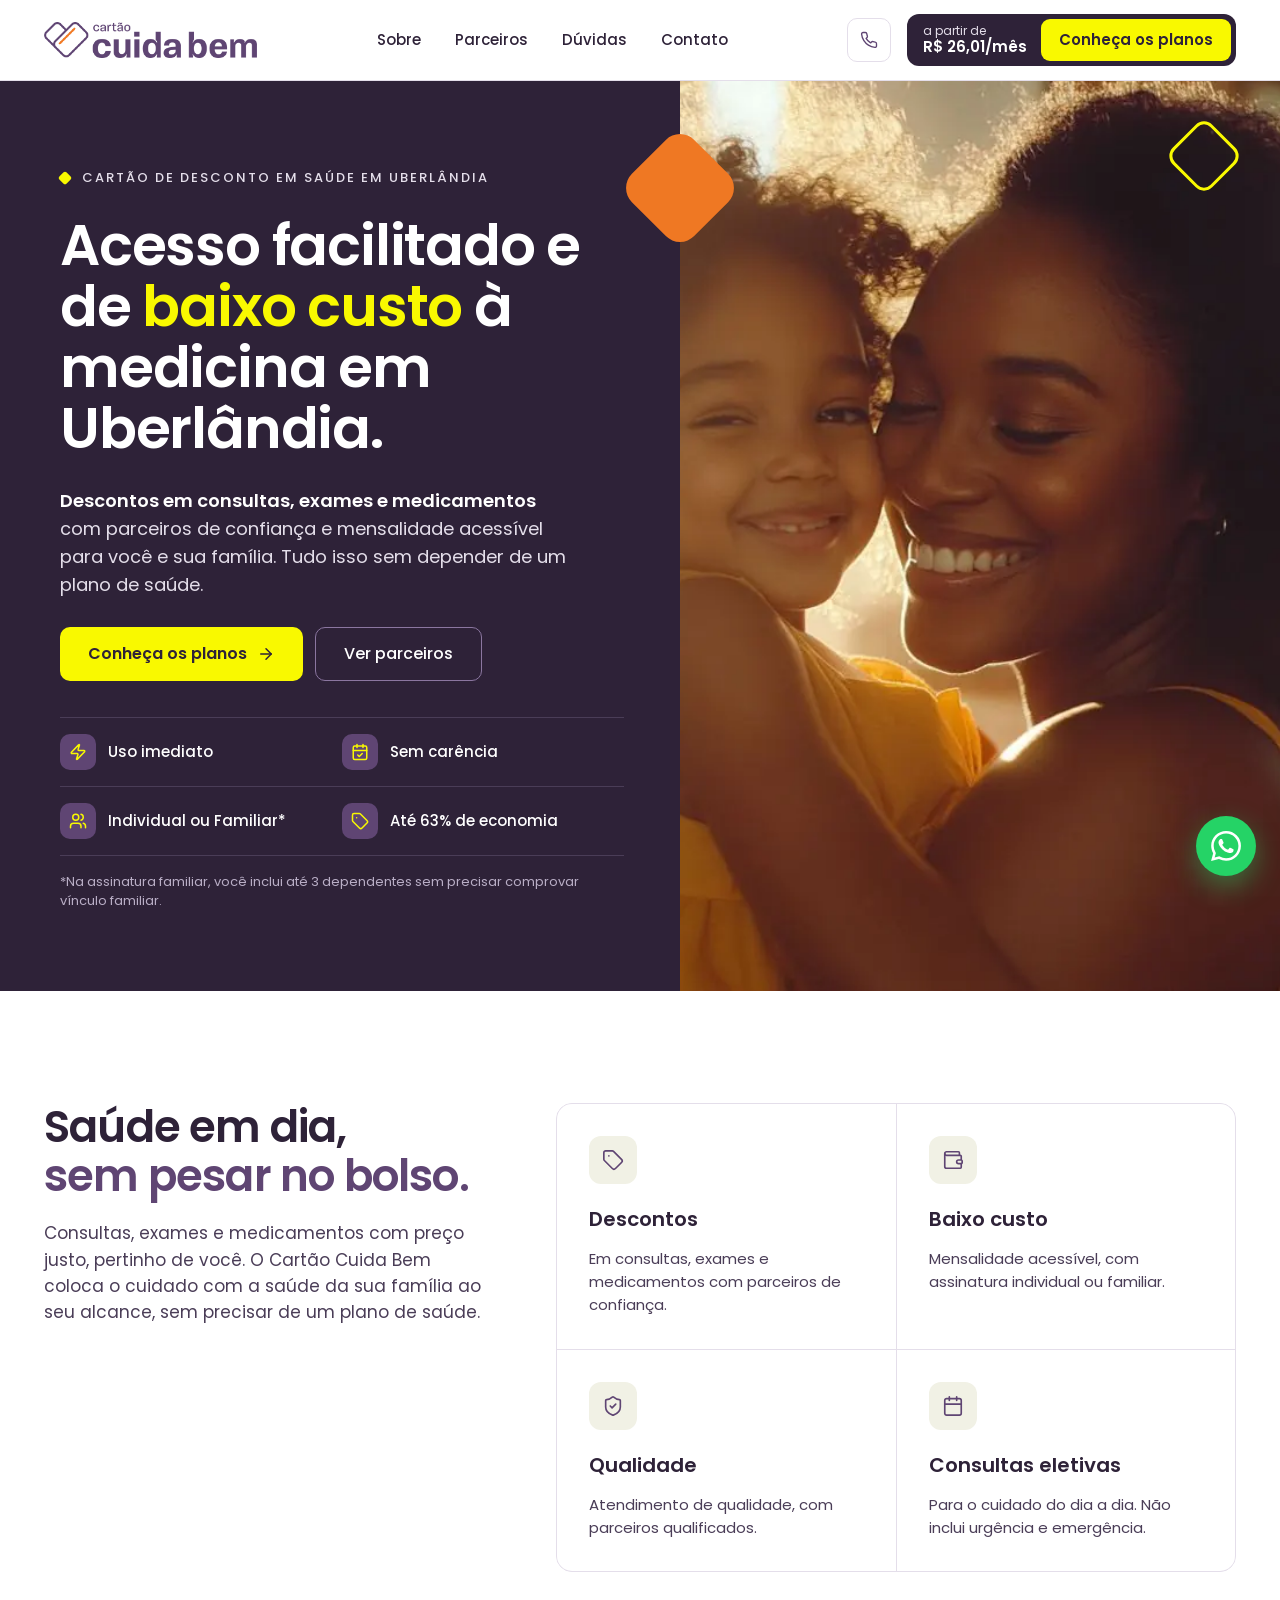
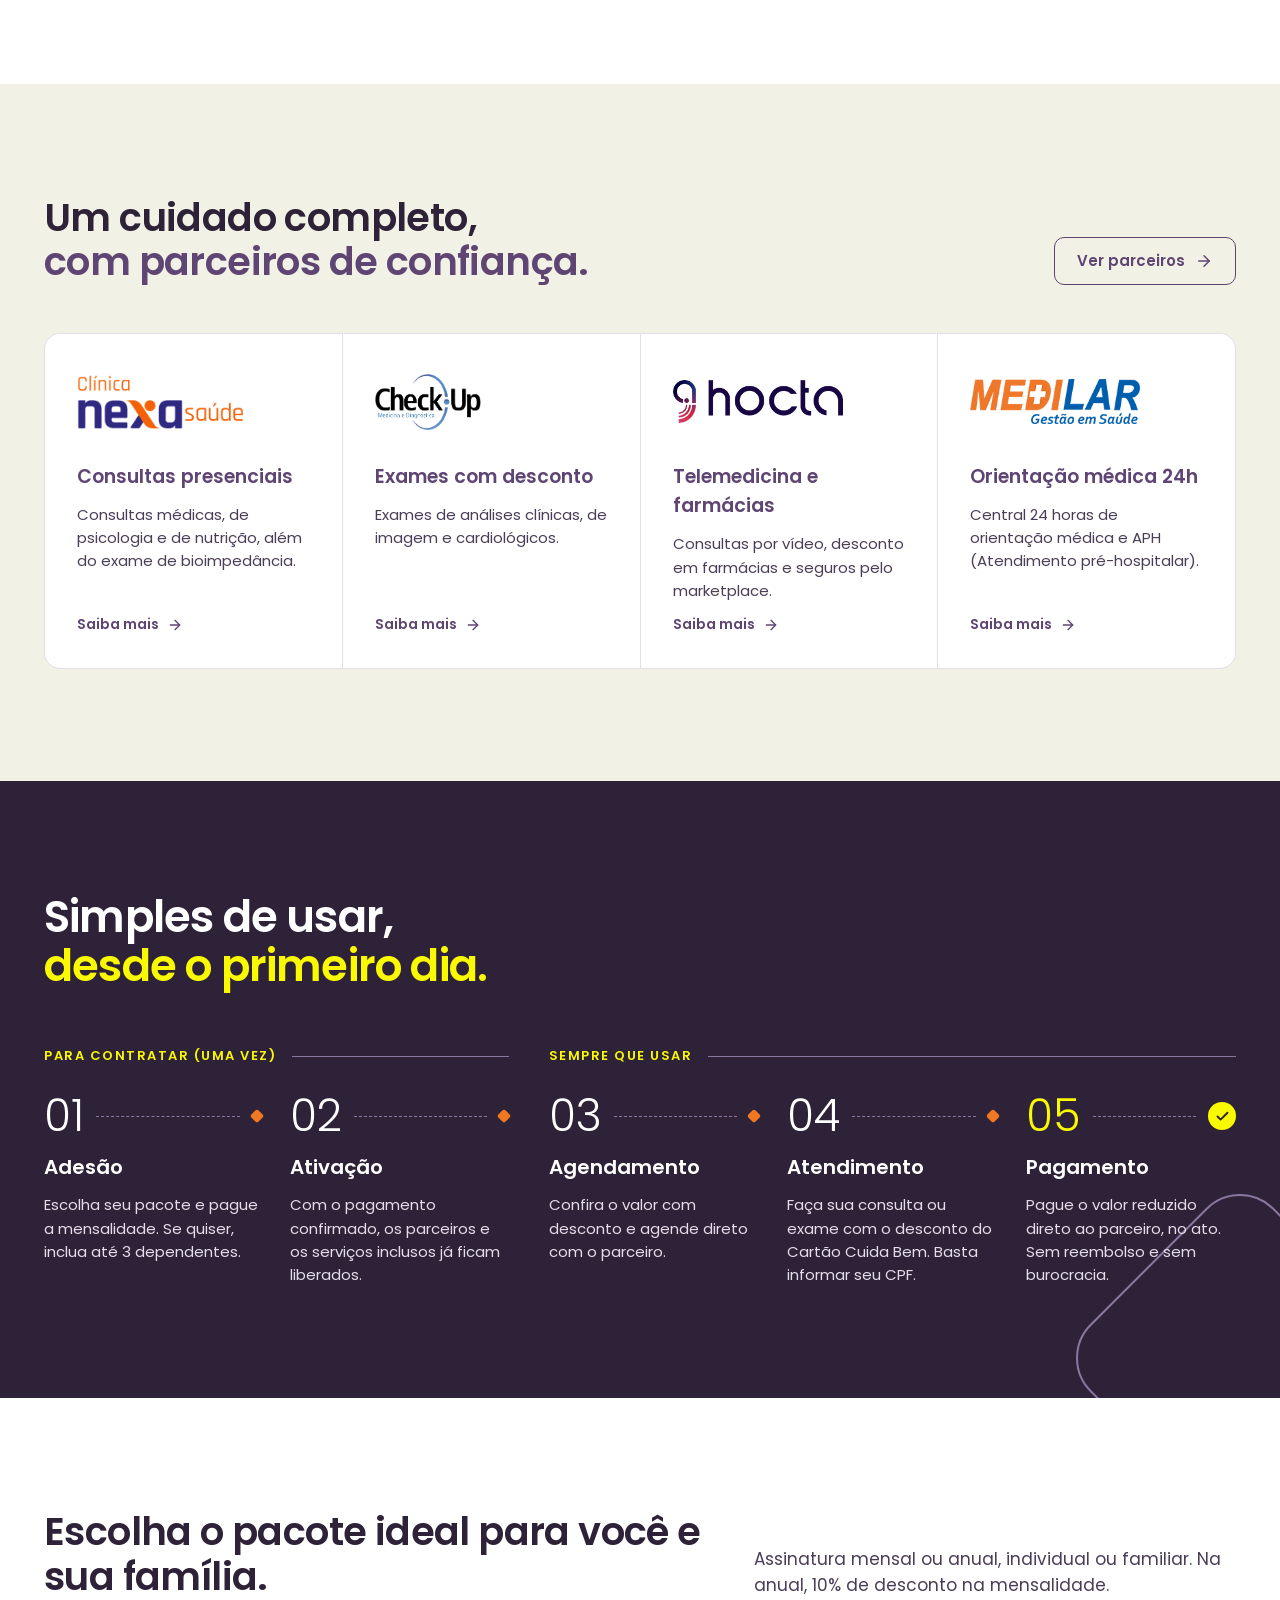
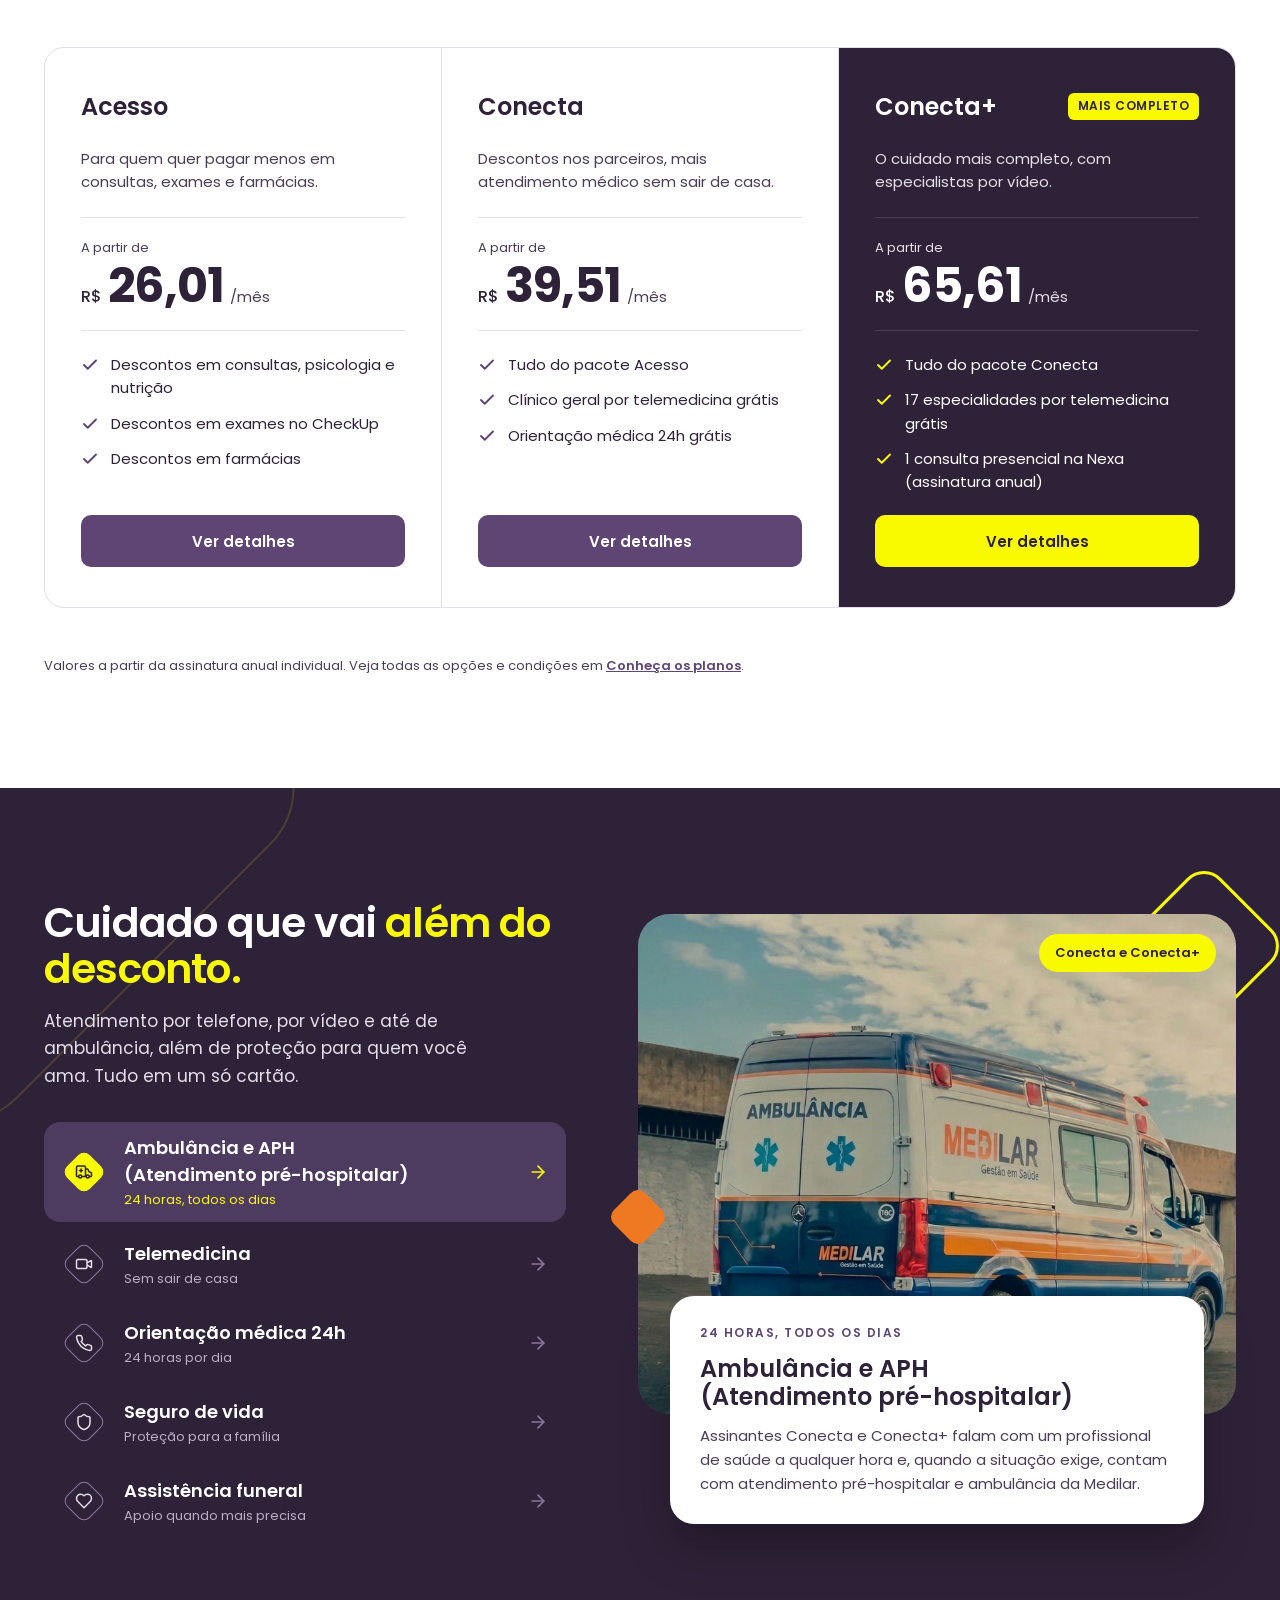
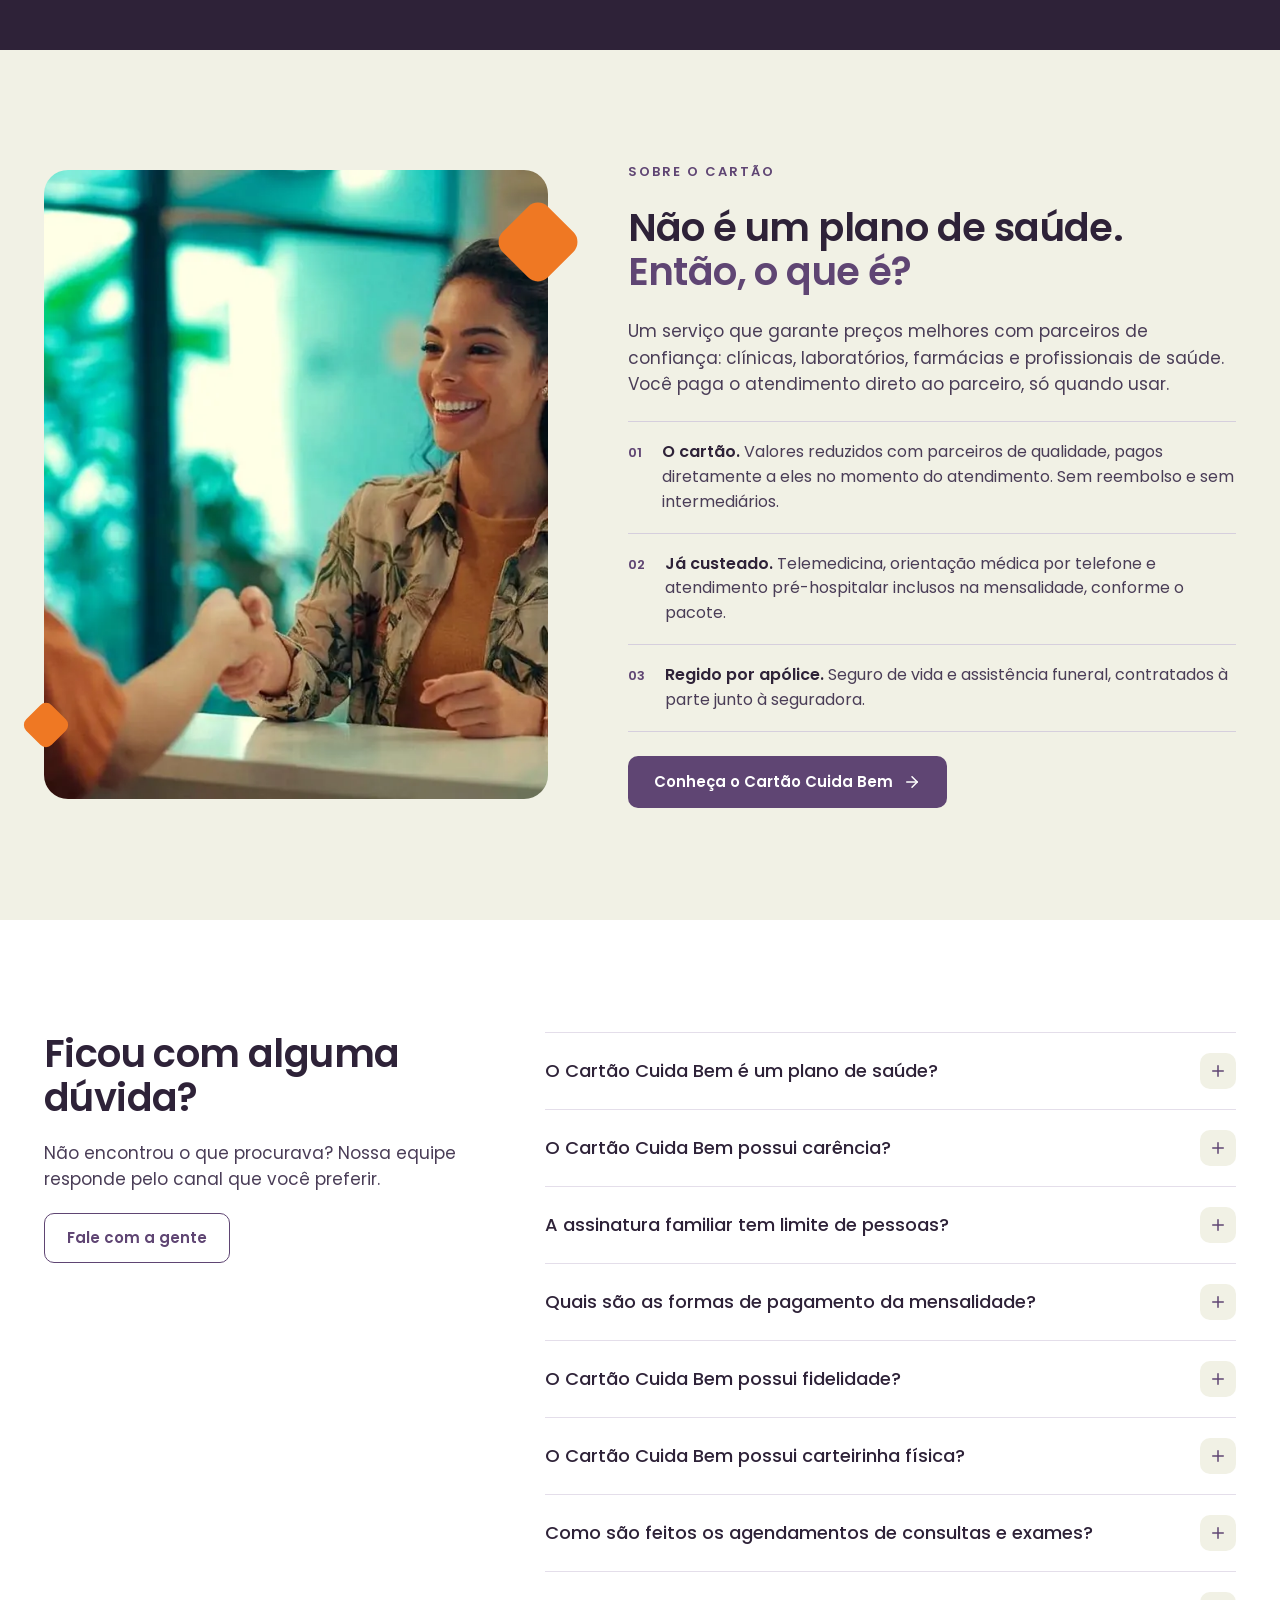
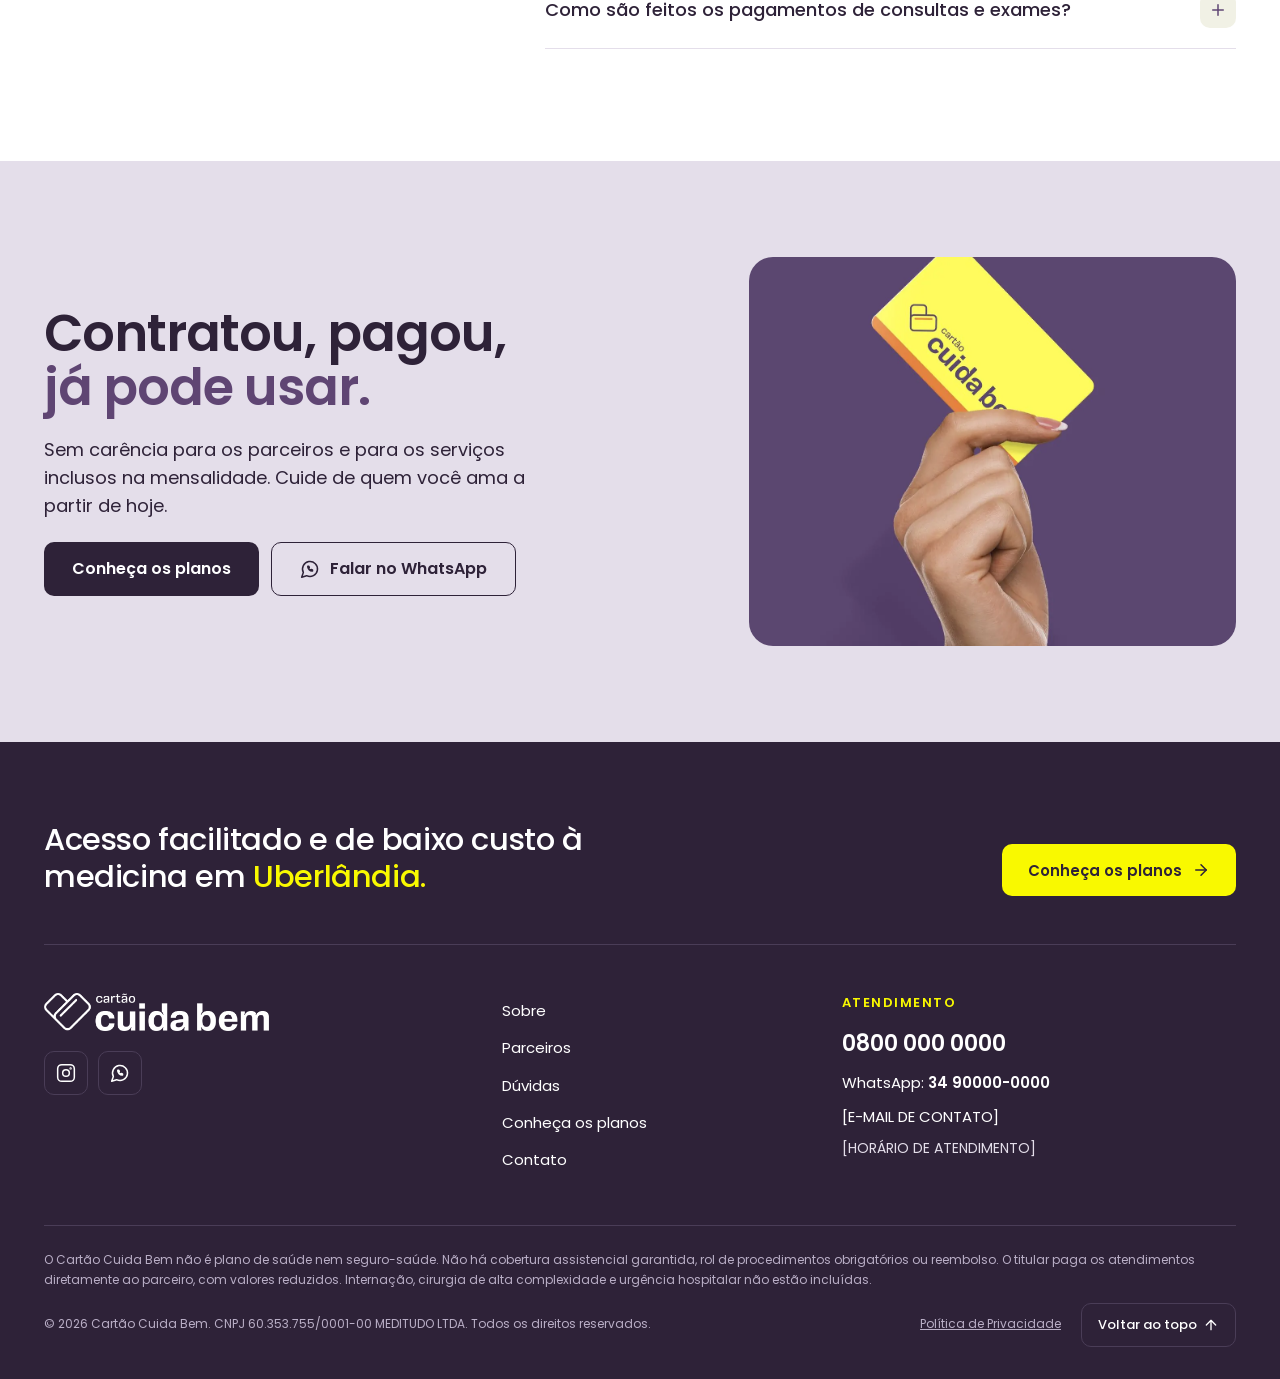
<file: index.html>
<!doctype html>
<html lang="pt-BR">
<head>
<meta charset="utf-8">
<meta name="viewport" content="width=device-width, initial-scale=1">
<meta http-equiv="Content-Security-Policy" content="default-src 'self'; script-src 'self'; style-src 'self' 'unsafe-inline'; img-src 'self' data:; font-src 'self'; object-src 'self'; frame-src 'self'; connect-src 'self'; base-uri 'self'; form-action 'self'; upgrade-insecure-requests">
<meta name="referrer" content="strict-origin-when-cross-origin">
<title>Cartão Cuida Bem | Descontos em saúde para você e sua família</title>
<meta name="description" content="Cartão Cuida Bem: descontos em consultas, exames e farmácias em Uberlândia, sem carência. Assinatura individual ou familiar a partir de R$ 26,01 por mês.">
<meta name="robots" content="index, follow, max-image-preview:large">
<link rel="canonical" href="https://www.cartaocuidabem.com.br/">
<meta name="theme-color" content="#5F4573">
<link rel="icon" href="favicon.ico" sizes="48x48">
<link rel="icon" type="image/png" sizes="48x48" href="assets/img/favicon-48.png">
<link rel="icon" type="image/png" sizes="96x96" href="assets/img/favicon-96.png">
<link rel="icon" type="image/png" sizes="192x192" href="assets/img/favicon-192.png">
<link rel="apple-touch-icon" href="assets/img/apple-touch-icon.png">
<meta property="og:type" content="website">
<meta property="og:locale" content="pt_BR">
<meta property="og:site_name" content="Cartão Cuida Bem">
<meta property="og:title" content="Cartão Cuida Bem | Descontos em saúde para você e sua família">
<meta property="og:description" content="Cartão Cuida Bem: descontos em consultas, exames e farmácias em Uberlândia, sem carência. Assinatura individual ou familiar a partir de R$ 26,01 por mês.">
<meta property="og:url" content="https://www.cartaocuidabem.com.br/">
<meta property="og:image" content="https://www.cartaocuidabem.com.br/assets/img/og-cartao-cuida-bem.jpg">
<meta property="og:image:width" content="1200">
<meta property="og:image:height" content="630">
<meta property="og:image:alt" content="Cartão Cuida Bem: cartão de desconto em saúde em Uberlândia">
<meta name="twitter:card" content="summary_large_image">
<link rel="preload" href="assets/fonts/poppins-latin-500-normal.woff2" as="font" type="font/woff2" crossorigin>
<link rel="preload" href="assets/fonts/poppins-latin-600-normal.woff2" as="font" type="font/woff2" crossorigin>
<link rel="stylesheet" href="assets/css/site.css?v=5945e315">
<script type="application/ld+json">{"@context":"https://schema.org","@graph":[{"@type":"Organization","@id":"https://www.cartaocuidabem.com.br/#organizacao","name":"Cartão Cuida Bem","legalName":"MEDITUDO LTDA","taxID":"60.353.755/0001-00","url":"https://www.cartaocuidabem.com.br/","logo":{"@type":"ImageObject","url":"https://www.cartaocuidabem.com.br/assets/img/icone-512.png","width":512,"height":512},"image":"https://www.cartaocuidabem.com.br/assets/img/og-cartao-cuida-bem.jpg","description":"Cartão de desconto em saúde por assinatura, com parceiros de confiança em Uberlândia (MG). Não é plano de saúde.","address":{"@type":"PostalAddress","addressLocality":"Uberlândia","addressRegion":"MG","addressCountry":"BR"},"areaServed":{"@type":"City","name":"Uberlândia"},"sameAs":["https://www.instagram.com/cartao.cuidabem"]},{"@type":"WebSite","@id":"https://www.cartaocuidabem.com.br/#site","name":"Cartão Cuida Bem","url":"https://www.cartaocuidabem.com.br/","inLanguage":"pt-BR","publisher":{"@id":"https://www.cartaocuidabem.com.br/#organizacao"}},{"@type":"WebPage","@id":"https://www.cartaocuidabem.com.br/#pagina","url":"https://www.cartaocuidabem.com.br/","name":"Cartão Cuida Bem | Descontos em saúde para você e sua família","description":"Cartão Cuida Bem: descontos em consultas, exames e farmácias em Uberlândia, sem carência. Assinatura individual ou familiar a partir de R$ 26,01 por mês.","inLanguage":"pt-BR","isPartOf":{"@id":"https://www.cartaocuidabem.com.br/#site"},"about":{"@id":"https://www.cartaocuidabem.com.br/#organizacao"}},{"@type":"FAQPage","@id":"https://www.cartaocuidabem.com.br/#duvidas","mainEntity":[{"@type":"Question","name":"O Cartão Cuida Bem é um plano de saúde?","acceptedAnswer":{"@type":"Answer","text":"Não. É um serviço que oferece condições melhores de preço com parceiros de confiança (clínicas, laboratórios, farmácias e profissionais), mediante o pagamento de uma mensalidade. Você paga o atendimento diretamente ao parceiro, no momento do uso. Não há cobertura assistencial garantida, rol de procedimentos, reembolso nem atendimentos hospitalares."}},{"@type":"Question","name":"O Cartão Cuida Bem possui carência?","acceptedAnswer":{"@type":"Answer","text":"Não. O acesso aos parceiros e aos serviços inclusos na mensalidade é liberado assim que a contratação e o pagamento são confirmados. Os benefícios securitários (seguro de vida e assistência funeral) seguem as carências definidas na apólice da seguradora."}},{"@type":"Question","name":"A assinatura familiar tem limite de pessoas?","acceptedAnswer":{"@type":"Answer","text":"A assinatura familiar inclui 1 titular e até 3 dependentes, sem necessidade de comprovar vínculo familiar. Se quiser incluir mais pessoas, cada pessoa adicional é cobrada pelo valor da assinatura individual do mesmo pacote."}},{"@type":"Question","name":"Quais são as formas de pagamento da mensalidade?","acceptedAnswer":{"@type":"Answer","text":"Pix ou cartão de crédito. A assinatura anual pode ser parcelada em até 12 vezes."}},{"@type":"Question","name":"O Cartão Cuida Bem possui fidelidade?","acceptedAnswer":{"@type":"Answer","text":"A assinatura mensal não tem fidelidade. Já a assinatura anual tem fidelidade de 12 meses: se for cancelada antes do fim desse período, é cobrada multa de 50% sobre o valor das parcelas restantes. Exemplo: se o cancelamento for solicitado após 6 meses de uso, a multa será de 50% da soma das 6 parcelas restantes."}},{"@type":"Question","name":"O Cartão Cuida Bem possui carteirinha física?","acceptedAnswer":{"@type":"Answer","text":"Não. O próprio parceiro confirma o seu cadastro pelo CPF, na hora do atendimento."}},{"@type":"Question","name":"Como são feitos os agendamentos de consultas e exames?","acceptedAnswer":{"@type":"Answer","text":"Diretamente com o parceiro que fará o atendimento, através do canal informado na seção Parceiros."}},{"@type":"Question","name":"Como são feitos os pagamentos de consultas e exames?","acceptedAnswer":{"@type":"Answer","text":"Diretamente ao parceiro que fará a consulta ou o exame, no momento do atendimento, já com o valor reduzido do cartão."}}]}]}</script>
</head>
<body>
<a class="pular" href="#conteudo">Pular para o conteúdo</a>
<div id="topo" style="width: 100%; background: #FFFFFF; font-family: 'Poppins', system-ui, sans-serif; color: #2E2238; line-height: 1.55">
<header style="position: sticky; top: 0; z-index: 30; background: #FFFFFF; box-shadow: 0 1px 0 #E4DEEA">
<div style="max-width: 1240px; margin: 0 auto; padding: 12px 24px; min-height: 80px; box-sizing: border-box; display: flex; flex-wrap: wrap; align-items: center; gap: 12px 32px">
<a href="index.html" aria-label="Cartão Cuida Bem, página inicial" style="display: block; flex: 0 0 auto"><img src="assets/img/logo-roxo.png" alt="Cartão Cuida Bem" style="height: 36px; display: block"></a>
<button type="button" class="menu-botao" aria-controls="menu-principal" aria-expanded="false" aria-label="Menu" style="margin-left: auto; width: 48px; height: 48px; border: 1px solid #E4DEEA; border-radius: 10px; background: #FFFFFF; color: #2E2238; align-items: center; justify-content: center; cursor: pointer; padding: 0"><svg class="menu-botao__abrir" aria-hidden="true" width="24" height="24" viewBox="0 0 24 24" fill="none" stroke="currentColor" stroke-width="2" stroke-linecap="round"><path d="M4 7h16M4 12h16M4 17h16"></path></svg><svg class="menu-botao__fechar" aria-hidden="true" width="24" height="24" viewBox="0 0 24 24" fill="none" stroke="currentColor" stroke-width="2" stroke-linecap="round"><path d="M6 6l12 12M18 6 6 18"></path></svg></button>
<div class="menu-painel" id="menu-principal">
<nav aria-label="Menu principal" style="display: flex; flex-wrap: wrap; gap: 4px 6px; flex: 1 1 auto; justify-content: center; align-items: center">
<a href="sobre.html" style="color: #2E2238; text-decoration: none; font-weight: 500; font-size: 15px; padding: 10px 14px; border-radius: 8px">Sobre</a>
<a href="sobre.html#parceiros" style="color: #2E2238; text-decoration: none; font-weight: 500; font-size: 15px; padding: 10px 14px; border-radius: 8px">Parceiros</a>
<a href="#duvidas" style="color: #2E2238; text-decoration: none; font-weight: 500; font-size: 15px; padding: 10px 14px; border-radius: 8px">Dúvidas</a>
<a href="contato.html" style="color: #2E2238; text-decoration: none; font-weight: 500; font-size: 15px; padding: 10px 14px; border-radius: 8px">Contato</a>
</nav>
<div style="display: flex; flex-wrap: wrap; align-items: center; gap: 12px 16px">
<div class="tel-topo" style="position: relative">
<button type="button" class="tel-topo__icone" aria-expanded="false" aria-controls="tel-topo-info" aria-label="Central de atendimento" style="display: flex; width: 44px; height: 44px; border-radius: 10px; border: 1px solid #E4DEEA; background: #FFFFFF; color: #5F4573; align-items: center; justify-content: center; cursor: pointer; padding: 0"><svg aria-hidden="true" width="18" height="18" viewBox="0 0 24 24" fill="none" stroke="currentColor" stroke-width="1.8" stroke-linecap="round" stroke-linejoin="round"><path d="M22 16.92v3a2 2 0 0 1-2.18 2 19.79 19.79 0 0 1-8.63-3.07 19.5 19.5 0 0 1-6-6 19.79 19.79 0 0 1-3.07-8.67A2 2 0 0 1 4.11 2h3a2 2 0 0 1 2 1.72 12.84 12.84 0 0 0 .7 2.81 2 2 0 0 1-.45 2.11L8.09 9.91a16 16 0 0 0 6 6l1.27-1.27a2 2 0 0 1 2.11-.45 12.84 12.84 0 0 0 2.81.7A2 2 0 0 1 22 16.92z"></path></svg></button>
<a id="tel-topo-info" class="tel-topo__info" href="tel:08000000000" style="display: flex; flex-direction: column; line-height: 1.25; text-decoration: none; color: #2E2238; white-space: nowrap"><span style="font-size: 12px; color: #4A3D57">Central de atendimento</span><strong style="font-size: 16px; font-weight: 600">0800 000 0000</strong></a>
</div>
<a href="planos.html" class="cta-topo" style="display: inline-flex; align-items: center; gap: 14px; padding: 5px 5px 5px 16px; border-radius: 12px; background: #2E2238; text-decoration: none; white-space: nowrap"><span style="display: flex; flex-direction: column; line-height: 1.2; font-size: 12px; color: #E4DEEA">a partir de<strong style="font-size: 15px; font-weight: 600; color: #FFFFFF">R$ 26,01/mês</strong></span><span class="cta-topo__botao" style="display: inline-flex; align-items: center; min-height: 42px; padding: 0 18px; border-radius: 9px; background: #F9F900; color: #2E2238; font-weight: 600; font-size: 15px">Conheça os planos</span></a>
</div>
</div>
</div>
</header>
<main id="conteudo">
<section style="background: #2E2238; color: #FFFFFF; position: relative; overflow: hidden">
<div style="display: flex; flex-wrap: wrap; min-height: 640px">
<div style="flex: 1 1 560px; min-width: 0; display: flex; justify-content: flex-end">
<div style="width: 100%; max-width: 644px; padding: 88px 56px 80px 24px; box-sizing: border-box; display: flex; flex-direction: column; gap: 28px">
<p style="margin: 0; display: flex; align-items: center; gap: 12px; font-size: 13px; font-weight: 500; letter-spacing: 2px; text-transform: uppercase; color: #E4DEEA"><span aria-hidden="true" style="width: 10px; height: 10px; border-radius: 2px; background: #F9F900; transform: rotate(45deg)"></span>Cartão de desconto em saúde em Uberlândia</p>
<h1 style="margin: 0; font-size: clamp(36px, 4.4vw, 60px); line-height: 1.08; font-weight: 600; letter-spacing: -1.2px">Acesso facilitado e de <span style="color: #F9F900">baixo custo</span> à medicina em Uberlândia.</h1>
<p style="margin: 0; font-size: 18px; color: #E4DEEA; max-width: 520px"><strong style="color: #FFFFFF; font-weight: 600">Descontos em consultas, exames e medicamentos</strong> com parceiros de confiança e mensalidade acessível para você e sua família. Tudo isso sem depender de um plano de saúde.</p>
<div style="display: flex; flex-wrap: wrap; gap: 12px">
<a href="planos.html" style="display: inline-flex; align-items: center; gap: 10px; min-height: 54px; padding: 0 28px; border-radius: 10px; background: #F9F900; color: #2E2238; font-weight: 600; font-size: 16px; text-decoration: none">Conheça os planos
<svg aria-hidden="true" width="18" height="18" viewBox="0 0 24 24" fill="none" stroke="currentColor" stroke-width="2" stroke-linecap="round" stroke-linejoin="round"><path d="M5 12h14"></path><path d="m12 5 7 7-7 7"></path></svg></a>
<a href="sobre.html#parceiros" style="display: inline-flex; align-items: center; min-height: 54px; padding: 0 28px; border-radius: 10px; border: 1.5px solid #8B76A0; color: #FFFFFF; font-weight: 500; font-size: 16px; text-decoration: none; box-sizing: border-box">Ver parceiros</a>
</div>
<div style="display: grid; grid-template-columns: repeat(auto-fit, minmax(min(100%, 210px), 1fr)); border-top: 1px solid #4A3D57; margin-top: 8px">
<div style="display: flex; align-items: center; gap: 12px; padding: 16px 0; border-bottom: 1px solid #4A3D57; font-size: 15px; font-weight: 500">
<span style="display: flex; flex: 0 0 auto; width: 36px; height: 36px; border-radius: 10px; background: #5F4573; color: #F9F900; align-items: center; justify-content: center"><svg aria-hidden="true" width="18" height="18" viewBox="0 0 24 24" fill="none" stroke="currentColor" stroke-width="2" stroke-linecap="round" stroke-linejoin="round"><path d="M4 14a1 1 0 0 1-.78-1.63l9.9-10.2a.5.5 0 0 1 .86.46l-1.92 6.02A1 1 0 0 0 13 10h7a1 1 0 0 1 .78 1.63l-9.9 10.2a.5.5 0 0 1-.86-.46l1.92-6.02A1 1 0 0 0 11 14z"></path><path d=""></path><path d=""></path></svg></span>Uso imediato</div>
<div style="display: flex; align-items: center; gap: 12px; padding: 16px 0; border-bottom: 1px solid #4A3D57; font-size: 15px; font-weight: 500">
<span style="display: flex; flex: 0 0 auto; width: 36px; height: 36px; border-radius: 10px; background: #5F4573; color: #F9F900; align-items: center; justify-content: center"><svg aria-hidden="true" width="18" height="18" viewBox="0 0 24 24" fill="none" stroke="currentColor" stroke-width="2" stroke-linecap="round" stroke-linejoin="round"><path d="M5 4h14a2 2 0 0 1 2 2v14a2 2 0 0 1-2 2H5a2 2 0 0 1-2-2V6a2 2 0 0 1 2-2z"></path><path d="M16 2v4M8 2v4M3 10h18"></path><path d="m9 16 2 2 4-4"></path></svg></span>Sem carência</div>
<div style="display: flex; align-items: center; gap: 12px; padding: 16px 0; border-bottom: 1px solid #4A3D57; font-size: 15px; font-weight: 500">
<span style="display: flex; flex: 0 0 auto; width: 36px; height: 36px; border-radius: 10px; background: #5F4573; color: #F9F900; align-items: center; justify-content: center"><svg aria-hidden="true" width="18" height="18" viewBox="0 0 24 24" fill="none" stroke="currentColor" stroke-width="2" stroke-linecap="round" stroke-linejoin="round"><path d="M16 21v-2a4 4 0 0 0-4-4H6a4 4 0 0 0-4 4v2"></path><path d="M13 7a4 4 0 1 1-8 0 4 4 0 0 1 8 0"></path><path d="M22 21v-2a4 4 0 0 0-3-3.87M16 3.13a4 4 0 0 1 0 7.75"></path></svg></span>Individual ou Familiar*</div>
<div style="display: flex; align-items: center; gap: 12px; padding: 16px 0; border-bottom: 1px solid #4A3D57; font-size: 15px; font-weight: 500">
<span style="display: flex; flex: 0 0 auto; width: 36px; height: 36px; border-radius: 10px; background: #5F4573; color: #F9F900; align-items: center; justify-content: center"><svg aria-hidden="true" width="18" height="18" viewBox="0 0 24 24" fill="none" stroke="currentColor" stroke-width="2" stroke-linecap="round" stroke-linejoin="round"><path d="M12.586 2.586A2 2 0 0 0 11.172 2H4a2 2 0 0 0-2 2v7.172a2 2 0 0 0 .586 1.414l8.704 8.704a2.426 2.426 0 0 0 3.42 0l6.58-6.58a2.426 2.426 0 0 0 0-3.42z"></path><path d="M7.5 7.5h.01"></path><path d=""></path></svg></span>Até 63% de economia</div>
</div>
<p style="margin: -12px 0 0; font-size: 13px; line-height: 1.5; color: #B9AEC6">*Na assinatura familiar, você inclui até 3 dependentes sem precisar comprovar vínculo familiar.</p>
</div>
</div>
<div style="flex: 1 1 480px; min-width: 0; position: relative; min-height: 440px">
<img fetchpriority="high" src="assets/img/hero.webp" alt="Mãe e filha sorrindo abraçadas em casa" style="position: absolute; inset: 0; width: 100%; height: 100%; object-fit: cover">
<img class="hero-slide hero-slide--2" src="assets/img/familia.webp" alt="Pai, mãe e filha sorrindo juntos na cozinha de casa" loading="lazy" style="position: absolute; inset: 0; width: 100%; height: 100%; object-fit: cover; object-position: 55% center">
<img class="hero-slide hero-slide--3" src="assets/img/avo.webp" alt="Avô dançando com a neta na sala de casa" loading="lazy" style="position: absolute; inset: 0; width: 100%; height: 100%; object-fit: cover; object-position: 45% center">
<div aria-hidden="true" style="position: absolute; left: -44px; top: 64px; width: 88px; height: 88px; border-radius: 20px; background: #EF7823; transform: rotate(45deg)"></div>
<div aria-hidden="true" style="position: absolute; right: 48px; top: 48px; width: 56px; height: 56px; border-radius: 12px; border: 3px solid #F9F900; transform: rotate(45deg)"></div>
</div>
</div>
</section>
<section style="background: #FFFFFF">
<div style="max-width: 1240px; margin: 0 auto; padding: 112px 24px; box-sizing: border-box; display: flex; flex-wrap: wrap; gap: 56px 72px; align-items: flex-start">
<div style="flex: 1 1 360px; min-width: 0; display: flex; flex-direction: column; gap: 20px">
<h2 style="margin: 0; font-size: clamp(32px, 3.4vw, 46px); line-height: 1.12; font-weight: 600; letter-spacing: -0.8px">Saúde em dia, <span style="color: #5F4573"><br>sem pesar no bolso.</span></h2>
<p style="margin: 0; font-size: 17px; color: #4A3D57">Consultas, exames e medicamentos com preço justo, pertinho de você. O Cartão Cuida Bem coloca o cuidado com a saúde da sua família ao seu alcance, sem precisar de um plano de saúde.</p>
</div>
<div style="flex: 1.5 1 560px; min-width: 0; display: grid; grid-template-columns: repeat(auto-fit, minmax(min(100%, 250px), 1fr)); gap: 1px; background: #E4DEEA; border: 1px solid #E4DEEA; border-radius: 16px; overflow: hidden">
<div style="background: #FFFFFF; padding: 32px; display: flex; flex-direction: column; gap: 12px">
<span style="display: flex; width: 48px; height: 48px; border-radius: 12px; background: #F1F1E5; color: #5F4573; align-items: center; justify-content: center"><svg aria-hidden="true" width="22" height="22" viewBox="0 0 24 24" fill="none" stroke="currentColor" stroke-width="1.8" stroke-linecap="round" stroke-linejoin="round"><path d="M12.586 2.586A2 2 0 0 0 11.172 2H4a2 2 0 0 0-2 2v7.172a2 2 0 0 0 .586 1.414l8.704 8.704a2.426 2.426 0 0 0 3.42 0l6.58-6.58a2.426 2.426 0 0 0 0-3.42z"></path><path d="M7.5 7.5h.01"></path></svg></span>
<h3 style="margin: 8px 0 0; font-size: 20px; font-weight: 600; color: #2E2238">Descontos</h3>
<p style="margin: 0; font-size: 15px; color: #4A3D57">Em consultas, exames e medicamentos com parceiros de confiança.</p>
</div>
<div style="background: #FFFFFF; padding: 32px; display: flex; flex-direction: column; gap: 12px">
<span style="display: flex; width: 48px; height: 48px; border-radius: 12px; background: #F1F1E5; color: #5F4573; align-items: center; justify-content: center"><svg aria-hidden="true" width="22" height="22" viewBox="0 0 24 24" fill="none" stroke="currentColor" stroke-width="1.8" stroke-linecap="round" stroke-linejoin="round"><path d="M19 7V4a1 1 0 0 0-1-1H5a2 2 0 0 0 0 4h15a1 1 0 0 1 1 1v4h-3a2 2 0 0 0 0 4h3a1 1 0 0 0 1-1v-2a1 1 0 0 0-1-1"></path><path d="M3 5v14a2 2 0 0 0 2 2h15a1 1 0 0 0 1-1v-4"></path></svg></span>
<h3 style="margin: 8px 0 0; font-size: 20px; font-weight: 600; color: #2E2238">Baixo custo</h3>
<p style="margin: 0; font-size: 15px; color: #4A3D57">Mensalidade acessível, com assinatura individual ou familiar.</p>
</div>
<div style="background: #FFFFFF; padding: 32px; display: flex; flex-direction: column; gap: 12px">
<span style="display: flex; width: 48px; height: 48px; border-radius: 12px; background: #F1F1E5; color: #5F4573; align-items: center; justify-content: center"><svg aria-hidden="true" width="22" height="22" viewBox="0 0 24 24" fill="none" stroke="currentColor" stroke-width="1.8" stroke-linecap="round" stroke-linejoin="round"><path d="M20 13c0 5-3.5 7.5-7.66 8.95a1 1 0 0 1-.67-.01C7.5 20.5 4 18 4 13V6a1 1 0 0 1 1-1c2 0 4.5-1.2 6.24-2.72a1.17 1.17 0 0 1 1.52 0C14.51 3.81 17 5 19 5a1 1 0 0 1 1 1z"></path><path d="m9 12 2 2 4-4"></path></svg></span>
<h3 style="margin: 8px 0 0; font-size: 20px; font-weight: 600; color: #2E2238">Qualidade</h3>
<p style="margin: 0; font-size: 15px; color: #4A3D57">Atendimento de qualidade, com parceiros qualificados.</p>
</div>
<div style="background: #FFFFFF; padding: 32px; display: flex; flex-direction: column; gap: 12px">
<span style="display: flex; width: 48px; height: 48px; border-radius: 12px; background: #F1F1E5; color: #5F4573; align-items: center; justify-content: center"><svg aria-hidden="true" width="22" height="22" viewBox="0 0 24 24" fill="none" stroke="currentColor" stroke-width="1.8" stroke-linecap="round" stroke-linejoin="round"><path d="M5 4h14a2 2 0 0 1 2 2v14a2 2 0 0 1-2 2H5a2 2 0 0 1-2-2V6a2 2 0 0 1 2-2z"></path><path d="M16 2v4M8 2v4M3 10h18"></path></svg></span>
<h3 style="margin: 8px 0 0; font-size: 20px; font-weight: 600; color: #2E2238">Consultas eletivas</h3>
<p style="margin: 0; font-size: 15px; color: #4A3D57">Para o cuidado do dia a dia. Não inclui urgência e emergência.</p>
</div>
</div>
</div>
</section>
<section style="background: #F1F1E5">
<div style="max-width: 1240px; margin: 0 auto; padding: 112px 24px; box-sizing: border-box; display: flex; flex-direction: column; gap: 48px">
<div style="display: flex; flex-wrap: wrap; align-items: flex-end; justify-content: space-between; gap: 20px">
<h2 style="margin: 0; flex: 1 1 560px; min-width: 0; font-size: clamp(30px, 3vw, 42px); line-height: 1.15; font-weight: 600; letter-spacing: -0.6px">Um cuidado completo, <span style="color: #5F4573"><br>com parceiros de confiança.</span></h2>
<a href="sobre.html#parceiros" style="display: inline-flex; align-items: center; gap: 10px; min-height: 48px; padding: 0 22px; border-radius: 10px; border: 1.5px solid #5F4573; color: #5F4573; font-weight: 600; font-size: 15px; text-decoration: none; box-sizing: border-box">Ver parceiros
<svg aria-hidden="true" width="18" height="18" viewBox="0 0 24 24" fill="none" stroke="currentColor" stroke-width="2" stroke-linecap="round" stroke-linejoin="round"><path d="M5 12h14"></path><path d="m12 5 7 7-7 7"></path></svg></a>
</div>
<div style="display: grid; grid-template-columns: repeat(auto-fit, minmax(min(100%, 250px), 1fr)); gap: 1px; background: #E4DEEA; border: 1px solid #E4DEEA; border-radius: 16px; overflow: hidden">
<a href="sobre.html#parceiros" style="background: #FFFFFF; padding: 32px; display: flex; flex-direction: column; gap: 12px; text-decoration: none; color: #2E2238">
<div style="height: 72px; display: flex; align-items: center"><img loading="lazy" decoding="async" src="assets/img/p-nexa.png" alt="Clínica Nexa" style="max-height: 56px; max-width: 170px; object-fit: contain"></div>
<h3 style="margin: 12px 0 0; font-size: 19px; font-weight: 600; color: #5F4573">Consultas presenciais</h3>
<p style="margin: 0; font-size: 15px; color: #4A3D57; flex: 1 1 auto">Consultas médicas, de psicologia e de nutrição, além do exame de bioimpedância.</p>
<span style="display: inline-flex; align-items: center; gap: 8px; font-size: 14px; font-weight: 600; color: #5F4573">Saiba mais <svg aria-hidden="true" width="16" height="16" viewBox="0 0 24 24" fill="none" stroke="currentColor" stroke-width="2" stroke-linecap="round" stroke-linejoin="round"><path d="M5 12h14"></path><path d="m12 5 7 7-7 7"></path></svg></span>
</a>
<a href="sobre.html#parceiros" style="background: #FFFFFF; padding: 32px; display: flex; flex-direction: column; gap: 12px; text-decoration: none; color: #2E2238">
<div style="height: 72px; display: flex; align-items: center"><img loading="lazy" decoding="async" src="assets/img/p-checkup.png" alt="CheckUp" style="max-height: 56px; max-width: 170px; object-fit: contain"></div>
<h3 style="margin: 12px 0 0; font-size: 19px; font-weight: 600; color: #5F4573">Exames com desconto</h3>
<p style="margin: 0; font-size: 15px; color: #4A3D57; flex: 1 1 auto">Exames de análises clínicas, de imagem e cardiológicos.</p>
<span style="display: inline-flex; align-items: center; gap: 8px; font-size: 14px; font-weight: 600; color: #5F4573">Saiba mais <svg aria-hidden="true" width="16" height="16" viewBox="0 0 24 24" fill="none" stroke="currentColor" stroke-width="2" stroke-linecap="round" stroke-linejoin="round"><path d="M5 12h14"></path><path d="m12 5 7 7-7 7"></path></svg></span>
</a>
<a href="sobre.html#parceiros" style="background: #FFFFFF; padding: 32px; display: flex; flex-direction: column; gap: 12px; text-decoration: none; color: #2E2238">
<div style="height: 72px; display: flex; align-items: center"><img loading="lazy" decoding="async" src="assets/img/p-hocta.png" alt="Hocta" style="max-height: 56px; max-width: 170px; object-fit: contain"></div>
<h3 style="margin: 12px 0 0; font-size: 19px; font-weight: 600; color: #5F4573">Telemedicina e farmácias</h3>
<p style="margin: 0; font-size: 15px; color: #4A3D57; flex: 1 1 auto">Consultas por vídeo, desconto em farmácias e seguros pelo marketplace.</p>
<span style="display: inline-flex; align-items: center; gap: 8px; font-size: 14px; font-weight: 600; color: #5F4573">Saiba mais <svg aria-hidden="true" width="16" height="16" viewBox="0 0 24 24" fill="none" stroke="currentColor" stroke-width="2" stroke-linecap="round" stroke-linejoin="round"><path d="M5 12h14"></path><path d="m12 5 7 7-7 7"></path></svg></span>
</a>
<a href="sobre.html#parceiros" style="background: #FFFFFF; padding: 32px; display: flex; flex-direction: column; gap: 12px; text-decoration: none; color: #2E2238">
<div style="height: 72px; display: flex; align-items: center"><img loading="lazy" decoding="async" src="assets/img/p-medilar.png" alt="Medilar" style="max-height: 56px; max-width: 170px; object-fit: contain"></div>
<h3 style="margin: 12px 0 0; font-size: 19px; font-weight: 600; color: #5F4573">Orientação médica 24h</h3>
<p style="margin: 0; font-size: 15px; color: #4A3D57; flex: 1 1 auto">Central 24 horas de orientação médica e APH (Atendimento pré-hospitalar).</p>
<span style="display: inline-flex; align-items: center; gap: 8px; font-size: 14px; font-weight: 600; color: #5F4573">Saiba mais <svg aria-hidden="true" width="16" height="16" viewBox="0 0 24 24" fill="none" stroke="currentColor" stroke-width="2" stroke-linecap="round" stroke-linejoin="round"><path d="M5 12h14"></path><path d="m12 5 7 7-7 7"></path></svg></span>
</a>
</div>
</div>
</section>
<section style="background: #2E2238; color: #FFFFFF; position: relative; overflow: hidden">
<div aria-hidden="true" style="position: absolute; right: -90px; bottom: -90px; width: 260px; height: 260px; border-radius: 48px; border: 2px solid #8B76A0; transform: rotate(45deg)"></div>
<div style="position: relative; max-width: 1240px; margin: 0 auto; padding: 112px 24px; box-sizing: border-box; display: flex; flex-direction: column; gap: 56px">
<h2 style="margin: 0; font-size: clamp(32px, 3.4vw, 46px); line-height: 1.12; font-weight: 600; letter-spacing: -0.8px">Simples de usar,<br><span style="color: #F9F900">desde o primeiro dia.</span></h2>
<div style="display: flex; flex-wrap: wrap; gap: 48px 40px">
<div style="flex: 2 1 380px; min-width: 0; display: flex; flex-direction: column; gap: 28px">
<div style="display: flex; align-items: center; gap: 16px">
<span style="font-size: 13px; font-weight: 600; letter-spacing: 1.5px; text-transform: uppercase; color: #F9F900; white-space: nowrap">Para contratar (uma vez)</span>
<span aria-hidden="true" style="flex: 1 1 auto; border-top: 1px solid #8B76A0"></span>
</div>
<ol start="1" style="list-style: none; margin: 0; padding: 0; display: grid; grid-template-columns: repeat(auto-fit, minmax(min(100%, 170px), 1fr)); gap: 32px 28px">
<li style="display: flex; flex-direction: column; gap: 10px">
<div style="display: flex; align-items: center; gap: 12px">
<span style="font-size: 44px; line-height: 1; font-weight: 300; color: #FFFFFF">01</span>
<span aria-hidden="true" style="flex: 1 1 auto; border-top: 1px dashed #8B76A0"></span>
<span aria-hidden="true" style="width: 10px; height: 10px; border-radius: 2px; background: #EF7823; transform: rotate(45deg)"></span>
</div>
<h3 style="margin: 4px 0 0; font-size: 20px; font-weight: 600">Adesão</h3>
<p style="margin: 0; font-size: 15px; color: #E4DEEA">Escolha seu pacote e pague a mensalidade. Se quiser, inclua até 3 dependentes.</p>
</li>
<li style="display: flex; flex-direction: column; gap: 10px">
<div style="display: flex; align-items: center; gap: 12px">
<span style="font-size: 44px; line-height: 1; font-weight: 300; color: #FFFFFF">02</span>
<span aria-hidden="true" style="flex: 1 1 auto; border-top: 1px dashed #8B76A0"></span>
<span aria-hidden="true" style="width: 10px; height: 10px; border-radius: 2px; background: #EF7823; transform: rotate(45deg)"></span>
</div>
<h3 style="margin: 4px 0 0; font-size: 20px; font-weight: 600">Ativação</h3>
<p style="margin: 0; font-size: 15px; color: #E4DEEA">Com o pagamento confirmado, os parceiros e os serviços inclusos já ficam liberados.</p>
</li>
</ol>
</div>
<div style="flex: 3 1 560px; min-width: 0; display: flex; flex-direction: column; gap: 28px">
<div style="display: flex; align-items: center; gap: 16px">
<span style="font-size: 13px; font-weight: 600; letter-spacing: 1.5px; text-transform: uppercase; color: #F9F900; white-space: nowrap">Sempre que usar</span>
<span aria-hidden="true" style="flex: 1 1 auto; border-top: 1px solid #8B76A0"></span>
</div>
<ol start="3" style="list-style: none; margin: 0; padding: 0; display: grid; grid-template-columns: repeat(auto-fit, minmax(min(100%, 170px), 1fr)); gap: 32px 28px">
<li style="display: flex; flex-direction: column; gap: 10px">
<div style="display: flex; align-items: center; gap: 12px">
<span style="font-size: 44px; line-height: 1; font-weight: 300; color: #FFFFFF">03</span>
<span aria-hidden="true" style="flex: 1 1 auto; border-top: 1px dashed #8B76A0"></span>
<span aria-hidden="true" style="width: 10px; height: 10px; border-radius: 2px; background: #EF7823; transform: rotate(45deg)"></span>
</div>
<h3 style="margin: 4px 0 0; font-size: 20px; font-weight: 600">Agendamento</h3>
<p style="margin: 0; font-size: 15px; color: #E4DEEA">Confira o valor com desconto e agende direto com o parceiro.</p>
</li>
<li style="display: flex; flex-direction: column; gap: 10px">
<div style="display: flex; align-items: center; gap: 12px">
<span style="font-size: 44px; line-height: 1; font-weight: 300; color: #FFFFFF">04</span>
<span aria-hidden="true" style="flex: 1 1 auto; border-top: 1px dashed #8B76A0"></span>
<span aria-hidden="true" style="width: 10px; height: 10px; border-radius: 2px; background: #EF7823; transform: rotate(45deg)"></span>
</div>
<h3 style="margin: 4px 0 0; font-size: 20px; font-weight: 600">Atendimento</h3>
<p style="margin: 0; font-size: 15px; color: #E4DEEA">Faça sua consulta ou exame com o desconto do Cartão Cuida Bem. Basta informar seu CPF.</p>
</li>
<li style="display: flex; flex-direction: column; gap: 10px">
<div style="display: flex; align-items: center; gap: 12px">
<span style="font-size: 44px; line-height: 1; font-weight: 300; color: #F9F900">05</span>
<span aria-hidden="true" style="flex: 1 1 auto; border-top: 1px dashed #8B76A0"></span>
<span style="display: flex; width: 28px; height: 28px; border-radius: 50%; background: #F9F900; color: #2E2238; align-items: center; justify-content: center"><svg aria-hidden="true" width="15" height="15" viewBox="0 0 24 24" fill="none" stroke="currentColor" stroke-width="3" stroke-linecap="round" stroke-linejoin="round"><path d="M20 6 9 17l-5-5"></path></svg></span>
</div>
<h3 style="margin: 4px 0 0; font-size: 20px; font-weight: 600">Pagamento</h3>
<p style="margin: 0; font-size: 15px; color: #E4DEEA">Pague o valor reduzido direto ao parceiro, no ato. Sem reembolso e sem burocracia.</p>
</li>
</ol>
</div>
</div>
</div>
</section>
<section style="background: #FFFFFF">
<div style="max-width: 1240px; margin: 0 auto; padding: 112px 24px; box-sizing: border-box; display: flex; flex-direction: column; gap: 48px">
<div style="display: flex; flex-wrap: wrap; align-items: flex-end; justify-content: space-between; gap: 20px 48px">
<h2 style="margin: 0; flex: 1 1 520px; min-width: 0; font-size: clamp(30px, 3vw, 42px); line-height: 1.15; font-weight: 600; letter-spacing: -0.6px">Escolha o pacote ideal para você e sua família.</h2>
<p style="margin: 0; flex: 1 1 340px; min-width: 0; font-size: 17px; color: #4A3D57">Assinatura mensal ou anual, individual ou familiar. Na anual, 10% de desconto na mensalidade.</p>
</div>
<div style="display: flex; flex-wrap: wrap; gap: 1px; background: #E4DEEA; border: 1px solid #E4DEEA; border-radius: 20px; overflow: hidden">
<article style="flex: 1 1 300px; min-width: 0; box-sizing: border-box; padding: 40px 36px; display: flex; flex-direction: column; gap: 22px; background: #FFFFFF; color: #2E2238">
<div style="display: flex; align-items: center; justify-content: space-between; gap: 12px; min-height: 28px">
<h3 style="margin: 0; font-size: 24px; font-weight: 600">Acesso</h3>
</div>
<p style="margin: 0; font-size: 15px; color: #4A3D57; min-height: 48px">Para quem quer pagar menos em consultas, exames e farmácias.</p>
<div style="padding: 20px 0; border-top: 1px solid #E4DEEA; border-bottom: 1px solid #E4DEEA">
<span style="display: block; font-size: 13px; color: #4A3D57">A partir de</span>
<span style="display: flex; align-items: baseline; gap: 6px; margin-top: 4px"><span style="font-size: 16px; font-weight: 500">R$</span><strong style="font-size: 48px; line-height: 1; font-weight: 700; letter-spacing: -1px" data-preco="Acesso">26,01</strong><span style="font-size: 15px; color: #4A3D57">/mês</span></span>
</div>
<ul style="list-style: none; margin: 0; padding: 0; display: flex; flex-direction: column; gap: 12px; flex: 1 1 auto">
<li style="display: flex; gap: 12px; align-items: flex-start; font-size: 15px"><svg aria-hidden="true" width="18" height="18" viewBox="0 0 24 24" fill="none" stroke="#5F4573" stroke-width="2.5" stroke-linecap="round" stroke-linejoin="round" style="flex: 0 0 auto; margin-top: 3px"><path d="M20 6 9 17l-5-5"></path></svg><span>Descontos em consultas, psicologia e nutrição</span></li>
<li style="display: flex; gap: 12px; align-items: flex-start; font-size: 15px"><svg aria-hidden="true" width="18" height="18" viewBox="0 0 24 24" fill="none" stroke="#5F4573" stroke-width="2.5" stroke-linecap="round" stroke-linejoin="round" style="flex: 0 0 auto; margin-top: 3px"><path d="M20 6 9 17l-5-5"></path></svg><span>Descontos em exames no CheckUp</span></li>
<li style="display: flex; gap: 12px; align-items: flex-start; font-size: 15px"><svg aria-hidden="true" width="18" height="18" viewBox="0 0 24 24" fill="none" stroke="#5F4573" stroke-width="2.5" stroke-linecap="round" stroke-linejoin="round" style="flex: 0 0 auto; margin-top: 3px"><path d="M20 6 9 17l-5-5"></path></svg><span>Descontos em farmácias</span></li>
</ul>
<a href="planos.html" style="display: flex; align-items: center; justify-content: center; min-height: 52px; border-radius: 10px; font-weight: 600; font-size: 15px; text-decoration: none; background: #5F4573; color: #FFFFFF">Ver detalhes</a>
</article>
<article style="flex: 1 1 300px; min-width: 0; box-sizing: border-box; padding: 40px 36px; display: flex; flex-direction: column; gap: 22px; background: #FFFFFF; color: #2E2238">
<div style="display: flex; align-items: center; justify-content: space-between; gap: 12px; min-height: 28px">
<h3 style="margin: 0; font-size: 24px; font-weight: 600">Conecta</h3>
</div>
<p style="margin: 0; font-size: 15px; color: #4A3D57; min-height: 48px">Descontos nos parceiros, mais atendimento médico sem sair de casa.</p>
<div style="padding: 20px 0; border-top: 1px solid #E4DEEA; border-bottom: 1px solid #E4DEEA">
<span style="display: block; font-size: 13px; color: #4A3D57">A partir de</span>
<span style="display: flex; align-items: baseline; gap: 6px; margin-top: 4px"><span style="font-size: 16px; font-weight: 500">R$</span><strong style="font-size: 48px; line-height: 1; font-weight: 700; letter-spacing: -1px" data-preco="Conecta">39,51</strong><span style="font-size: 15px; color: #4A3D57">/mês</span></span>
</div>
<ul style="list-style: none; margin: 0; padding: 0; display: flex; flex-direction: column; gap: 12px; flex: 1 1 auto">
<li style="display: flex; gap: 12px; align-items: flex-start; font-size: 15px"><svg aria-hidden="true" width="18" height="18" viewBox="0 0 24 24" fill="none" stroke="#5F4573" stroke-width="2.5" stroke-linecap="round" stroke-linejoin="round" style="flex: 0 0 auto; margin-top: 3px"><path d="M20 6 9 17l-5-5"></path></svg><span>Tudo do pacote Acesso</span></li>
<li style="display: flex; gap: 12px; align-items: flex-start; font-size: 15px"><svg aria-hidden="true" width="18" height="18" viewBox="0 0 24 24" fill="none" stroke="#5F4573" stroke-width="2.5" stroke-linecap="round" stroke-linejoin="round" style="flex: 0 0 auto; margin-top: 3px"><path d="M20 6 9 17l-5-5"></path></svg><span>Clínico geral por telemedicina grátis</span></li>
<li style="display: flex; gap: 12px; align-items: flex-start; font-size: 15px"><svg aria-hidden="true" width="18" height="18" viewBox="0 0 24 24" fill="none" stroke="#5F4573" stroke-width="2.5" stroke-linecap="round" stroke-linejoin="round" style="flex: 0 0 auto; margin-top: 3px"><path d="M20 6 9 17l-5-5"></path></svg><span>Orientação médica 24h grátis</span></li>
</ul>
<a href="planos.html" style="display: flex; align-items: center; justify-content: center; min-height: 52px; border-radius: 10px; font-weight: 600; font-size: 15px; text-decoration: none; background: #5F4573; color: #FFFFFF">Ver detalhes</a>
</article>
<article style="flex: 1 1 300px; min-width: 0; box-sizing: border-box; padding: 40px 36px; display: flex; flex-direction: column; gap: 22px; background: #2E2238; color: #FFFFFF">
<div style="display: flex; align-items: center; justify-content: space-between; gap: 12px; min-height: 28px">
<h3 style="margin: 0; font-size: 24px; font-weight: 600">Conecta+</h3>
<span style="padding: 4px 10px; border-radius: 6px; background: #F9F900; color: #2E2238; font-size: 12px; font-weight: 600; letter-spacing: 0.5px; text-transform: uppercase">Mais completo</span>
</div>
<p style="margin: 0; font-size: 15px; color: #E4DEEA; min-height: 48px">O cuidado mais completo, com especialistas por vídeo.</p>
<div style="padding: 20px 0; border-top: 1px solid #4A3D57; border-bottom: 1px solid #4A3D57">
<span style="display: block; font-size: 13px; color: #E4DEEA">A partir de</span>
<span style="display: flex; align-items: baseline; gap: 6px; margin-top: 4px"><span style="font-size: 16px; font-weight: 500">R$</span><strong style="font-size: 48px; line-height: 1; font-weight: 700; letter-spacing: -1px" data-preco="Conecta+">65,61</strong><span style="font-size: 15px; color: #E4DEEA">/mês</span></span>
</div>
<ul style="list-style: none; margin: 0; padding: 0; display: flex; flex-direction: column; gap: 12px; flex: 1 1 auto">
<li style="display: flex; gap: 12px; align-items: flex-start; font-size: 15px"><svg aria-hidden="true" width="18" height="18" viewBox="0 0 24 24" fill="none" stroke="#F9F900" stroke-width="2.5" stroke-linecap="round" stroke-linejoin="round" style="flex: 0 0 auto; margin-top: 3px"><path d="M20 6 9 17l-5-5"></path></svg><span>Tudo do pacote Conecta</span></li>
<li style="display: flex; gap: 12px; align-items: flex-start; font-size: 15px"><svg aria-hidden="true" width="18" height="18" viewBox="0 0 24 24" fill="none" stroke="#F9F900" stroke-width="2.5" stroke-linecap="round" stroke-linejoin="round" style="flex: 0 0 auto; margin-top: 3px"><path d="M20 6 9 17l-5-5"></path></svg><span>17 especialidades por telemedicina grátis</span></li>
<li style="display: flex; gap: 12px; align-items: flex-start; font-size: 15px"><svg aria-hidden="true" width="18" height="18" viewBox="0 0 24 24" fill="none" stroke="#F9F900" stroke-width="2.5" stroke-linecap="round" stroke-linejoin="round" style="flex: 0 0 auto; margin-top: 3px"><path d="M20 6 9 17l-5-5"></path></svg><span>1 consulta presencial na Nexa (assinatura anual)</span></li>
</ul>
<a href="planos.html" style="display: flex; align-items: center; justify-content: center; min-height: 52px; border-radius: 10px; font-weight: 600; font-size: 15px; text-decoration: none; background: #F9F900; color: #2E2238">Ver detalhes</a>
</article>
</div>
<p style="margin: 0; font-size: 13px; color: #4A3D57">Valores a partir da assinatura anual individual. Veja todas as opções e condições em <a href="planos.html" style="font-weight: 600">Conheça os planos</a>.</p>
</div>
</section>
<section id="servicos" style="background: #2E2238; color: #FFFFFF; position: relative; overflow: hidden">
<div aria-hidden="true" style="position: absolute; width: 520px; height: 520px; left: -300px; top: -260px; border: 2px solid rgba(249, 249, 0, 0.14); border-radius: 80px; transform: rotate(45deg)"></div>
<div style="position: relative; max-width: 1240px; margin: 0 auto; padding: 112px 24px; box-sizing: border-box; display: flex; flex-wrap: wrap; gap: 56px 72px; align-items: center">
<div style="flex: 1 1 420px; min-width: 0; display: flex; flex-direction: column; gap: 32px">
<div style="display: flex; flex-direction: column; gap: 16px">
<h2 style="margin: 0; font-size: clamp(30px, 3.2vw, 46px); line-height: 1.12; font-weight: 600; letter-spacing: -0.8px">Cuidado que vai <span style="color: #F9F900">além do desconto.</span></h2>
<p style="margin: 0; max-width: 460px; font-size: 17px; line-height: 1.6; color: #E4DEEA">Atendimento por telefone, por vídeo e até de ambulância, além de proteção para quem você ama. Tudo em um só cartão.</p>
</div>
<div role="tablist" aria-label="Serviços do Cartão Cuida Bem" style="display: flex; flex-direction: column; gap: 6px">
<button type="button" role="tab" class="sv-item" id="sv-tab-ambulancia" data-sv="ambulancia" aria-controls="sv-painel-ambulancia" aria-selected="true" style="display: flex; align-items: center; gap: 18px; width: 100%; min-height: 68px; padding: 12px 18px; border: 0; border-radius: 16px; color: #FFFFFF; font-family: inherit; text-align: left; cursor: pointer">
<span style="flex: 0 0 auto; display: flex; width: 44px; height: 44px; align-items: center; justify-content: center; position: relative"><span class="sv-losango" aria-hidden="true" style="position: absolute; inset: 6px; border-radius: 8px; transform: rotate(45deg); box-sizing: border-box"></span><svg class="sv-ic" aria-hidden="true" width="18" height="18" viewBox="0 0 24 24" fill="none" stroke="currentColor" stroke-width="2" stroke-linecap="round" stroke-linejoin="round" style="position: relative"><path d="M14 18V6a2 2 0 0 0-2-2H4a2 2 0 0 0-2 2v11a1 1 0 0 0 1 1h2M10 10H6M8 8v4M9 18h6M19 18h2a1 1 0 0 0 1-1v-3.28a1 1 0 0 0-.684-.948l-1.923-.641a1 1 0 0 1-.578-.502l-1.539-3.076A1 1 0 0 0 16.382 8H14M5 18a2 2 0 1 0 4 0 2 2 0 1 0-4 0M15 18a2 2 0 1 0 4 0 2 2 0 1 0-4 0"></path></svg></span>
<span style="flex: 1 1 auto; min-width: 0; display: flex; flex-direction: column; gap: 2px"><span style="font-size: 18px; font-weight: 600; white-space: pre-line">Ambulância e APH
(Atendimento pré-hospitalar)</span><span class="sv-selo" style="font-size: 13px">24 horas, todos os dias</span></span>
<svg class="sv-seta" aria-hidden="true" width="20" height="20" viewBox="0 0 24 24" fill="none" stroke="currentColor" stroke-width="2" stroke-linecap="round" stroke-linejoin="round" style="flex: 0 0 auto"><path d="M5 12h14"></path><path d="m12 5 7 7-7 7"></path></svg>
</button>
<button type="button" role="tab" class="sv-item" id="sv-tab-telemedicina" data-sv="telemedicina" aria-controls="sv-painel-telemedicina" aria-selected="false" style="display: flex; align-items: center; gap: 18px; width: 100%; min-height: 68px; padding: 12px 18px; border: 0; border-radius: 16px; color: #FFFFFF; font-family: inherit; text-align: left; cursor: pointer">
<span style="flex: 0 0 auto; display: flex; width: 44px; height: 44px; align-items: center; justify-content: center; position: relative"><span class="sv-losango" aria-hidden="true" style="position: absolute; inset: 6px; border-radius: 8px; transform: rotate(45deg); box-sizing: border-box"></span><svg class="sv-ic" aria-hidden="true" width="18" height="18" viewBox="0 0 24 24" fill="none" stroke="currentColor" stroke-width="2" stroke-linecap="round" stroke-linejoin="round" style="position: relative"><path d="m16 13 5.223 3.482a.5.5 0 0 0 .777-.416V7.87a.5.5 0 0 0-.752-.432L16 10.5M4 6h10a2 2 0 0 1 2 2v8a2 2 0 0 1-2 2H4a2 2 0 0 1-2-2V8a2 2 0 0 1 2-2z"></path></svg></span>
<span style="flex: 1 1 auto; min-width: 0; display: flex; flex-direction: column; gap: 2px"><span style="font-size: 18px; font-weight: 600; white-space: pre-line">Telemedicina</span><span class="sv-selo" style="font-size: 13px">Sem sair de casa</span></span>
<svg class="sv-seta" aria-hidden="true" width="20" height="20" viewBox="0 0 24 24" fill="none" stroke="currentColor" stroke-width="2" stroke-linecap="round" stroke-linejoin="round" style="flex: 0 0 auto"><path d="M5 12h14"></path><path d="m12 5 7 7-7 7"></path></svg>
</button>
<button type="button" role="tab" class="sv-item" id="sv-tab-orientacao" data-sv="orientacao" aria-controls="sv-painel-orientacao" aria-selected="false" style="display: flex; align-items: center; gap: 18px; width: 100%; min-height: 68px; padding: 12px 18px; border: 0; border-radius: 16px; color: #FFFFFF; font-family: inherit; text-align: left; cursor: pointer">
<span style="flex: 0 0 auto; display: flex; width: 44px; height: 44px; align-items: center; justify-content: center; position: relative"><span class="sv-losango" aria-hidden="true" style="position: absolute; inset: 6px; border-radius: 8px; transform: rotate(45deg); box-sizing: border-box"></span><svg class="sv-ic" aria-hidden="true" width="18" height="18" viewBox="0 0 24 24" fill="none" stroke="currentColor" stroke-width="2" stroke-linecap="round" stroke-linejoin="round" style="position: relative"><path d="M22 16.92v3a2 2 0 0 1-2.18 2 19.79 19.79 0 0 1-8.63-3.07 19.5 19.5 0 0 1-6-6 19.79 19.79 0 0 1-3.07-8.67A2 2 0 0 1 4.11 2h3a2 2 0 0 1 2 1.72 12.84 12.84 0 0 0 .7 2.81 2 2 0 0 1-.45 2.11L8.09 9.91a16 16 0 0 0 6 6l1.27-1.27a2 2 0 0 1 2.11-.45 12.84 12.84 0 0 0 2.81.7A2 2 0 0 1 22 16.92z"></path></svg></span>
<span style="flex: 1 1 auto; min-width: 0; display: flex; flex-direction: column; gap: 2px"><span style="font-size: 18px; font-weight: 600; white-space: pre-line">Orientação médica 24h</span><span class="sv-selo" style="font-size: 13px">24 horas por dia</span></span>
<svg class="sv-seta" aria-hidden="true" width="20" height="20" viewBox="0 0 24 24" fill="none" stroke="currentColor" stroke-width="2" stroke-linecap="round" stroke-linejoin="round" style="flex: 0 0 auto"><path d="M5 12h14"></path><path d="m12 5 7 7-7 7"></path></svg>
</button>
<button type="button" role="tab" class="sv-item" id="sv-tab-seguro" data-sv="seguro" aria-controls="sv-painel-seguro" aria-selected="false" style="display: flex; align-items: center; gap: 18px; width: 100%; min-height: 68px; padding: 12px 18px; border: 0; border-radius: 16px; color: #FFFFFF; font-family: inherit; text-align: left; cursor: pointer">
<span style="flex: 0 0 auto; display: flex; width: 44px; height: 44px; align-items: center; justify-content: center; position: relative"><span class="sv-losango" aria-hidden="true" style="position: absolute; inset: 6px; border-radius: 8px; transform: rotate(45deg); box-sizing: border-box"></span><svg class="sv-ic" aria-hidden="true" width="18" height="18" viewBox="0 0 24 24" fill="none" stroke="currentColor" stroke-width="2" stroke-linecap="round" stroke-linejoin="round" style="position: relative"><path d="M20 13c0 5-3.5 7.5-7.66 8.95a1 1 0 0 1-.67-.01C7.5 20.5 4 18 4 13V6a1 1 0 0 1 1-1c2 0 4.5-1.2 6.24-2.72a1.17 1.17 0 0 1 1.52 0C14.51 3.81 17 5 19 5a1 1 0 0 1 1 1z"></path></svg></span>
<span style="flex: 1 1 auto; min-width: 0; display: flex; flex-direction: column; gap: 2px"><span style="font-size: 18px; font-weight: 600; white-space: pre-line">Seguro de vida</span><span class="sv-selo" style="font-size: 13px">Proteção para a família</span></span>
<svg class="sv-seta" aria-hidden="true" width="20" height="20" viewBox="0 0 24 24" fill="none" stroke="currentColor" stroke-width="2" stroke-linecap="round" stroke-linejoin="round" style="flex: 0 0 auto"><path d="M5 12h14"></path><path d="m12 5 7 7-7 7"></path></svg>
</button>
<button type="button" role="tab" class="sv-item" id="sv-tab-funeral" data-sv="funeral" aria-controls="sv-painel-funeral" aria-selected="false" style="display: flex; align-items: center; gap: 18px; width: 100%; min-height: 68px; padding: 12px 18px; border: 0; border-radius: 16px; color: #FFFFFF; font-family: inherit; text-align: left; cursor: pointer">
<span style="flex: 0 0 auto; display: flex; width: 44px; height: 44px; align-items: center; justify-content: center; position: relative"><span class="sv-losango" aria-hidden="true" style="position: absolute; inset: 6px; border-radius: 8px; transform: rotate(45deg); box-sizing: border-box"></span><svg class="sv-ic" aria-hidden="true" width="18" height="18" viewBox="0 0 24 24" fill="none" stroke="currentColor" stroke-width="2" stroke-linecap="round" stroke-linejoin="round" style="position: relative"><path d="M19 14c1.49-1.46 3-3.21 3-5.5A5.5 5.5 0 0 0 16.5 3c-1.76 0-3 .5-4.5 2-1.5-1.5-2.74-2-4.5-2A5.5 5.5 0 0 0 2 8.5c0 2.3 1.5 4.05 3 5.5l7 7Z"></path></svg></span>
<span style="flex: 1 1 auto; min-width: 0; display: flex; flex-direction: column; gap: 2px"><span style="font-size: 18px; font-weight: 600; white-space: pre-line">Assistência funeral</span><span class="sv-selo" style="font-size: 13px">Apoio quando mais precisa</span></span>
<svg class="sv-seta" aria-hidden="true" width="20" height="20" viewBox="0 0 24 24" fill="none" stroke="currentColor" stroke-width="2" stroke-linecap="round" stroke-linejoin="round" style="flex: 0 0 auto"><path d="M5 12h14"></path><path d="m12 5 7 7-7 7"></path></svg>
</button>
</div>
</div>
<div class="sv-direita" style="flex: 1.15 1 480px; min-width: 0; position: relative; padding: 0 0 110px 0">
<div aria-hidden="true" style="position: absolute; right: -28px; top: -28px; width: 120px; height: 120px; border-radius: 24px; border: 3px solid #F9F900; transform: rotate(45deg)"></div>
<div class="sv-laranja" aria-hidden="true" style="position: absolute; left: -22px; top: 46%; width: 44px; height: 44px; border-radius: 10px; background: #EF7823; transform: rotate(45deg); z-index: 2"></div>
<div class="sv-painel" role="tabpanel" id="sv-painel-ambulancia" aria-labelledby="sv-tab-ambulancia" data-sv-painel="ambulancia" style="position: relative; display: block">
<div class="sv-foto" style="position: relative; height: 500px; border-radius: 32px; overflow: hidden; background: #4E3B60">
<img loading="lazy" decoding="async" src="assets/img/ambulancia.webp" alt="Ambulância da Medilar estacionada" style="position: absolute; inset: 0; width: 100%; height: 100%; object-fit: cover; object-position: 45% center">
<span style="position: absolute; right: 20px; top: 20px; display: inline-flex; align-items: center; padding: 9px 16px; border-radius: 999px; background: #F9F900; color: #2E2238; font-size: 13px; font-weight: 600">Conecta e Conecta+</span>
</div>
<div class="sv-cartao" style="position: absolute; left: 32px; right: 32px; bottom: -110px; padding: 28px 30px; border-radius: 24px; background: #FFFFFF; color: #2E2238; box-shadow: 0 24px 48px rgba(0, 0, 0, 0.28); display: flex; flex-direction: column; gap: 12px">
<p style="margin: 0; font-size: 12px; font-weight: 600; letter-spacing: 1.5px; text-transform: uppercase; color: #5F4573">24 horas, todos os dias</p>
<h3 style="margin: 0; font-size: 24px; line-height: 1.2; font-weight: 600; white-space: pre-line">Ambulância e APH
(Atendimento pré-hospitalar)</h3>
<p style="margin: 0; font-size: 15px; line-height: 1.6; color: #4A3D57">Assinantes Conecta e Conecta+ falam com um profissional de saúde a qualquer hora e, quando a situação exige, contam com atendimento pré-hospitalar e ambulância da Medilar.</p>
</div>
</div>
<div class="sv-painel" role="tabpanel" id="sv-painel-telemedicina" aria-labelledby="sv-tab-telemedicina" data-sv-painel="telemedicina" style="position: relative; display: none">
<div class="sv-foto" style="position: relative; height: 500px; border-radius: 32px; overflow: hidden; background: #4E3B60">
<img loading="lazy" decoding="async" src="assets/img/telemedicina.webp" alt="Mãe com o filho no colo em consulta por vídeo com uma médica pelo celular" style="position: absolute; inset: 0; width: 100%; height: 100%; object-fit: cover; object-position: 62% center">
<span style="position: absolute; right: 20px; top: 20px; display: inline-flex; align-items: center; padding: 9px 16px; border-radius: 999px; background: #F9F900; color: #2E2238; font-size: 13px; font-weight: 600">Conecta e Conecta+</span>
</div>
<div class="sv-cartao" style="position: absolute; left: 32px; right: 32px; bottom: -110px; padding: 28px 30px; border-radius: 24px; background: #FFFFFF; color: #2E2238; box-shadow: 0 24px 48px rgba(0, 0, 0, 0.28); display: flex; flex-direction: column; gap: 12px">
<p style="margin: 0; font-size: 12px; font-weight: 600; letter-spacing: 1.5px; text-transform: uppercase; color: #5F4573">Sem sair de casa</p>
<h3 style="margin: 0; font-size: 24px; line-height: 1.2; font-weight: 600; white-space: pre-line">Telemedicina</h3>
<p style="margin: 0; font-size: 15px; line-height: 1.6; color: #4A3D57">Consulte um médico por videochamada, de onde estiver. Clínico geral no Conecta e mais 17 especialidades no Conecta+.</p>
</div>
</div>
<div class="sv-painel" role="tabpanel" id="sv-painel-orientacao" aria-labelledby="sv-tab-orientacao" data-sv-painel="orientacao" style="position: relative; display: none">
<div class="sv-foto" style="position: relative; height: 500px; border-radius: 32px; overflow: hidden; background: #4E3B60">
<img loading="lazy" decoding="async" src="assets/img/medico.webp" alt="Médico sorridente segurando um tablet" style="position: absolute; inset: 0; width: 100%; height: 100%; object-fit: cover; object-position: center 25%">
<span style="position: absolute; right: 20px; top: 20px; display: inline-flex; align-items: center; padding: 9px 16px; border-radius: 999px; background: #F9F900; color: #2E2238; font-size: 13px; font-weight: 600">Conecta e Conecta+</span>
</div>
<div class="sv-cartao" style="position: absolute; left: 32px; right: 32px; bottom: -110px; padding: 28px 30px; border-radius: 24px; background: #FFFFFF; color: #2E2238; box-shadow: 0 24px 48px rgba(0, 0, 0, 0.28); display: flex; flex-direction: column; gap: 12px">
<p style="margin: 0; font-size: 12px; font-weight: 600; letter-spacing: 1.5px; text-transform: uppercase; color: #5F4573">24 horas por dia</p>
<h3 style="margin: 0; font-size: 24px; line-height: 1.2; font-weight: 600; white-space: pre-line">Orientação médica 24h</h3>
<p style="margin: 0; font-size: 15px; line-height: 1.6; color: #4A3D57">Bateu uma dúvida ou um incômodo fora de hora? Fale por telefone com um profissional de saúde, a qualquer momento.</p>
</div>
</div>
<div class="sv-painel" role="tabpanel" id="sv-painel-seguro" aria-labelledby="sv-tab-seguro" data-sv-painel="seguro" style="position: relative; display: none">
<div class="sv-foto" style="position: relative; height: 500px; border-radius: 32px; overflow: hidden; background: #4E3B60">
<img loading="lazy" decoding="async" src="assets/img/pais.webp" alt="Pai deitado sorrindo com os dois filhos" style="position: absolute; inset: 0; width: 100%; height: 100%; object-fit: cover; object-position: center">
<span style="position: absolute; right: 20px; top: 20px; display: inline-flex; align-items: center; padding: 9px 16px; border-radius: 999px; background: #F9F900; color: #2E2238; font-size: 13px; font-weight: 600">Contratação à parte</span>
</div>
<div class="sv-cartao" style="position: absolute; left: 32px; right: 32px; bottom: -110px; padding: 28px 30px; border-radius: 24px; background: #FFFFFF; color: #2E2238; box-shadow: 0 24px 48px rgba(0, 0, 0, 0.28); display: flex; flex-direction: column; gap: 12px">
<p style="margin: 0; font-size: 12px; font-weight: 600; letter-spacing: 1.5px; text-transform: uppercase; color: #5F4573">Proteção para a família</p>
<h3 style="margin: 0; font-size: 24px; line-height: 1.2; font-weight: 600; white-space: pre-line">Seguro de vida</h3>
<p style="margin: 0; font-size: 15px; line-height: 1.6; color: #4A3D57">Mais tranquilidade para quem depende de você, com cobertura definida em apólice pela seguradora parceira.</p>
</div>
</div>
<div class="sv-painel" role="tabpanel" id="sv-painel-funeral" aria-labelledby="sv-tab-funeral" data-sv-painel="funeral" style="position: relative; display: none">
<div class="sv-foto" style="position: relative; height: 500px; border-radius: 32px; overflow: hidden; background: #4E3B60">
<img loading="lazy" decoding="async" src="assets/img/maos.webp" alt="Mãos dadas sobre uma mesa de madeira, em gesto de apoio" style="position: absolute; inset: 0; width: 100%; height: 100%; object-fit: cover; object-position: center">
<span style="position: absolute; right: 20px; top: 20px; display: inline-flex; align-items: center; padding: 9px 16px; border-radius: 999px; background: #F9F900; color: #2E2238; font-size: 13px; font-weight: 600">Contratação à parte</span>
</div>
<div class="sv-cartao" style="position: absolute; left: 32px; right: 32px; bottom: -110px; padding: 28px 30px; border-radius: 24px; background: #FFFFFF; color: #2E2238; box-shadow: 0 24px 48px rgba(0, 0, 0, 0.28); display: flex; flex-direction: column; gap: 12px">
<p style="margin: 0; font-size: 12px; font-weight: 600; letter-spacing: 1.5px; text-transform: uppercase; color: #5F4573">Apoio quando mais precisa</p>
<h3 style="margin: 0; font-size: 24px; line-height: 1.2; font-weight: 600; white-space: pre-line">Assistência funeral</h3>
<p style="margin: 0; font-size: 15px; line-height: 1.6; color: #4A3D57">Suporte para a família cuidar de tudo com respeito e menos burocracia em um momento difícil, conforme as condições da apólice.</p>
</div>
</div>
</div>
</div>
</section>
<section style="background: #F1F1E5; overflow: hidden">
<div style="max-width: 1240px; margin: 0 auto; padding: 112px 24px; box-sizing: border-box; display: flex; flex-wrap: wrap; align-items: center; gap: 56px 80px">
<div style="flex: 1 1 380px; min-width: 0; position: relative">
<div style="border-radius: 24px; overflow: hidden; aspect-ratio: 4 / 5">
<img loading="lazy" decoding="async" src="assets/img/cartao.webp" alt="Cliente sorrindo e cumprimentando a atendente na recepção" style="width: 100%; height: 100%; object-fit: cover; display: block">
</div>
<div aria-hidden="true" style="position: absolute; right: -22px; top: 40px; width: 64px; height: 64px; border-radius: 14px; background: #EF7823; transform: rotate(45deg)"></div>
<div aria-hidden="true" style="position: absolute; left: -16px; bottom: 56px; width: 36px; height: 36px; border-radius: 8px; background: #EF7823; transform: rotate(45deg)"></div>
</div>
<div style="flex: 1.2 1 460px; min-width: 0; display: flex; flex-direction: column; gap: 24px">
<p style="margin: 0; font-size: 13px; font-weight: 600; letter-spacing: 2px; text-transform: uppercase; color: #5F4573">Sobre o cartão</p>
<h2 style="margin: 0; font-size: clamp(30px, 3vw, 42px); line-height: 1.15; font-weight: 600; letter-spacing: -0.6px">Não é um plano de saúde. <span style="color: #5F4573">Então, o que é?</span></h2>
<p style="margin: 0; font-size: 17px; color: #4A3D57">Um serviço que garante preços melhores com parceiros de confiança: clínicas, laboratórios, farmácias e profissionais de saúde. Você paga o atendimento direto ao parceiro, só quando usar.</p>
<div style="display: flex; flex-direction: column">
<div style="display: flex; gap: 20px; align-items: baseline; padding: 18px 0; border-top: 1px solid #D6CFDD"><span style="flex: 0 0 auto; font-size: 13px; font-weight: 600; color: #5F4573">01</span><p style="margin: 0; font-size: 16px"><strong style="font-weight: 600; color: #2E2238">O cartão.</strong> <span style="color: #4A3D57">Valores reduzidos com parceiros de qualidade, pagos diretamente a eles no momento do atendimento. Sem reembolso e sem intermediários.</span></p></div>
<div style="display: flex; gap: 20px; align-items: baseline; padding: 18px 0; border-top: 1px solid #D6CFDD"><span style="flex: 0 0 auto; font-size: 13px; font-weight: 600; color: #5F4573">02</span><p style="margin: 0; font-size: 16px"><strong style="font-weight: 600; color: #2E2238">Já custeado.</strong> <span style="color: #4A3D57">Telemedicina, orientação médica por telefone e atendimento pré-hospitalar inclusos na mensalidade, conforme o pacote.</span></p></div>
<div style="display: flex; gap: 20px; align-items: baseline; padding: 18px 0; border-top: 1px solid #D6CFDD; border-bottom: 1px solid #D6CFDD"><span style="flex: 0 0 auto; font-size: 13px; font-weight: 600; color: #5F4573">03</span><p style="margin: 0; font-size: 16px"><strong style="font-weight: 600; color: #2E2238">Regido por apólice.</strong> <span style="color: #4A3D57">Seguro de vida e assistência funeral, contratados à parte junto à seguradora.</span></p></div>
</div>
<a href="sobre.html" style="align-self: flex-start; display: inline-flex; align-items: center; gap: 10px; min-height: 52px; padding: 0 26px; border-radius: 10px; background: #5F4573; color: #FFFFFF; font-weight: 600; font-size: 15px; text-decoration: none">Conheça o Cartão Cuida Bem
<svg aria-hidden="true" width="18" height="18" viewBox="0 0 24 24" fill="none" stroke="currentColor" stroke-width="2" stroke-linecap="round" stroke-linejoin="round"><path d="M5 12h14"></path><path d="m12 5 7 7-7 7"></path></svg></a>
</div>
</div>
</section>
<section id="duvidas" style="background: #FFFFFF; scroll-margin-top: 80px">
<div style="max-width: 1240px; margin: 0 auto; padding: 112px 24px; box-sizing: border-box; display: flex; flex-wrap: wrap; gap: 48px 80px; align-items: flex-start">
<div style="flex: 1 1 320px; min-width: 0; display: flex; flex-direction: column; gap: 20px">
<h2 style="margin: 0; font-size: clamp(30px, 3vw, 42px); line-height: 1.15; font-weight: 600; letter-spacing: -0.6px">Ficou com alguma dúvida?</h2>
<p style="margin: 0; font-size: 17px; color: #4A3D57">Não encontrou o que procurava? Nossa equipe responde pelo canal que você preferir.</p>
<a href="contato.html" style="align-self: flex-start; display: inline-flex; align-items: center; gap: 10px; min-height: 50px; padding: 0 22px; border-radius: 10px; border: 1.5px solid #5F4573; color: #5F4573; font-weight: 600; font-size: 15px; text-decoration: none; box-sizing: border-box">Fale com a gente</a>
</div>
<div style="flex: 1.7 1 520px; min-width: 0; border-bottom: 1px solid #E4DEEA">
<div style="border-top: 1px solid #E4DEEA">
<button type="button" class="faq-btn" aria-expanded="false" style="width: 100%; display: flex; align-items: center; justify-content: space-between; gap: 20px; min-height: 76px; padding: 18px 0; border: 0; background: transparent; text-align: left; font-family: inherit; font-size: 18px; font-weight: 500; color: #2E2238; cursor: pointer">
<span>O Cartão Cuida Bem é um plano de saúde?</span>
<span style="flex: 0 0 auto; width: 36px; height: 36px; border-radius: 10px; background: #F1F1E5; color: #5F4573; display: flex; align-items: center; justify-content: center; transition: transform 0.2s"><svg aria-hidden="true" width="18" height="18" viewBox="0 0 24 24" fill="none" stroke="currentColor" stroke-width="2" stroke-linecap="round" stroke-linejoin="round"><path d="M12 5v14M5 12h14"></path></svg></span>
</button>
<p class="faq-a" hidden style="margin: 0; padding: 0 56px 24px 0; font-size: 16px; color: #4A3D57">Não. É um serviço que oferece condições melhores de preço com parceiros de confiança (clínicas, laboratórios, farmácias e profissionais), mediante o pagamento de uma mensalidade. Você paga o atendimento diretamente ao parceiro, no momento do uso. Não há cobertura assistencial garantida, rol de procedimentos, reembolso nem atendimentos hospitalares.</p>
</div>
<div style="border-top: 1px solid #E4DEEA">
<button type="button" class="faq-btn" aria-expanded="false" style="width: 100%; display: flex; align-items: center; justify-content: space-between; gap: 20px; min-height: 76px; padding: 18px 0; border: 0; background: transparent; text-align: left; font-family: inherit; font-size: 18px; font-weight: 500; color: #2E2238; cursor: pointer">
<span>O Cartão Cuida Bem possui carência?</span>
<span style="flex: 0 0 auto; width: 36px; height: 36px; border-radius: 10px; background: #F1F1E5; color: #5F4573; display: flex; align-items: center; justify-content: center; transition: transform 0.2s"><svg aria-hidden="true" width="18" height="18" viewBox="0 0 24 24" fill="none" stroke="currentColor" stroke-width="2" stroke-linecap="round" stroke-linejoin="round"><path d="M12 5v14M5 12h14"></path></svg></span>
</button>
<p class="faq-a" hidden style="margin: 0; padding: 0 56px 24px 0; font-size: 16px; color: #4A3D57">Não. O acesso aos parceiros e aos serviços inclusos na mensalidade é liberado assim que a contratação e o pagamento são confirmados. Os benefícios securitários (seguro de vida e assistência funeral) seguem as carências definidas na apólice da seguradora.</p>
</div>
<div style="border-top: 1px solid #E4DEEA">
<button type="button" class="faq-btn" aria-expanded="false" style="width: 100%; display: flex; align-items: center; justify-content: space-between; gap: 20px; min-height: 76px; padding: 18px 0; border: 0; background: transparent; text-align: left; font-family: inherit; font-size: 18px; font-weight: 500; color: #2E2238; cursor: pointer">
<span>A assinatura familiar tem limite de pessoas?</span>
<span style="flex: 0 0 auto; width: 36px; height: 36px; border-radius: 10px; background: #F1F1E5; color: #5F4573; display: flex; align-items: center; justify-content: center; transition: transform 0.2s"><svg aria-hidden="true" width="18" height="18" viewBox="0 0 24 24" fill="none" stroke="currentColor" stroke-width="2" stroke-linecap="round" stroke-linejoin="round"><path d="M12 5v14M5 12h14"></path></svg></span>
</button>
<p class="faq-a" hidden style="margin: 0; padding: 0 56px 24px 0; font-size: 16px; color: #4A3D57">A assinatura familiar inclui 1 titular e até 3 dependentes, sem necessidade de comprovar vínculo familiar. Se quiser incluir mais pessoas, cada pessoa adicional é cobrada pelo valor da assinatura individual do mesmo pacote.</p>
</div>
<div style="border-top: 1px solid #E4DEEA">
<button type="button" class="faq-btn" aria-expanded="false" style="width: 100%; display: flex; align-items: center; justify-content: space-between; gap: 20px; min-height: 76px; padding: 18px 0; border: 0; background: transparent; text-align: left; font-family: inherit; font-size: 18px; font-weight: 500; color: #2E2238; cursor: pointer">
<span>Quais são as formas de pagamento da mensalidade?</span>
<span style="flex: 0 0 auto; width: 36px; height: 36px; border-radius: 10px; background: #F1F1E5; color: #5F4573; display: flex; align-items: center; justify-content: center; transition: transform 0.2s"><svg aria-hidden="true" width="18" height="18" viewBox="0 0 24 24" fill="none" stroke="currentColor" stroke-width="2" stroke-linecap="round" stroke-linejoin="round"><path d="M12 5v14M5 12h14"></path></svg></span>
</button>
<p class="faq-a" hidden style="margin: 0; padding: 0 56px 24px 0; font-size: 16px; color: #4A3D57">Pix ou cartão de crédito. A assinatura anual pode ser parcelada em até 12 vezes.</p>
</div>
<div style="border-top: 1px solid #E4DEEA">
<button type="button" class="faq-btn" aria-expanded="false" style="width: 100%; display: flex; align-items: center; justify-content: space-between; gap: 20px; min-height: 76px; padding: 18px 0; border: 0; background: transparent; text-align: left; font-family: inherit; font-size: 18px; font-weight: 500; color: #2E2238; cursor: pointer">
<span>O Cartão Cuida Bem possui fidelidade?</span>
<span style="flex: 0 0 auto; width: 36px; height: 36px; border-radius: 10px; background: #F1F1E5; color: #5F4573; display: flex; align-items: center; justify-content: center; transition: transform 0.2s"><svg aria-hidden="true" width="18" height="18" viewBox="0 0 24 24" fill="none" stroke="currentColor" stroke-width="2" stroke-linecap="round" stroke-linejoin="round"><path d="M12 5v14M5 12h14"></path></svg></span>
</button>
<p class="faq-a" hidden style="margin: 0; padding: 0 56px 24px 0; font-size: 16px; color: #4A3D57">A assinatura mensal não tem fidelidade. Já a assinatura anual tem fidelidade de 12 meses: se for cancelada antes do fim desse período, é cobrada multa de 50% sobre o valor das parcelas restantes. Exemplo: se o cancelamento for solicitado após 6 meses de uso, a multa será de 50% da soma das 6 parcelas restantes.</p>
</div>
<div style="border-top: 1px solid #E4DEEA">
<button type="button" class="faq-btn" aria-expanded="false" style="width: 100%; display: flex; align-items: center; justify-content: space-between; gap: 20px; min-height: 76px; padding: 18px 0; border: 0; background: transparent; text-align: left; font-family: inherit; font-size: 18px; font-weight: 500; color: #2E2238; cursor: pointer">
<span>O Cartão Cuida Bem possui carteirinha física?</span>
<span style="flex: 0 0 auto; width: 36px; height: 36px; border-radius: 10px; background: #F1F1E5; color: #5F4573; display: flex; align-items: center; justify-content: center; transition: transform 0.2s"><svg aria-hidden="true" width="18" height="18" viewBox="0 0 24 24" fill="none" stroke="currentColor" stroke-width="2" stroke-linecap="round" stroke-linejoin="round"><path d="M12 5v14M5 12h14"></path></svg></span>
</button>
<p class="faq-a" hidden style="margin: 0; padding: 0 56px 24px 0; font-size: 16px; color: #4A3D57">Não. O próprio parceiro confirma o seu cadastro pelo CPF, na hora do atendimento.</p>
</div>
<div style="border-top: 1px solid #E4DEEA">
<button type="button" class="faq-btn" aria-expanded="false" style="width: 100%; display: flex; align-items: center; justify-content: space-between; gap: 20px; min-height: 76px; padding: 18px 0; border: 0; background: transparent; text-align: left; font-family: inherit; font-size: 18px; font-weight: 500; color: #2E2238; cursor: pointer">
<span>Como são feitos os agendamentos de consultas e exames?</span>
<span style="flex: 0 0 auto; width: 36px; height: 36px; border-radius: 10px; background: #F1F1E5; color: #5F4573; display: flex; align-items: center; justify-content: center; transition: transform 0.2s"><svg aria-hidden="true" width="18" height="18" viewBox="0 0 24 24" fill="none" stroke="currentColor" stroke-width="2" stroke-linecap="round" stroke-linejoin="round"><path d="M12 5v14M5 12h14"></path></svg></span>
</button>
<p class="faq-a" hidden style="margin: 0; padding: 0 56px 24px 0; font-size: 16px; color: #4A3D57">Diretamente com o parceiro que fará o atendimento, através do canal informado na seção Parceiros.</p>
</div>
<div style="border-top: 1px solid #E4DEEA">
<button type="button" class="faq-btn" aria-expanded="false" style="width: 100%; display: flex; align-items: center; justify-content: space-between; gap: 20px; min-height: 76px; padding: 18px 0; border: 0; background: transparent; text-align: left; font-family: inherit; font-size: 18px; font-weight: 500; color: #2E2238; cursor: pointer">
<span>Como são feitos os pagamentos de consultas e exames?</span>
<span style="flex: 0 0 auto; width: 36px; height: 36px; border-radius: 10px; background: #F1F1E5; color: #5F4573; display: flex; align-items: center; justify-content: center; transition: transform 0.2s"><svg aria-hidden="true" width="18" height="18" viewBox="0 0 24 24" fill="none" stroke="currentColor" stroke-width="2" stroke-linecap="round" stroke-linejoin="round"><path d="M12 5v14M5 12h14"></path></svg></span>
</button>
<p class="faq-a" hidden style="margin: 0; padding: 0 56px 24px 0; font-size: 16px; color: #4A3D57">Diretamente ao parceiro que fará a consulta ou o exame, no momento do atendimento, já com o valor reduzido do cartão.</p>
</div>
</div>
</div>
</section>
<section style="background: #E4DEEA; color: #2E2238; overflow: hidden">
<div style="max-width: 1240px; margin: 0 auto; padding: 96px 24px; box-sizing: border-box; display: flex; flex-wrap: wrap; align-items: center; gap: 48px 72px">
<div style="flex: 1.2 1 480px; min-width: 0; display: flex; flex-direction: column; gap: 22px">
<h2 style="margin: 0; font-size: clamp(34px, 4vw, 56px); line-height: 1.05; font-weight: 600; letter-spacing: -1px">Contratou, pagou,<br><span style="color: #5F4573">já pode usar.</span></h2>
<p style="margin: 0; font-size: 18px; max-width: 520px">Sem carência para os parceiros e para os serviços inclusos na mensalidade. Cuide de quem você ama a partir de hoje.</p>
<div style="display: flex; flex-wrap: wrap; gap: 12px">
<a href="planos.html" style="display: inline-flex; align-items: center; min-height: 54px; padding: 0 28px; border-radius: 10px; background: #2E2238; color: #FFFFFF; font-weight: 600; font-size: 16px; text-decoration: none">Conheça os planos</a>
<a href="https://wa.me/5534900000000" style="display: inline-flex; align-items: center; gap: 10px; min-height: 54px; padding: 0 28px; border-radius: 10px; border: 1.5px solid #2E2238; color: #2E2238; font-weight: 600; font-size: 16px; text-decoration: none; box-sizing: border-box">
<svg aria-hidden="true" width="20" height="20" viewBox="0 0 24 24" fill="none" stroke="currentColor" stroke-width="1.8" stroke-linecap="round" stroke-linejoin="round"><path d="M7.9 20A9 9 0 1 0 4 16.1L2 22Z"></path><path d="M9.5 9.5c.3 1.6 1.4 3 3 3.9l.9-.9 1.6.6v1.3c-2.9.3-6-2.8-5.7-5.7h1.3l.6 1.6z"></path></svg>
Falar no WhatsApp</a>
</div>
</div>
<div style="flex: 1 1 360px; min-width: 0; border-radius: 24px; overflow: hidden; aspect-ratio: 5 / 4">
<img loading="lazy" decoding="async" src="assets/img/mao.webp" alt="Mão segurando o Cartão Cuida Bem" style="width: 100%; height: 100%; object-fit: cover; display: block">
</div>
</div>
</section>
</main>
<footer style="background: #2E2238; color: #FFFFFF">
<div style="max-width: 1240px; margin: 0 auto; padding: 80px 24px 32px; box-sizing: border-box; display: flex; flex-direction: column; gap: 48px">
<div style="display: flex; flex-wrap: wrap; align-items: flex-end; justify-content: space-between; gap: 24px 48px; padding-bottom: 48px; border-bottom: 1px solid #4A3D57">
<p style="margin: 0; flex: 1 1 520px; min-width: 0; max-width: 680px; font-size: clamp(24px, 2.4vw, 34px); line-height: 1.2; font-weight: 500; letter-spacing: -0.4px">Acesso facilitado e de baixo custo à medicina em <span style="color: #F9F900">Uberlândia.</span></p>
<a href="planos.html" style="display: inline-flex; align-items: center; gap: 10px; min-height: 52px; padding: 0 26px; border-radius: 10px; background: #F9F900; color: #2E2238; font-weight: 600; font-size: 15px; text-decoration: none">Conheça os planos
<svg aria-hidden="true" width="18" height="18" viewBox="0 0 24 24" fill="none" stroke="currentColor" stroke-width="2" stroke-linecap="round" stroke-linejoin="round"><path d="M5 12h14"></path><path d="m12 5 7 7-7 7"></path></svg></a>
</div>
<div style="display: flex; flex-wrap: wrap; gap: 40px 64px">
<div style="flex: 1.4 1 260px; min-width: 0; display: flex; flex-direction: column; gap: 20px">
<img loading="lazy" decoding="async" src="assets/img/logo-branco.png" alt="Cartão Cuida Bem" style="height: 38px; width: auto; align-self: flex-start">
<div style="display: flex; gap: 10px">
<a href="https://www.instagram.com/cartao.cuidabem" target="_blank" rel="noopener" aria-label="Instagram do Cartão Cuida Bem (abre em nova aba)" style="width: 44px; height: 44px; border-radius: 10px; border: 1px solid #4A3D57; color: #FFFFFF; display: flex; align-items: center; justify-content: center"><svg aria-hidden="true" width="20" height="20" viewBox="0 0 24 24" fill="none" stroke="currentColor" stroke-width="1.8" stroke-linecap="round" stroke-linejoin="round"><rect width="20" height="20" x="2" y="2" rx="5"></rect><circle cx="12" cy="12" r="4"></circle><circle cx="17.5" cy="6.5" r=".5"></circle></svg></a>
<a href="https://wa.me/5534900000000" aria-label="WhatsApp do Cartão Cuida Bem" style="width: 44px; height: 44px; border-radius: 10px; border: 1px solid #4A3D57; color: #FFFFFF; display: flex; align-items: center; justify-content: center"><svg aria-hidden="true" width="20" height="20" viewBox="0 0 24 24" fill="none" stroke="currentColor" stroke-width="1.8" stroke-linecap="round" stroke-linejoin="round"><path d="M7.9 20A9 9 0 1 0 4 16.1L2 22Z"></path><path d="M9.5 9.5c.3 1.6 1.4 3 3 3.9l.9-.9 1.6.6v1.3c-2.9.3-6-2.8-5.7-5.7h1.3l.6 1.6z"></path></svg></a>
</div>
</div>
<nav aria-label="Rodapé" style="flex: 1 1 180px; min-width: 0; display: flex; flex-direction: column; gap: 2px">
<a href="sobre.html" style="color: #FFFFFF; text-decoration: none; font-size: 15px; padding: 6px 0">Sobre</a>
<a href="sobre.html#parceiros" style="color: #FFFFFF; text-decoration: none; font-size: 15px; padding: 6px 0">Parceiros</a>
<a href="#duvidas" style="color: #FFFFFF; text-decoration: none; font-size: 15px; padding: 6px 0">Dúvidas</a>
<a href="planos.html" style="color: #FFFFFF; text-decoration: none; font-size: 15px; padding: 6px 0">Conheça os planos</a>
<a href="contato.html" style="color: #FFFFFF; text-decoration: none; font-size: 15px; padding: 6px 0">Contato</a>
</nav>
<div style="flex: 1.4 1 260px; min-width: 0; display: flex; flex-direction: column; gap: 10px">
<p style="margin: 0 0 4px; font-size: 13px; font-weight: 600; letter-spacing: 1.5px; text-transform: uppercase; color: #F9F900">Atendimento</p>
<a href="tel:08000000000" style="color: #FFFFFF; text-decoration: none; font-size: 22px; font-weight: 600">0800 000 0000</a>
<a href="https://wa.me/5534900000000" style="color: #FFFFFF; text-decoration: none; font-size: 15px">WhatsApp: <strong style="font-weight: 600">34 90000-0000</strong></a>
<a href="mailto:contato@cuidabem.com.br" style="color: #FFFFFF; text-decoration: none; font-size: 15px">[E-MAIL DE CONTATO]</a>
<p style="margin: 0; font-size: 14px; color: #E4DEEA">[HORÁRIO DE ATENDIMENTO]</p>
</div>
</div>
<div style="display: flex; flex-direction: column; gap: 14px; padding-top: 24px; border-top: 1px solid #4A3D57; font-size: 12px; color: #B9AEC6">
<p style="margin: 0; line-height: 1.6">O Cartão Cuida Bem não é plano de saúde nem seguro-saúde. Não há cobertura assistencial garantida, rol de procedimentos obrigatórios ou reembolso. O titular paga os atendimentos diretamente ao parceiro, com valores reduzidos. Internação, cirurgia de alta complexidade e urgência hospitalar não estão incluídas.</p>
<div style="display: flex; flex-wrap: wrap; align-items: center; justify-content: space-between; gap: 12px 20px">
<p style="margin: 0">© 2026 Cartão Cuida Bem. CNPJ 60.353.755/0001-00 MEDITUDO LTDA. Todos os direitos reservados.</p>
<div style="display: flex; flex-wrap: wrap; gap: 8px 20px; align-items: center">
<a href="legal/politica-privacidade.html" target="_blank" rel="noopener" style="color: #B9AEC6">Política de Privacidade</a>
<a href="#topo" style="display: inline-flex; align-items: center; gap: 6px; min-height: 44px; padding: 0 16px; border-radius: 10px; border: 1px solid #4A3D57; color: #FFFFFF; text-decoration: none; font-weight: 500; font-size: 13px">Voltar ao topo
<svg aria-hidden="true" width="16" height="16" viewBox="0 0 24 24" fill="none" stroke="currentColor" stroke-width="2" stroke-linecap="round" stroke-linejoin="round"><path d="m5 12 7-7 7 7M12 19V5"></path></svg></a>
</div>
</div>
</div>
</div>
</footer>
<a class="wa-float" href="https://web.whatsapp.com/send?phone=5534900000000&amp;text=Ol%C3%A1!%20Gostaria%20de%20conhecer%20mais%20detalhes%20do%20Cart%C3%A3o%20Cuida%20Bem." target="_blank" rel="noopener" aria-label="Fale com o Cartão Cuida Bem pelo WhatsApp (abre em nova aba)" style="position: fixed; right: 24px; bottom: 24px; z-index: 50; display: flex; align-items: center; gap: 12px; text-decoration: none">
<span class="wa-float__rotulo" aria-hidden="true" style="padding: 10px 16px; border-radius: 12px; background: #FFFFFF; color: #2E2238; font-size: 14px; font-weight: 600; white-space: nowrap; box-shadow: 0 8px 24px rgba(46, 34, 56, 0.18)">Fale com a gente</span>
<span class="wa-float__botao" style="position: relative; display: flex; width: 60px; height: 60px; border-radius: 50%; background: #25D366; color: #FFFFFF; align-items: center; justify-content: center; box-shadow: 0 10px 28px rgba(37, 211, 102, 0.45)"><svg aria-hidden="true" width="30" height="30" viewBox="0 0 24 24" fill="currentColor"><path d="M17.472 14.382c-.297-.149-1.758-.867-2.03-.967-.273-.099-.471-.148-.67.15-.197.297-.767.966-.94 1.164-.173.199-.347.223-.644.075-.297-.15-1.255-.463-2.39-1.475-.883-.788-1.48-1.761-1.653-2.059-.173-.297-.018-.458.13-.606.134-.133.298-.347.446-.52.149-.174.198-.298.298-.497.099-.198.05-.371-.025-.52-.075-.149-.669-1.612-.916-2.207-.242-.579-.487-.5-.669-.51-.173-.008-.371-.01-.57-.01-.198 0-.52.074-.792.372-.272.297-1.04 1.016-1.04 2.479 0 1.462 1.065 2.875 1.213 3.074.149.198 2.096 3.2 5.077 4.487.709.306 1.262.489 1.694.625.712.227 1.36.195 1.871.118.571-.085 1.758-.719 2.006-1.413.248-.694.248-1.289.173-1.413-.074-.124-.272-.198-.57-.347m-5.421 7.403h-.004a9.87 9.87 0 0 1-5.031-1.378l-.361-.214-3.741.982.998-3.648-.235-.374a9.86 9.86 0 0 1-1.51-5.26c.001-5.45 4.436-9.884 9.888-9.884 2.64 0 5.122 1.03 6.988 2.898a9.825 9.825 0 0 1 2.893 6.994c-.003 5.45-4.437 9.884-9.885 9.884m8.413-18.297A11.815 11.815 0 0 0 12.05 0C5.495 0 .16 5.335.157 11.892c0 2.096.547 4.142 1.588 5.945L.057 24l6.305-1.654a11.882 11.882 0 0 0 5.683 1.448h.005c6.554 0 11.89-5.335 11.893-11.893a11.821 11.821 0 0 0-3.48-8.413Z"></path></svg></span>
</a>
</div>
<script src="assets/js/site.js?v=304f877b" defer></script>
</body>
</html>
</file>
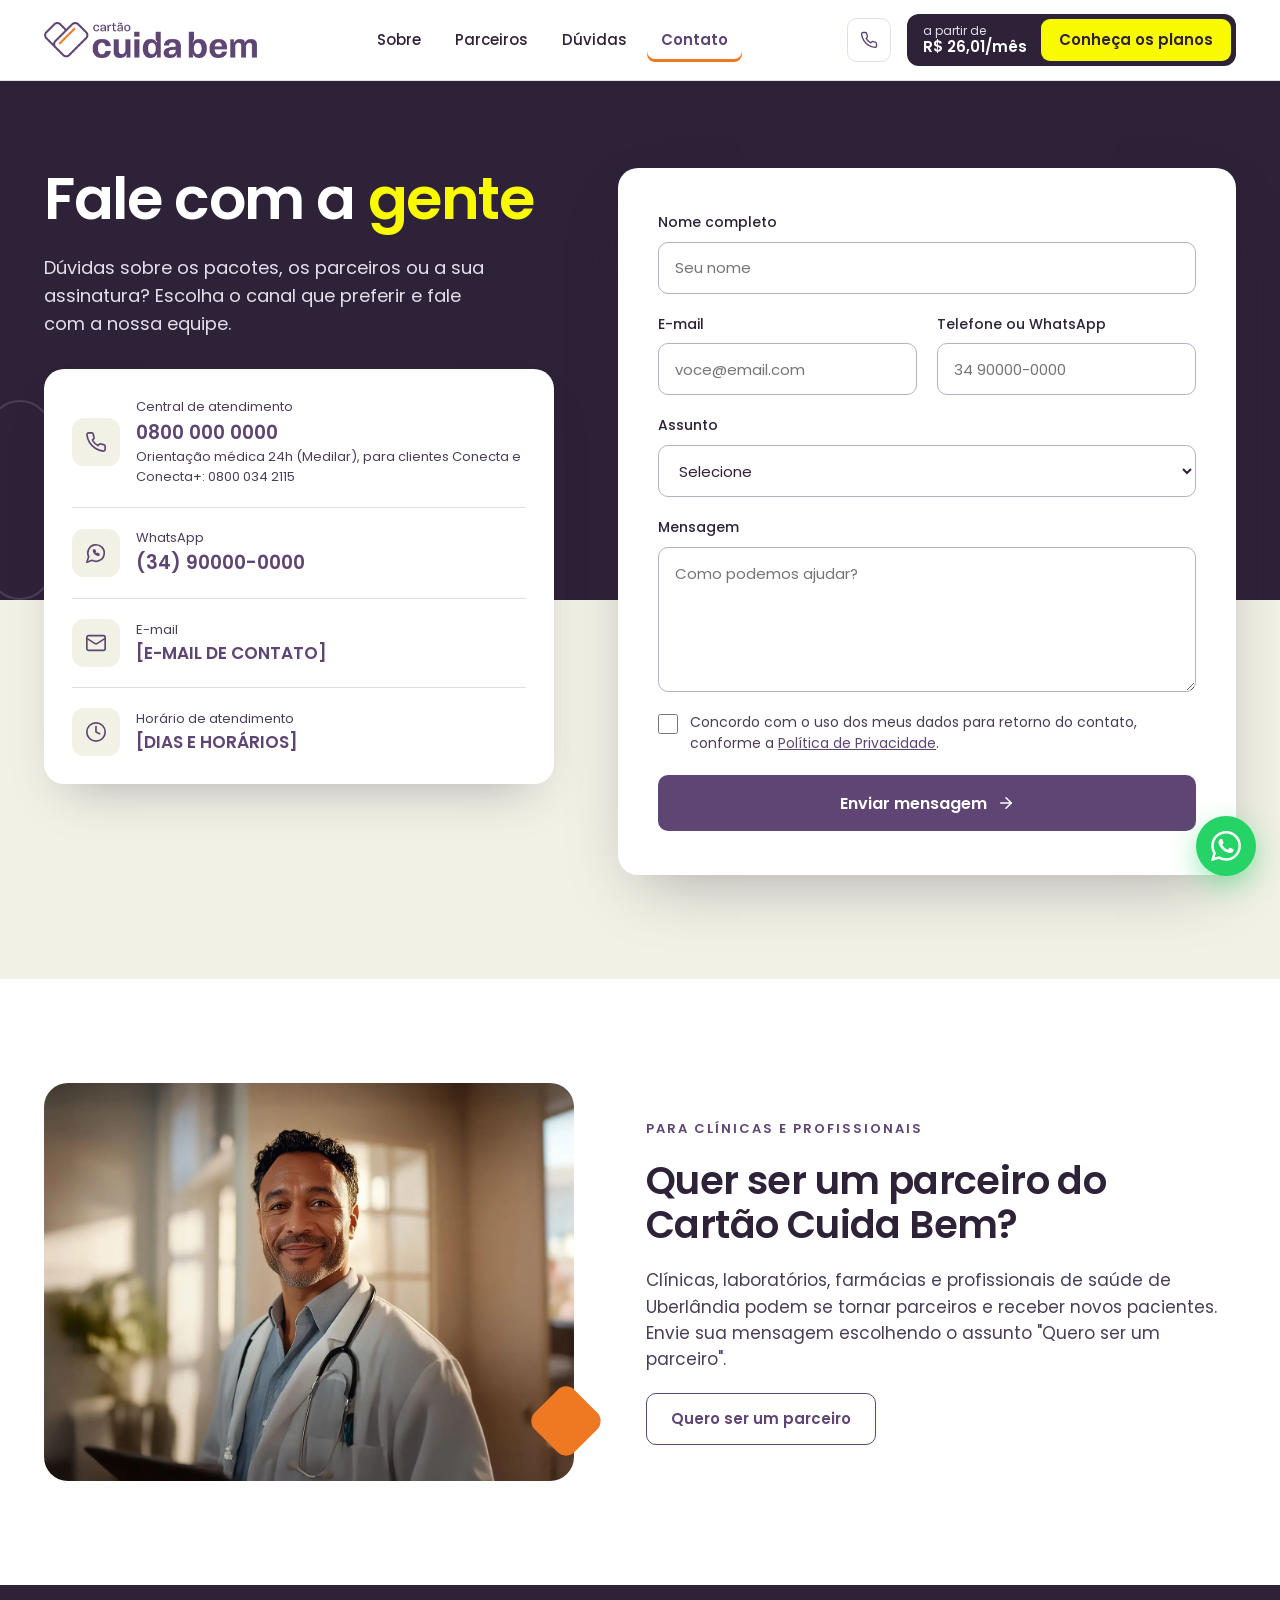
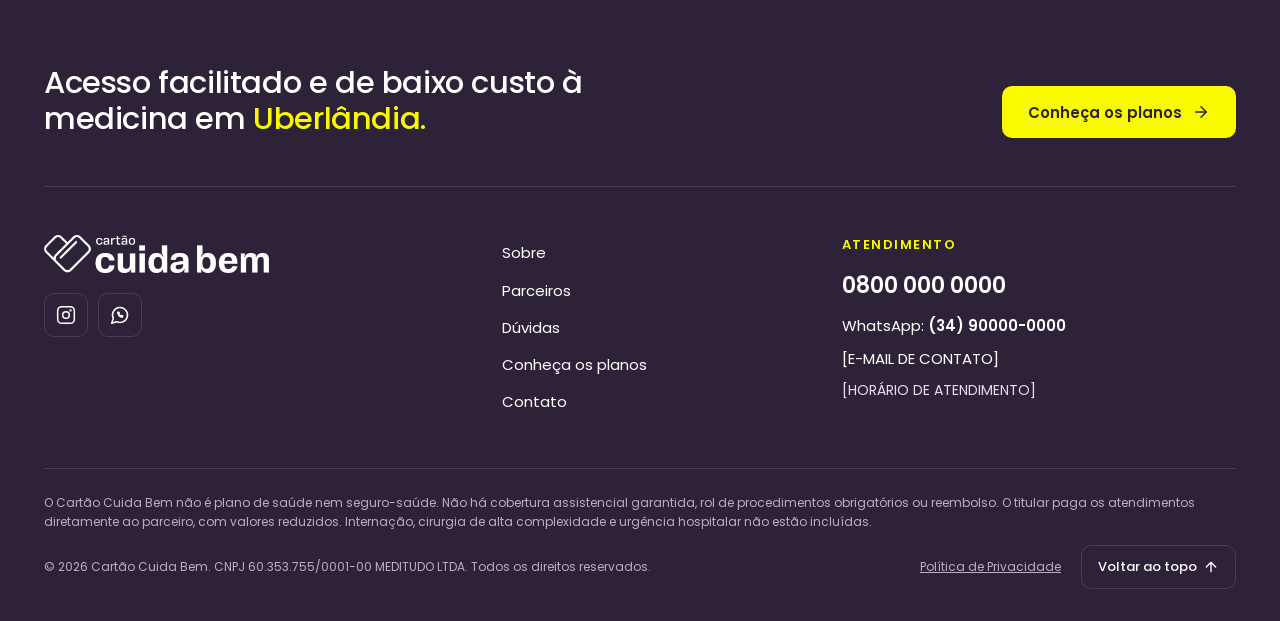
<file: contato.html>
<!doctype html>
<html lang="pt-BR">
<head>
<meta charset="utf-8">
<meta name="viewport" content="width=device-width, initial-scale=1">
<meta http-equiv="Content-Security-Policy" content="default-src 'self'; script-src 'self'; style-src 'self' 'unsafe-inline'; img-src 'self' data:; font-src 'self'; object-src 'self'; frame-src 'self'; connect-src 'self'; base-uri 'self'; form-action 'self'; upgrade-insecure-requests">
<meta name="referrer" content="strict-origin-when-cross-origin">
<title>Contato e suporte | Cartão Cuida Bem</title>
<meta name="description" content="Fale com o Cartão Cuida Bem pelo WhatsApp, 0800 ou formulário. Tire dúvidas sobre os pacotes, os parceiros ou a sua assinatura.">
<meta name="robots" content="index, follow, max-image-preview:large">
<link rel="canonical" href="https://www.cartaocuidabem.com.br/contato.html">
<meta name="theme-color" content="#5F4573">
<link rel="icon" href="favicon.ico" sizes="48x48">
<link rel="icon" type="image/png" sizes="48x48" href="assets/img/favicon-48.png">
<link rel="icon" type="image/png" sizes="96x96" href="assets/img/favicon-96.png">
<link rel="icon" type="image/png" sizes="192x192" href="assets/img/favicon-192.png">
<link rel="apple-touch-icon" href="assets/img/apple-touch-icon.png">
<meta property="og:type" content="website">
<meta property="og:locale" content="pt_BR">
<meta property="og:site_name" content="Cartão Cuida Bem">
<meta property="og:title" content="Contato e suporte | Cartão Cuida Bem">
<meta property="og:description" content="Fale com o Cartão Cuida Bem pelo WhatsApp, 0800 ou formulário. Tire dúvidas sobre os pacotes, os parceiros ou a sua assinatura.">
<meta property="og:url" content="https://www.cartaocuidabem.com.br/contato.html">
<meta property="og:image" content="https://www.cartaocuidabem.com.br/assets/img/og-cartao-cuida-bem.jpg">
<meta property="og:image:width" content="1200">
<meta property="og:image:height" content="630">
<meta property="og:image:alt" content="Cartão Cuida Bem: cartão de desconto em saúde em Uberlândia">
<meta name="twitter:card" content="summary_large_image">
<link rel="preload" href="assets/fonts/poppins-latin-500-normal.woff2" as="font" type="font/woff2" crossorigin>
<link rel="preload" href="assets/fonts/poppins-latin-600-normal.woff2" as="font" type="font/woff2" crossorigin>
<link rel="stylesheet" href="assets/css/site.css?v=5945e315">
<script type="application/ld+json">{"@context":"https://schema.org","@graph":[{"@type":"Organization","@id":"https://www.cartaocuidabem.com.br/#organizacao","name":"Cartão Cuida Bem","legalName":"MEDITUDO LTDA","taxID":"60.353.755/0001-00","url":"https://www.cartaocuidabem.com.br/","logo":{"@type":"ImageObject","url":"https://www.cartaocuidabem.com.br/assets/img/icone-512.png","width":512,"height":512},"image":"https://www.cartaocuidabem.com.br/assets/img/og-cartao-cuida-bem.jpg","description":"Cartão de desconto em saúde por assinatura, com parceiros de confiança em Uberlândia (MG). Não é plano de saúde.","address":{"@type":"PostalAddress","addressLocality":"Uberlândia","addressRegion":"MG","addressCountry":"BR"},"areaServed":{"@type":"City","name":"Uberlândia"},"sameAs":["https://www.instagram.com/cartao.cuidabem"]},{"@type":"WebSite","@id":"https://www.cartaocuidabem.com.br/#site","name":"Cartão Cuida Bem","url":"https://www.cartaocuidabem.com.br/","inLanguage":"pt-BR","publisher":{"@id":"https://www.cartaocuidabem.com.br/#organizacao"}},{"@type":"WebPage","@id":"https://www.cartaocuidabem.com.br/contato.html#pagina","url":"https://www.cartaocuidabem.com.br/contato.html","name":"Contato e suporte | Cartão Cuida Bem","description":"Fale com o Cartão Cuida Bem pelo WhatsApp, 0800 ou formulário. Tire dúvidas sobre os pacotes, os parceiros ou a sua assinatura.","inLanguage":"pt-BR","isPartOf":{"@id":"https://www.cartaocuidabem.com.br/#site"},"about":{"@id":"https://www.cartaocuidabem.com.br/#organizacao"},"breadcrumb":{"@id":"https://www.cartaocuidabem.com.br/contato.html#trilha"}},{"@type":"BreadcrumbList","@id":"https://www.cartaocuidabem.com.br/contato.html#trilha","itemListElement":[{"@type":"ListItem","position":1,"name":"Início","item":"https://www.cartaocuidabem.com.br/"},{"@type":"ListItem","position":2,"name":"Contato","item":"https://www.cartaocuidabem.com.br/contato.html"}]}]}</script>
</head>
<body>
<a class="pular" href="#conteudo">Pular para o conteúdo</a>
<div id="topo" style="width: 100%; background: #FFFFFF; font-family: 'Poppins', system-ui, sans-serif; color: #2E2238; line-height: 1.55">
<header style="position: sticky; top: 0; z-index: 30; background: #FFFFFF; box-shadow: 0 1px 0 #E4DEEA">
<div style="max-width: 1240px; margin: 0 auto; padding: 12px 24px; min-height: 80px; box-sizing: border-box; display: flex; flex-wrap: wrap; align-items: center; gap: 12px 32px">
<a href="index.html" aria-label="Cartão Cuida Bem, página inicial" style="display: block; flex: 0 0 auto"><img src="assets/img/logo-roxo.png" alt="Cartão Cuida Bem" style="height: 36px; display: block"></a>
<button type="button" class="menu-botao" aria-controls="menu-principal" aria-expanded="false" aria-label="Menu" style="margin-left: auto; width: 48px; height: 48px; border: 1px solid #E4DEEA; border-radius: 10px; background: #FFFFFF; color: #2E2238; align-items: center; justify-content: center; cursor: pointer; padding: 0"><svg class="menu-botao__abrir" aria-hidden="true" width="24" height="24" viewBox="0 0 24 24" fill="none" stroke="currentColor" stroke-width="2" stroke-linecap="round"><path d="M4 7h16M4 12h16M4 17h16"></path></svg><svg class="menu-botao__fechar" aria-hidden="true" width="24" height="24" viewBox="0 0 24 24" fill="none" stroke="currentColor" stroke-width="2" stroke-linecap="round"><path d="M6 6l12 12M18 6 6 18"></path></svg></button>
<div class="menu-painel" id="menu-principal">
<nav aria-label="Menu principal" style="display: flex; flex-wrap: wrap; gap: 4px 6px; flex: 1 1 auto; justify-content: center; align-items: center">
<a href="sobre.html" style="color: #2E2238; text-decoration: none; font-weight: 500; font-size: 15px; padding: 10px 14px; border-radius: 8px">Sobre</a>
<a href="sobre.html#parceiros" style="color: #2E2238; text-decoration: none; font-weight: 500; font-size: 15px; padding: 10px 14px; border-radius: 8px">Parceiros</a>
<a href="index.html#duvidas" style="color: #2E2238; text-decoration: none; font-weight: 500; font-size: 15px; padding: 10px 14px; border-radius: 8px">Dúvidas</a>
<a href="contato.html" aria-current="page" style="color: #5F4573; text-decoration: none; font-weight: 600; font-size: 15px; padding: 10px 14px; border-radius: 8px; box-shadow: inset 0 -3px 0 #EF7823">Contato</a>
</nav>
<div style="display: flex; flex-wrap: wrap; align-items: center; gap: 12px 16px">
<div class="tel-topo" style="position: relative">
<button type="button" class="tel-topo__icone" aria-expanded="false" aria-controls="tel-topo-info" aria-label="Central de atendimento" style="display: flex; width: 44px; height: 44px; border-radius: 10px; border: 1px solid #E4DEEA; background: #FFFFFF; color: #5F4573; align-items: center; justify-content: center; cursor: pointer; padding: 0"><svg aria-hidden="true" width="18" height="18" viewBox="0 0 24 24" fill="none" stroke="currentColor" stroke-width="1.8" stroke-linecap="round" stroke-linejoin="round"><path d="M22 16.92v3a2 2 0 0 1-2.18 2 19.79 19.79 0 0 1-8.63-3.07 19.5 19.5 0 0 1-6-6 19.79 19.79 0 0 1-3.07-8.67A2 2 0 0 1 4.11 2h3a2 2 0 0 1 2 1.72 12.84 12.84 0 0 0 .7 2.81 2 2 0 0 1-.45 2.11L8.09 9.91a16 16 0 0 0 6 6l1.27-1.27a2 2 0 0 1 2.11-.45 12.84 12.84 0 0 0 2.81.7A2 2 0 0 1 22 16.92z"></path></svg></button>
<a id="tel-topo-info" class="tel-topo__info" href="tel:08000000000" style="display: flex; flex-direction: column; line-height: 1.25; text-decoration: none; color: #2E2238; white-space: nowrap"><span style="font-size: 12px; color: #4A3D57">Central de atendimento</span><strong style="font-size: 16px; font-weight: 600">0800 000 0000</strong></a>
</div>
<a href="planos.html" class="cta-topo" style="display: inline-flex; align-items: center; gap: 14px; padding: 5px 5px 5px 16px; border-radius: 12px; background: #2E2238; text-decoration: none; white-space: nowrap"><span style="display: flex; flex-direction: column; line-height: 1.2; font-size: 12px; color: #E4DEEA">a partir de<strong style="font-size: 15px; font-weight: 600; color: #FFFFFF">R$ 26,01/mês</strong></span><span class="cta-topo__botao" style="display: inline-flex; align-items: center; min-height: 42px; padding: 0 18px; border-radius: 9px; background: #F9F900; color: #2E2238; font-weight: 600; font-size: 15px">Conheça os planos</span></a>
</div>
</div>
</div>
</header>
<main id="conteudo">
<section style="background: linear-gradient(#2E2238 0, #2E2238 520px, #F1F1E5 520px); position: relative">
<div aria-hidden="true" style="position: absolute; left: -60px; top: 340px; width: 160px; height: 160px; border-radius: 32px; border: 2px solid #4A3D57; transform: rotate(45deg)"></div>
<div style="position: relative; max-width: 1240px; margin: 0 auto; padding: 88px 24px 104px; box-sizing: border-box; display: flex; flex-wrap: wrap; gap: 48px 64px; align-items: flex-start">
<div style="flex: 1 1 400px; min-width: 0; display: flex; flex-direction: column; gap: 24px; color: #FFFFFF">
<h1 style="margin: 0; font-size: clamp(38px, 4.6vw, 62px); line-height: 1.05; font-weight: 600; letter-spacing: -1.4px">Fale com a <span style="color: #F9F900">gente</span></h1>
<p style="margin: 0; font-size: 18px; color: #E4DEEA; max-width: 460px">Dúvidas sobre os pacotes, os parceiros ou a sua assinatura? Escolha o canal que preferir e fale com a nossa equipe.</p>
<div style="display: flex; flex-direction: column; margin-top: 8px; background: #FFFFFF; color: #2E2238; border-radius: 20px; padding: 8px 28px; box-shadow: 0 24px 48px -24px rgba(46, 34, 56, 0.35)">
<a href="tel:08000000000" style="display: flex; gap: 16px; align-items: center; padding: 20px 0; text-decoration: none; color: #2E2238">
<span style="display: flex; flex: 0 0 auto; width: 48px; height: 48px; border-radius: 12px; background: #F1F1E5; color: #5F4573; align-items: center; justify-content: center"><svg aria-hidden="true" width="22" height="22" viewBox="0 0 24 24" fill="none" stroke="currentColor" stroke-width="1.8" stroke-linecap="round" stroke-linejoin="round"><path d="M22 16.92v3a2 2 0 0 1-2.18 2 19.79 19.79 0 0 1-8.63-3.07 19.5 19.5 0 0 1-6-6 19.79 19.79 0 0 1-3.07-8.67A2 2 0 0 1 4.11 2h3a2 2 0 0 1 2 1.72 12.84 12.84 0 0 0 .7 2.81 2 2 0 0 1-.45 2.11L8.09 9.91a16 16 0 0 0 6 6l1.27-1.27a2 2 0 0 1 2.11-.45 12.84 12.84 0 0 0 2.81.7A2 2 0 0 1 22 16.92z"></path></svg></span>
<span style="display: flex; flex-direction: column"><span style="font-size: 13px; color: #4A3D57">Central de atendimento</span><strong style="font-size: 19px; font-weight: 600; color: #5F4573">0800 000 0000</strong><span style="font-size: 13px; color: #4A3D57">Orientação médica 24h (Medilar), para clientes Conecta e Conecta+: 0800 034 2115</span></span>
</a>
<a href="https://wa.me/5534900000000" style="display: flex; gap: 16px; align-items: center; padding: 20px 0; border-top: 1px solid #E4DEEA; text-decoration: none; color: #2E2238">
<span style="display: flex; flex: 0 0 auto; width: 48px; height: 48px; border-radius: 12px; background: #F1F1E5; color: #5F4573; align-items: center; justify-content: center"><svg aria-hidden="true" width="22" height="22" viewBox="0 0 24 24" fill="none" stroke="currentColor" stroke-width="1.8" stroke-linecap="round" stroke-linejoin="round"><path d="M7.9 20A9 9 0 1 0 4 16.1L2 22Z"></path><path d="M9.5 9.5c.3 1.6 1.4 3 3 3.9l.9-.9 1.6.6v1.3c-2.9.3-6-2.8-5.7-5.7h1.3l.6 1.6z"></path></svg></span>
<span style="display: flex; flex-direction: column"><span style="font-size: 13px; color: #4A3D57">WhatsApp</span><strong style="font-size: 19px; font-weight: 600; color: #5F4573">(34) 90000-0000</strong></span>
</a>
<a href="mailto:contato@cuidabem.com.br" style="display: flex; gap: 16px; align-items: center; padding: 20px 0; border-top: 1px solid #E4DEEA; text-decoration: none; color: #2E2238">
<span style="display: flex; flex: 0 0 auto; width: 48px; height: 48px; border-radius: 12px; background: #F1F1E5; color: #5F4573; align-items: center; justify-content: center"><svg aria-hidden="true" width="22" height="22" viewBox="0 0 24 24" fill="none" stroke="currentColor" stroke-width="1.8" stroke-linecap="round" stroke-linejoin="round"><rect width="20" height="16" x="2" y="4" rx="2"></rect><path d="m22 7-8.97 5.7a1.94 1.94 0 0 1-2.06 0L2 7"></path></svg></span>
<span style="display: flex; flex-direction: column"><span style="font-size: 13px; color: #4A3D57">E-mail</span><strong style="font-size: 17px; font-weight: 600; color: #5F4573">[E-MAIL DE CONTATO]</strong></span>
</a>
<div style="display: flex; gap: 16px; align-items: center; padding: 20px 0; border-top: 1px solid #E4DEEA">
<span style="display: flex; flex: 0 0 auto; width: 48px; height: 48px; border-radius: 12px; background: #F1F1E5; color: #5F4573; align-items: center; justify-content: center"><svg aria-hidden="true" width="22" height="22" viewBox="0 0 24 24" fill="none" stroke="currentColor" stroke-width="1.8" stroke-linecap="round" stroke-linejoin="round"><circle cx="12" cy="12" r="10"></circle><path d="M12 6v6l4 2"></path></svg></span>
<span style="display: flex; flex-direction: column"><span style="font-size: 13px; color: #4A3D57">Horário de atendimento</span><strong style="font-size: 17px; font-weight: 600; color: #5F4573">[DIAS E HORÁRIOS]</strong></span>
</div>
</div>
</div>
<div style="flex: 1.25 1 480px; min-width: 0; background: #FFFFFF; border-radius: 20px; padding: 44px 40px; box-sizing: border-box; box-shadow: 0 24px 64px -24px rgba(46, 34, 56, 0.4)">
<form id="form-contato" style="display: flex; flex-direction: column; gap: 20px"><div aria-hidden="true" style="position: absolute; left: -9999px; width: 1px; height: 1px; overflow: hidden"><label>Não preencha este campo<input type="text" name="site_url" tabindex="-1" autocomplete="off"></label></div>
<div style="display: flex; flex-direction: column; gap: 8px">
<label for="nome" style="font-size: 14px; font-weight: 500">Nome completo</label>
<input id="nome" name="nome" type="text" required autocomplete="name" placeholder="Seu nome" style="min-height: 52px; padding: 0 16px; border: 1px solid #B9AEC6; border-radius: 10px; font-family: inherit; font-size: 15px; color: #2E2238; background: #FFFFFF">
</div>
<div style="display: flex; flex-wrap: wrap; gap: 20px">
<div style="flex: 1 1 220px; min-width: 0; display: flex; flex-direction: column; gap: 8px">
<label for="email" style="font-size: 14px; font-weight: 500">E-mail</label>
<input id="email" name="email" type="email" required autocomplete="email" placeholder="voce@email.com" style="min-height: 52px; padding: 0 16px; border: 1px solid #B9AEC6; border-radius: 10px; font-family: inherit; font-size: 15px; color: #2E2238; background: #FFFFFF">
</div>
<div style="flex: 1 1 220px; min-width: 0; display: flex; flex-direction: column; gap: 8px">
<label for="telefone" style="font-size: 14px; font-weight: 500">Telefone ou WhatsApp</label>
<input id="telefone" name="telefone" type="tel" required autocomplete="tel" placeholder="34 90000-0000" style="min-height: 52px; padding: 0 16px; border: 1px solid #B9AEC6; border-radius: 10px; font-family: inherit; font-size: 15px; color: #2E2238; background: #FFFFFF">
</div>
</div>
<div style="display: flex; flex-direction: column; gap: 8px">
<label for="assunto" style="font-size: 14px; font-weight: 500">Assunto</label>
<select id="assunto" name="assunto" required style="min-height: 52px; padding: 0 16px; border: 1px solid #B9AEC6; border-radius: 10px; font-family: inherit; font-size: 15px; color: #2E2238; background: #FFFFFF">
<option value="">Selecione</option>
<option>Quero contratar o Cartão Cuida Bem</option>
<option>Já sou cliente e tenho uma dúvida</option>
<option>Dúvidas sobre os parceiros</option>
<option>Quero ser um parceiro</option>
<option>Outros assuntos</option>
</select>
</div>
<div style="display: flex; flex-direction: column; gap: 8px">
<label for="mensagem" style="font-size: 14px; font-weight: 500">Mensagem</label>
<textarea id="mensagem" name="mensagem" rows="5" required placeholder="Como podemos ajudar?" style="padding: 14px 16px; border: 1px solid #B9AEC6; border-radius: 10px; font-family: inherit; font-size: 15px; color: #2E2238; background: #FFFFFF; resize: vertical"></textarea>
</div>
<label style="display: flex; gap: 12px; align-items: flex-start; font-size: 14px; color: #4A3D57; cursor: pointer">
<input type="checkbox" required style="width: 20px; height: 20px; margin: 2px 0 0; accent-color: #5F4573; flex: 0 0 auto">
<span>Concordo com o uso dos meus dados para retorno do contato, conforme a <a href="legal/politica-privacidade.html" target="_blank" rel="noopener">Política de Privacidade</a>.</span>
</label>
<button type="submit" style="display: inline-flex; align-items: center; justify-content: center; gap: 10px; min-height: 56px; padding: 0 32px; border: 0; border-radius: 10px; background: #5F4573; color: #FFFFFF; font-family: inherit; font-weight: 600; font-size: 16px; cursor: pointer">Enviar mensagem
<svg aria-hidden="true" width="18" height="18" viewBox="0 0 24 24" fill="none" stroke="currentColor" stroke-width="2" stroke-linecap="round" stroke-linejoin="round"><path d="M5 12h14"></path><path d="m12 5 7 7-7 7"></path></svg></button>
</form>
<div role="status" id="msg-enviada" hidden style="display: flex; flex-direction: column; align-items: flex-start; gap: 16px; padding: 24px 0">
<div style="width: 64px; height: 64px; border-radius: 16px; background: #F9F900; color: #2E2238; display: flex; align-items: center; justify-content: center"><svg aria-hidden="true" width="30" height="30" viewBox="0 0 24 24" fill="none" stroke="currentColor" stroke-width="2.5" stroke-linecap="round" stroke-linejoin="round"><path d="M20 6 9 17l-5-5"></path></svg></div>
<h2 style="margin: 0; font-size: 28px; font-weight: 600; color: #5F4573">Mensagem enviada!</h2>
<p style="margin: 0; font-size: 16px; color: #4A3D57">Recebemos seu contato e vamos responder em breve. Se preferir, fale agora pelo WhatsApp.</p>
<div style="display: flex; flex-wrap: wrap; gap: 12px">
<a href="https://wa.me/5534900000000" style="display: inline-flex; align-items: center; min-height: 50px; padding: 0 24px; border-radius: 10px; background: #5F4573; color: #FFFFFF; font-weight: 600; text-decoration: none">Abrir WhatsApp</a>
<button type="button" id="btn-novo" style="min-height: 50px; padding: 0 24px; border-radius: 10px; border: 1.5px solid #5F4573; background: transparent; color: #5F4573; font-family: inherit; font-weight: 600; font-size: 15px; cursor: pointer">Enviar outra mensagem</button>
</div>
</div>
</div>
</div>
</section>
<section style="background: #FFFFFF; overflow: hidden">
<div style="max-width: 1240px; margin: 0 auto; padding: 104px 24px; box-sizing: border-box; display: flex; flex-wrap: wrap; align-items: center; gap: 48px 72px">
<div style="flex: 1 1 380px; min-width: 0; position: relative">
<div style="border-radius: 24px; overflow: hidden; aspect-ratio: 4 / 3"><img fetchpriority="high" src="assets/img/medico.webp" alt="Médico sorridente no consultório" style="width: 100%; height: 100%; object-fit: cover; object-position: center 25%; display: block"></div>
<div aria-hidden="true" style="position: absolute; right: -20px; bottom: 32px; width: 56px; height: 56px; border-radius: 12px; background: #EF7823; transform: rotate(45deg)"></div>
</div>
<div style="flex: 1 1 440px; min-width: 0; display: flex; flex-direction: column; gap: 20px">
<p style="margin: 0; font-size: 13px; font-weight: 600; letter-spacing: 2px; text-transform: uppercase; color: #5F4573">Para clínicas e profissionais</p>
<h2 style="margin: 0; font-size: clamp(28px, 3vw, 40px); line-height: 1.15; font-weight: 600; letter-spacing: -0.6px">Quer ser um parceiro do Cartão Cuida Bem?</h2>
<p style="margin: 0; font-size: 17px; color: #4A3D57">Clínicas, laboratórios, farmácias e profissionais de saúde de Uberlândia podem se tornar parceiros e receber novos pacientes. Envie sua mensagem escolhendo o assunto "Quero ser um parceiro".</p>
<a href="#nome" style="align-self: flex-start; display: inline-flex; align-items: center; min-height: 52px; padding: 0 24px; border-radius: 10px; border: 1.5px solid #5F4573; color: #5F4573; font-weight: 600; font-size: 15px; text-decoration: none; box-sizing: border-box">Quero ser um parceiro</a>
</div>
</div>
</section>
</main>
<footer style="background: #2E2238; color: #FFFFFF">
<div style="max-width: 1240px; margin: 0 auto; padding: 80px 24px 32px; box-sizing: border-box; display: flex; flex-direction: column; gap: 48px">
<div style="display: flex; flex-wrap: wrap; align-items: flex-end; justify-content: space-between; gap: 24px 48px; padding-bottom: 48px; border-bottom: 1px solid #4A3D57">
<p style="margin: 0; flex: 1 1 520px; min-width: 0; max-width: 680px; font-size: clamp(24px, 2.4vw, 34px); line-height: 1.2; font-weight: 500; letter-spacing: -0.4px">Acesso facilitado e de baixo custo à medicina em <span style="color: #F9F900">Uberlândia.</span></p>
<a href="planos.html" style="display: inline-flex; align-items: center; gap: 10px; min-height: 52px; padding: 0 26px; border-radius: 10px; background: #F9F900; color: #2E2238; font-weight: 600; font-size: 15px; text-decoration: none">Conheça os planos
<svg aria-hidden="true" width="18" height="18" viewBox="0 0 24 24" fill="none" stroke="currentColor" stroke-width="2" stroke-linecap="round" stroke-linejoin="round"><path d="M5 12h14"></path><path d="m12 5 7 7-7 7"></path></svg></a>
</div>
<div style="display: flex; flex-wrap: wrap; gap: 40px 64px">
<div style="flex: 1.4 1 260px; min-width: 0; display: flex; flex-direction: column; gap: 20px">
<img loading="lazy" decoding="async" src="assets/img/logo-branco.png" alt="Cartão Cuida Bem" style="height: 38px; width: auto; align-self: flex-start">
<div style="display: flex; gap: 10px">
<a href="https://www.instagram.com/cartao.cuidabem" target="_blank" rel="noopener" aria-label="Instagram do Cartão Cuida Bem (abre em nova aba)" style="width: 44px; height: 44px; border-radius: 10px; border: 1px solid #4A3D57; color: #FFFFFF; display: flex; align-items: center; justify-content: center"><svg aria-hidden="true" width="20" height="20" viewBox="0 0 24 24" fill="none" stroke="currentColor" stroke-width="1.8" stroke-linecap="round" stroke-linejoin="round"><rect width="20" height="20" x="2" y="2" rx="5"></rect><circle cx="12" cy="12" r="4"></circle><circle cx="17.5" cy="6.5" r=".5"></circle></svg></a>
<a href="https://wa.me/5534900000000" aria-label="WhatsApp do Cartão Cuida Bem" style="width: 44px; height: 44px; border-radius: 10px; border: 1px solid #4A3D57; color: #FFFFFF; display: flex; align-items: center; justify-content: center"><svg aria-hidden="true" width="20" height="20" viewBox="0 0 24 24" fill="none" stroke="currentColor" stroke-width="1.8" stroke-linecap="round" stroke-linejoin="round"><path d="M7.9 20A9 9 0 1 0 4 16.1L2 22Z"></path><path d="M9.5 9.5c.3 1.6 1.4 3 3 3.9l.9-.9 1.6.6v1.3c-2.9.3-6-2.8-5.7-5.7h1.3l.6 1.6z"></path></svg></a>
</div>
</div>
<nav aria-label="Rodapé" style="flex: 1 1 180px; min-width: 0; display: flex; flex-direction: column; gap: 2px">
<a href="sobre.html" style="color: #FFFFFF; text-decoration: none; font-size: 15px; padding: 6px 0">Sobre</a>
<a href="sobre.html#parceiros" style="color: #FFFFFF; text-decoration: none; font-size: 15px; padding: 6px 0">Parceiros</a>
<a href="index.html#duvidas" style="color: #FFFFFF; text-decoration: none; font-size: 15px; padding: 6px 0">Dúvidas</a>
<a href="planos.html" style="color: #FFFFFF; text-decoration: none; font-size: 15px; padding: 6px 0">Conheça os planos</a>
<a href="contato.html" style="color: #FFFFFF; text-decoration: none; font-size: 15px; padding: 6px 0">Contato</a>
</nav>
<div style="flex: 1.4 1 260px; min-width: 0; display: flex; flex-direction: column; gap: 10px">
<p style="margin: 0 0 4px; font-size: 13px; font-weight: 600; letter-spacing: 1.5px; text-transform: uppercase; color: #F9F900">Atendimento</p>
<a href="tel:08000000000" style="color: #FFFFFF; text-decoration: none; font-size: 22px; font-weight: 600">0800 000 0000</a>
<a href="https://wa.me/5534900000000" style="color: #FFFFFF; text-decoration: none; font-size: 15px">WhatsApp: <strong style="font-weight: 600">(34) 90000-0000</strong></a>
<a href="mailto:contato@cuidabem.com.br" style="color: #FFFFFF; text-decoration: none; font-size: 15px">[E-MAIL DE CONTATO]</a>
<p style="margin: 0; font-size: 14px; color: #E4DEEA">[HORÁRIO DE ATENDIMENTO]</p>
</div>
</div>
<div style="display: flex; flex-direction: column; gap: 14px; padding-top: 24px; border-top: 1px solid #4A3D57; font-size: 12px; color: #B9AEC6">
<p style="margin: 0; line-height: 1.6">O Cartão Cuida Bem não é plano de saúde nem seguro-saúde. Não há cobertura assistencial garantida, rol de procedimentos obrigatórios ou reembolso. O titular paga os atendimentos diretamente ao parceiro, com valores reduzidos. Internação, cirurgia de alta complexidade e urgência hospitalar não estão incluídas.</p>
<div style="display: flex; flex-wrap: wrap; align-items: center; justify-content: space-between; gap: 12px 20px">
<p style="margin: 0">© 2026 Cartão Cuida Bem. CNPJ 60.353.755/0001-00 MEDITUDO LTDA. Todos os direitos reservados.</p>
<div style="display: flex; flex-wrap: wrap; gap: 8px 20px; align-items: center">
<a href="legal/politica-privacidade.html" target="_blank" rel="noopener" style="color: #B9AEC6">Política de Privacidade</a>
<a href="#topo" style="display: inline-flex; align-items: center; gap: 6px; min-height: 44px; padding: 0 16px; border-radius: 10px; border: 1px solid #4A3D57; color: #FFFFFF; text-decoration: none; font-weight: 500; font-size: 13px">Voltar ao topo
<svg aria-hidden="true" width="16" height="16" viewBox="0 0 24 24" fill="none" stroke="currentColor" stroke-width="2" stroke-linecap="round" stroke-linejoin="round"><path d="m5 12 7-7 7 7M12 19V5"></path></svg></a>
</div>
</div>
</div>
</div>
</footer>
<a class="wa-float" href="https://web.whatsapp.com/send?phone=5534900000000&amp;text=Ol%C3%A1!%20Gostaria%20de%20conhecer%20mais%20detalhes%20do%20Cart%C3%A3o%20Cuida%20Bem." target="_blank" rel="noopener" aria-label="Fale com o Cartão Cuida Bem pelo WhatsApp (abre em nova aba)" style="position: fixed; right: 24px; bottom: 24px; z-index: 50; display: flex; align-items: center; gap: 12px; text-decoration: none">
<span class="wa-float__rotulo" aria-hidden="true" style="padding: 10px 16px; border-radius: 12px; background: #FFFFFF; color: #2E2238; font-size: 14px; font-weight: 600; white-space: nowrap; box-shadow: 0 8px 24px rgba(46, 34, 56, 0.18)">Fale com a gente</span>
<span class="wa-float__botao" style="position: relative; display: flex; width: 60px; height: 60px; border-radius: 50%; background: #25D366; color: #FFFFFF; align-items: center; justify-content: center; box-shadow: 0 10px 28px rgba(37, 211, 102, 0.45)"><svg aria-hidden="true" width="30" height="30" viewBox="0 0 24 24" fill="currentColor"><path d="M17.472 14.382c-.297-.149-1.758-.867-2.03-.967-.273-.099-.471-.148-.67.15-.197.297-.767.966-.94 1.164-.173.199-.347.223-.644.075-.297-.15-1.255-.463-2.39-1.475-.883-.788-1.48-1.761-1.653-2.059-.173-.297-.018-.458.13-.606.134-.133.298-.347.446-.52.149-.174.198-.298.298-.497.099-.198.05-.371-.025-.52-.075-.149-.669-1.612-.916-2.207-.242-.579-.487-.5-.669-.51-.173-.008-.371-.01-.57-.01-.198 0-.52.074-.792.372-.272.297-1.04 1.016-1.04 2.479 0 1.462 1.065 2.875 1.213 3.074.149.198 2.096 3.2 5.077 4.487.709.306 1.262.489 1.694.625.712.227 1.36.195 1.871.118.571-.085 1.758-.719 2.006-1.413.248-.694.248-1.289.173-1.413-.074-.124-.272-.198-.57-.347m-5.421 7.403h-.004a9.87 9.87 0 0 1-5.031-1.378l-.361-.214-3.741.982.998-3.648-.235-.374a9.86 9.86 0 0 1-1.51-5.26c.001-5.45 4.436-9.884 9.888-9.884 2.64 0 5.122 1.03 6.988 2.898a9.825 9.825 0 0 1 2.893 6.994c-.003 5.45-4.437 9.884-9.885 9.884m8.413-18.297A11.815 11.815 0 0 0 12.05 0C5.495 0 .16 5.335.157 11.892c0 2.096.547 4.142 1.588 5.945L.057 24l6.305-1.654a11.882 11.882 0 0 0 5.683 1.448h.005c6.554 0 11.89-5.335 11.893-11.893a11.821 11.821 0 0 0-3.48-8.413Z"></path></svg></span>
</a>
</div>
<script src="assets/js/site.js?v=304f877b" defer></script>
</body>
</html>
</file>
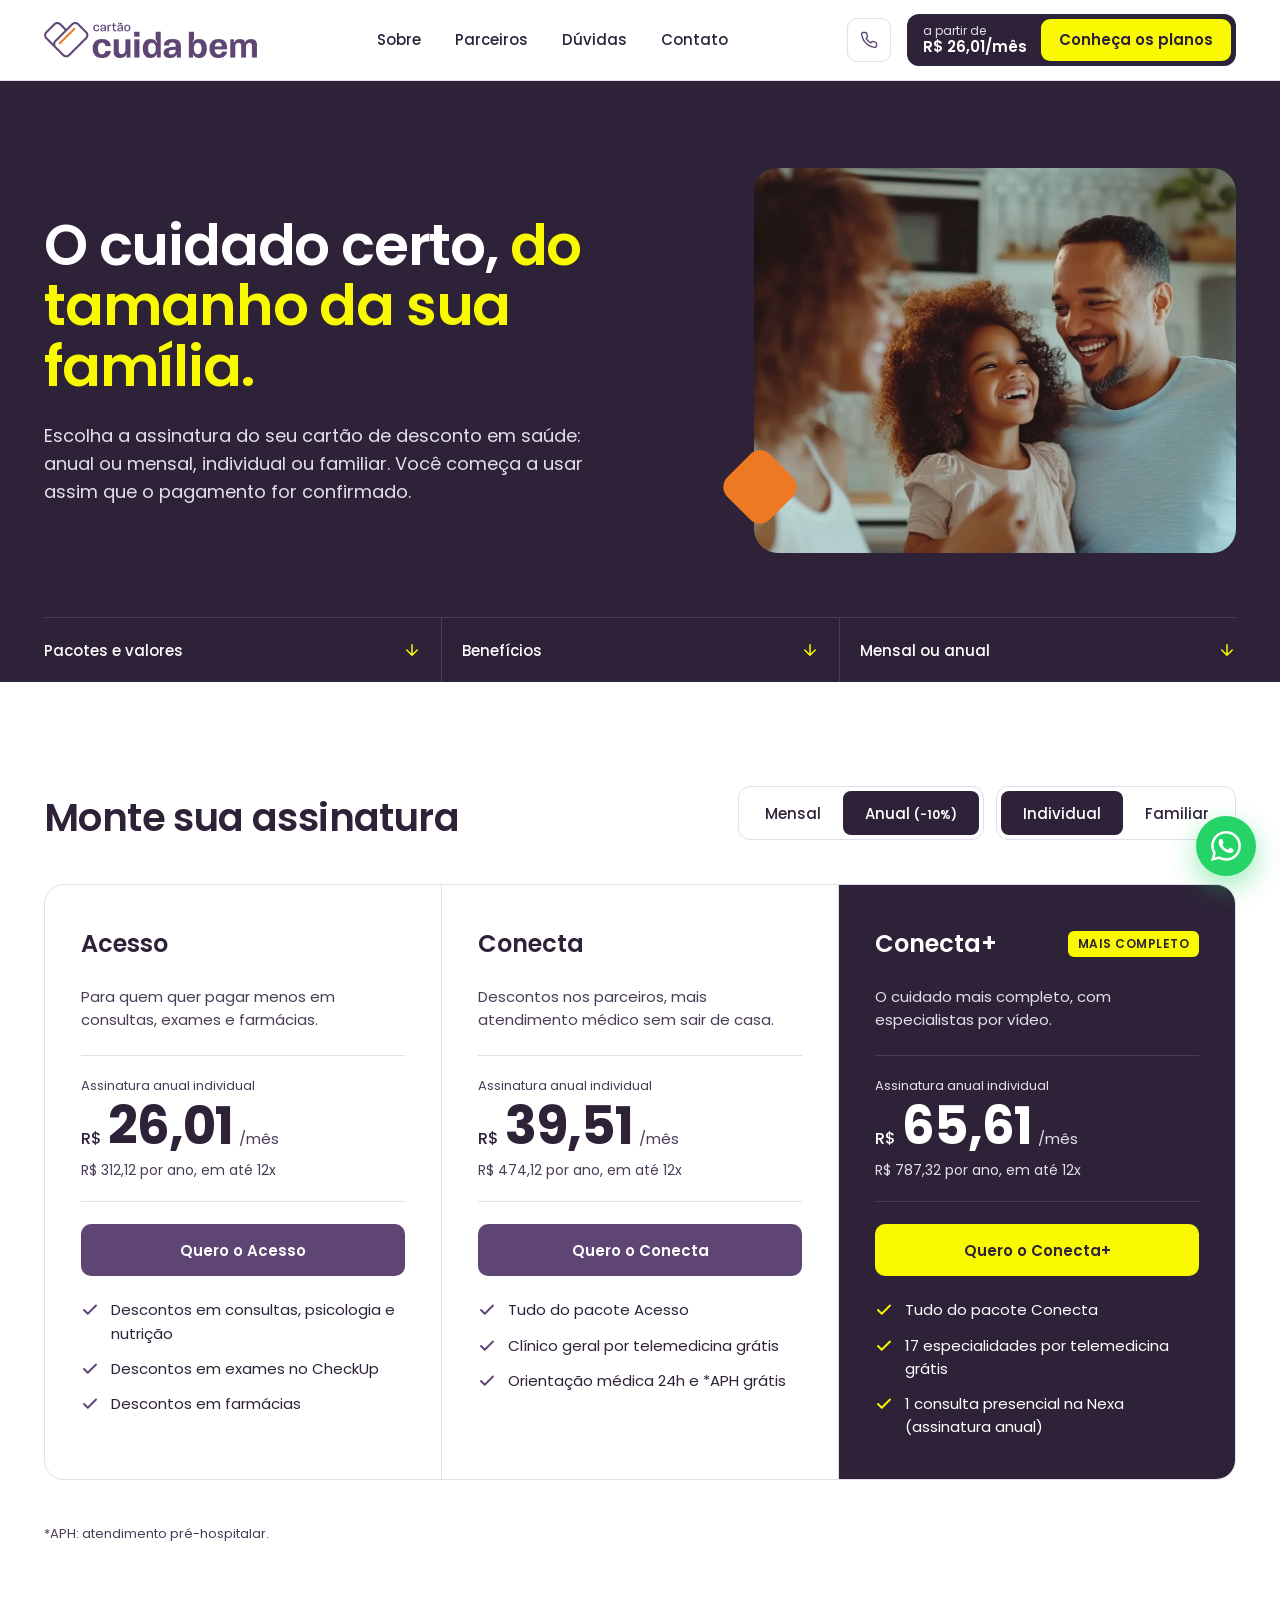
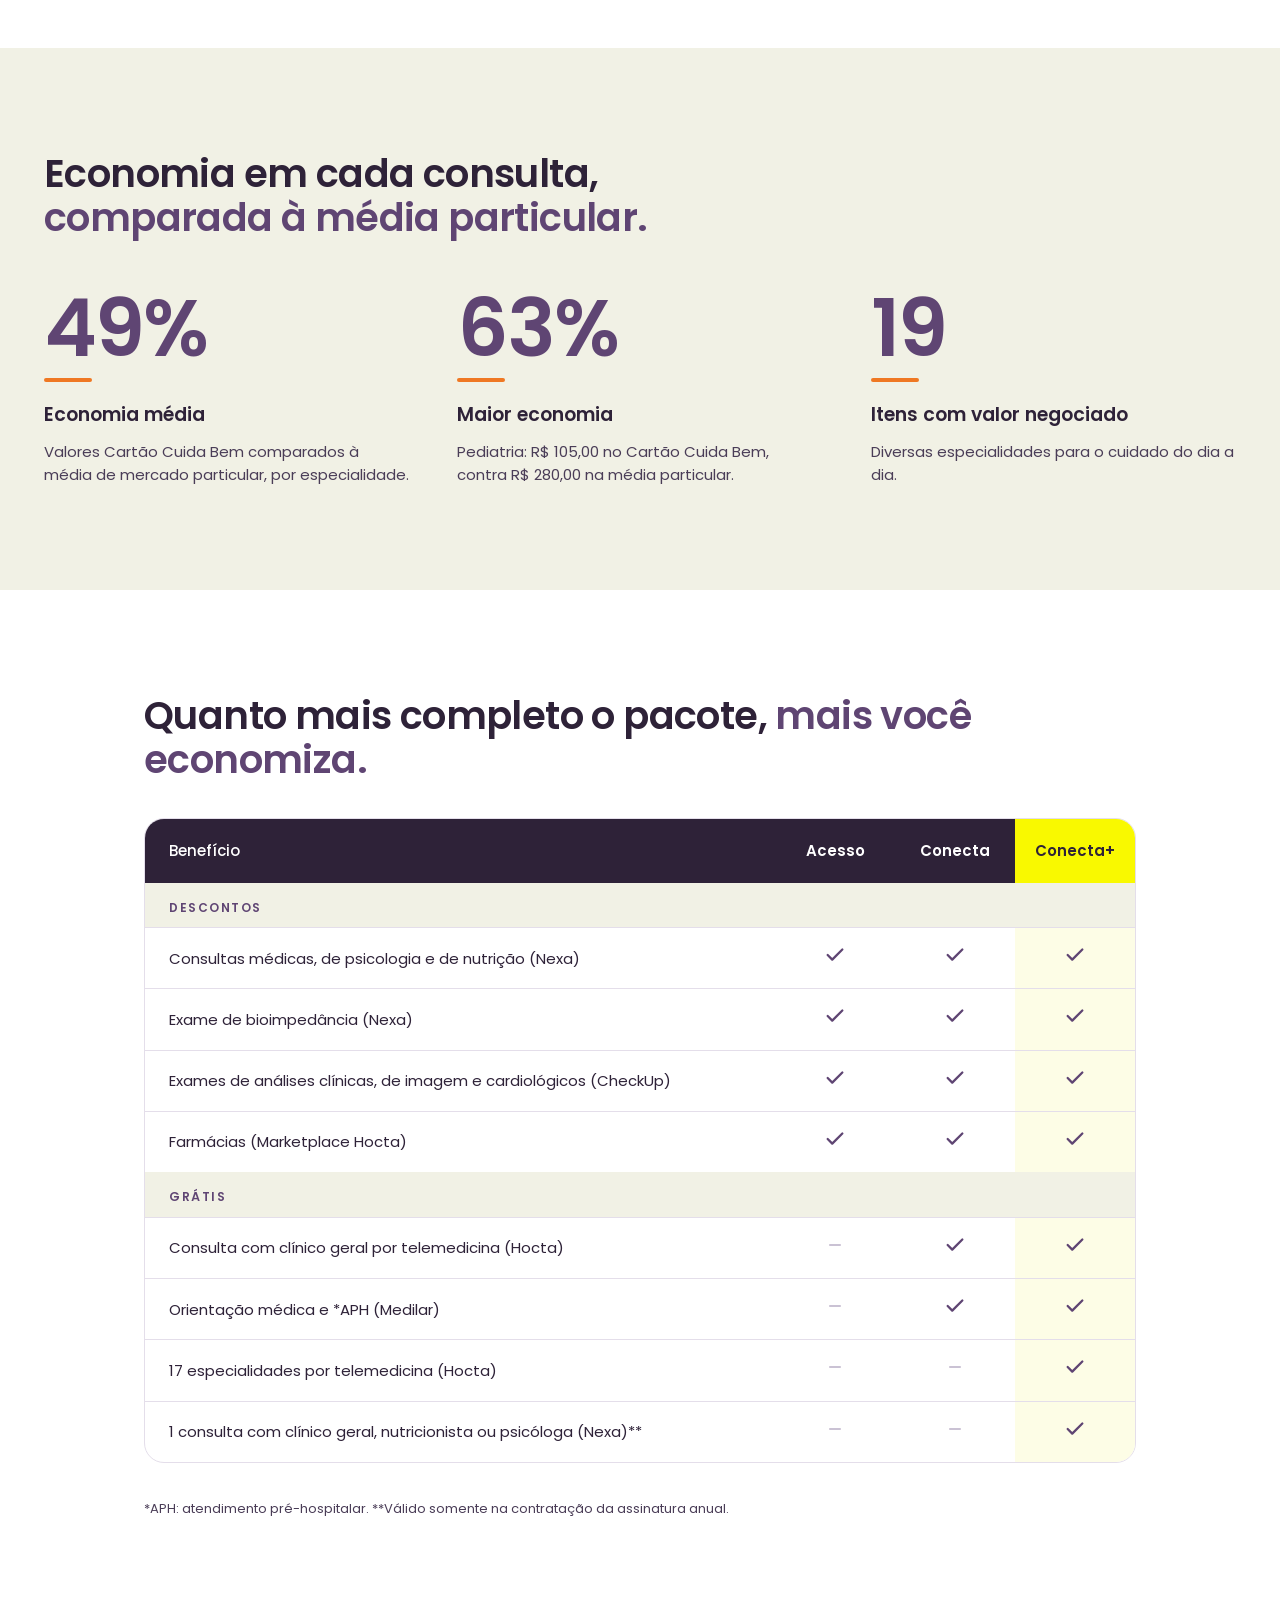
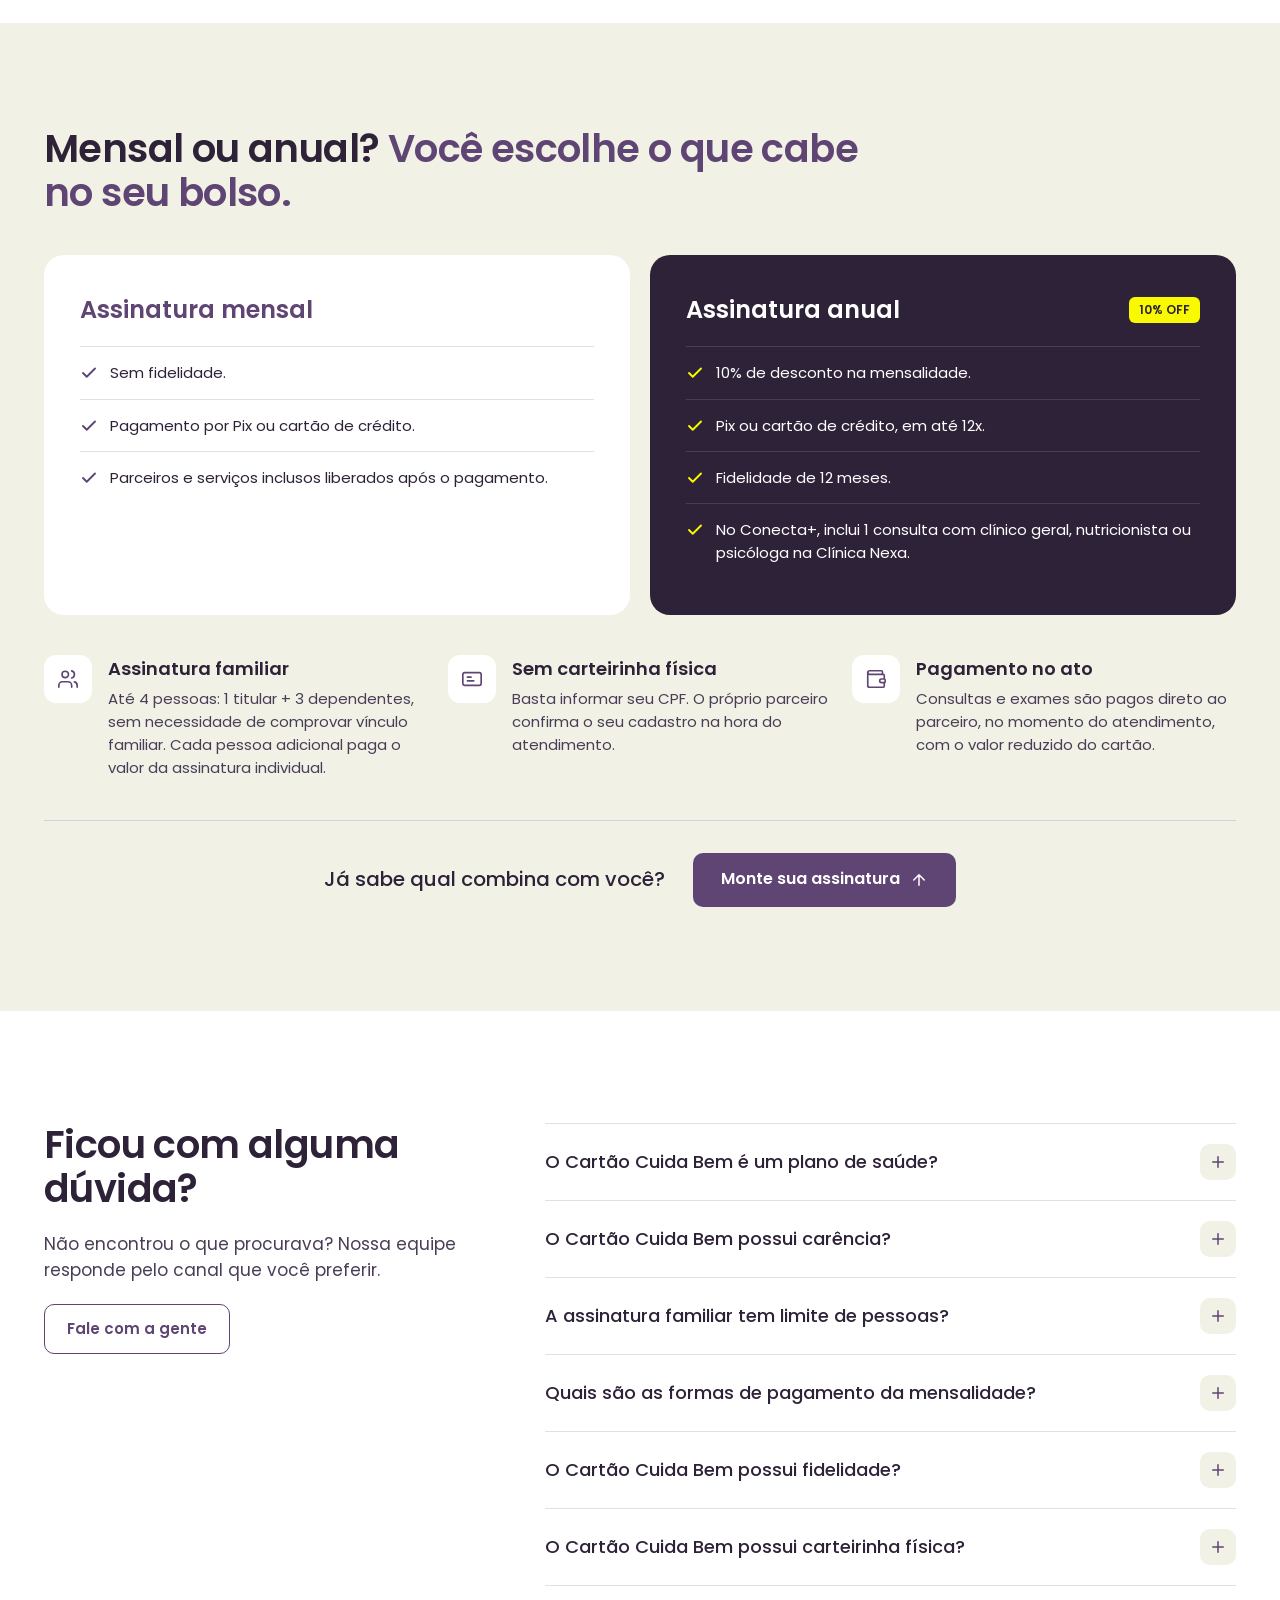
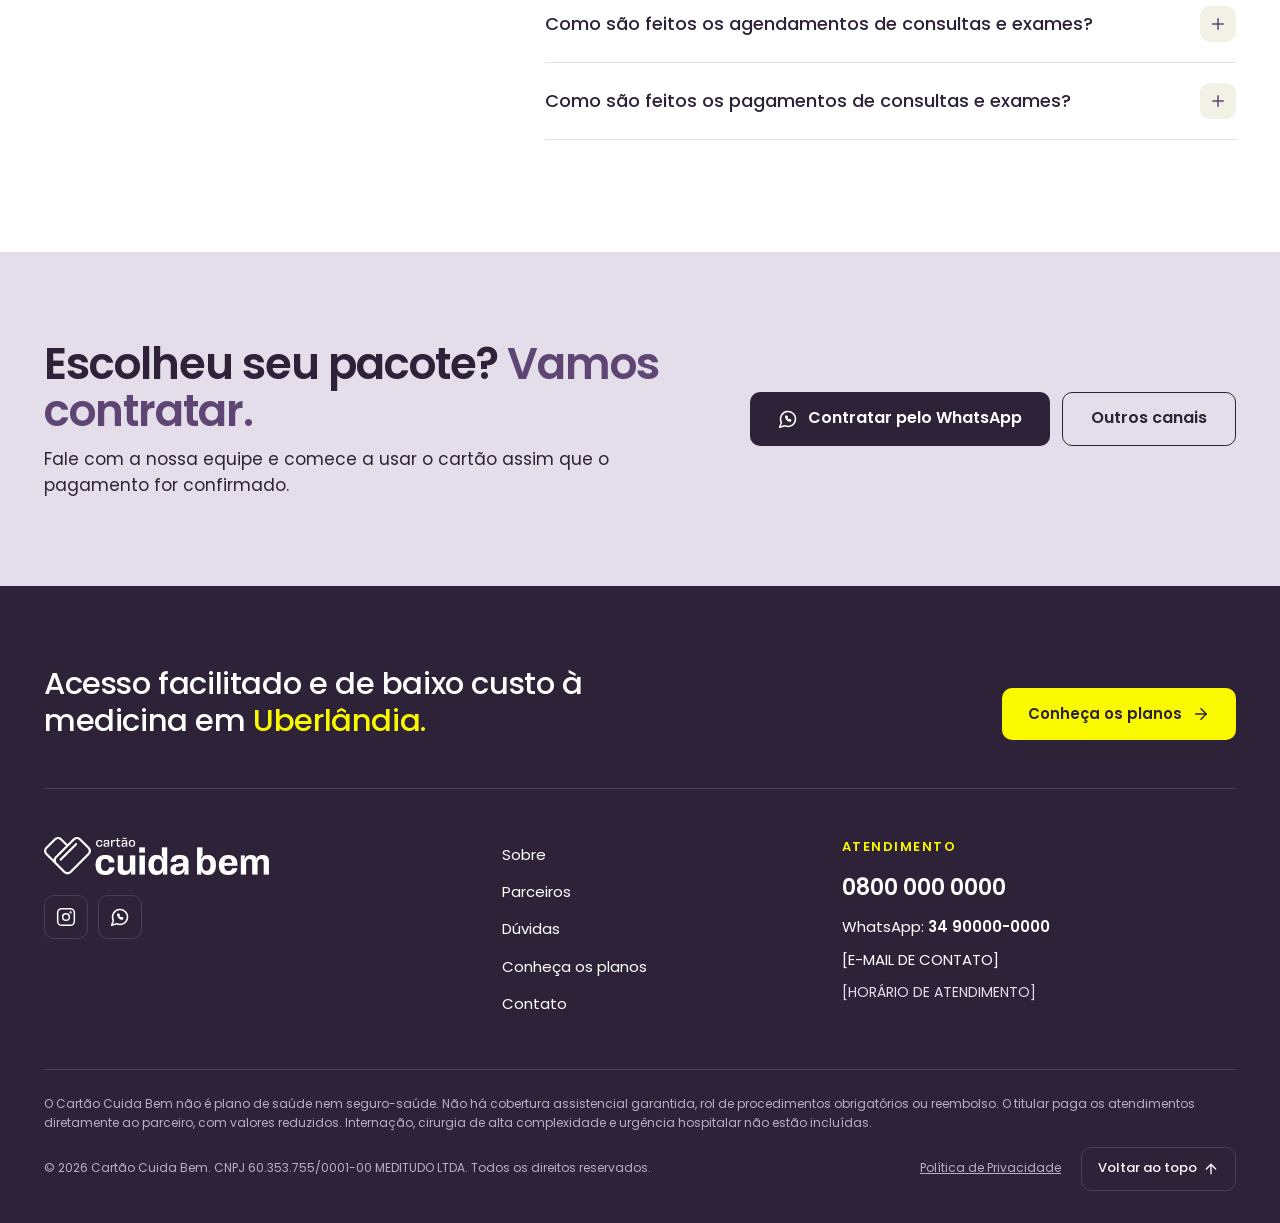
<file: planos.html>
<!doctype html>
<html lang="pt-BR">
<head>
<meta charset="utf-8">
<meta name="viewport" content="width=device-width, initial-scale=1">
<meta http-equiv="Content-Security-Policy" content="default-src 'self'; script-src 'self'; style-src 'self' 'unsafe-inline'; img-src 'self' data:; font-src 'self'; object-src 'self'; frame-src 'self'; connect-src 'self'; base-uri 'self'; form-action 'self'; upgrade-insecure-requests">
<meta name="referrer" content="strict-origin-when-cross-origin">
<title>Pacotes e preços | Cartão Cuida Bem</title>
<meta name="description" content="Compare os pacotes do Cartão Cuida Bem: descontos com parceiros de confiança, telemedicina e orientação médica 24h. Assinatura mensal ou anual.">
<meta name="robots" content="index, follow, max-image-preview:large">
<link rel="canonical" href="https://www.cartaocuidabem.com.br/planos.html">
<meta name="theme-color" content="#5F4573">
<link rel="icon" href="favicon.ico" sizes="48x48">
<link rel="icon" type="image/png" sizes="48x48" href="assets/img/favicon-48.png">
<link rel="icon" type="image/png" sizes="96x96" href="assets/img/favicon-96.png">
<link rel="icon" type="image/png" sizes="192x192" href="assets/img/favicon-192.png">
<link rel="apple-touch-icon" href="assets/img/apple-touch-icon.png">
<meta property="og:type" content="website">
<meta property="og:locale" content="pt_BR">
<meta property="og:site_name" content="Cartão Cuida Bem">
<meta property="og:title" content="Pacotes e preços | Cartão Cuida Bem">
<meta property="og:description" content="Compare os pacotes do Cartão Cuida Bem: descontos com parceiros de confiança, telemedicina e orientação médica 24h. Assinatura mensal ou anual.">
<meta property="og:url" content="https://www.cartaocuidabem.com.br/planos.html">
<meta property="og:image" content="https://www.cartaocuidabem.com.br/assets/img/og-cartao-cuida-bem.jpg">
<meta property="og:image:width" content="1200">
<meta property="og:image:height" content="630">
<meta property="og:image:alt" content="Cartão Cuida Bem: cartão de desconto em saúde em Uberlândia">
<meta name="twitter:card" content="summary_large_image">
<link rel="preload" href="assets/fonts/poppins-latin-500-normal.woff2" as="font" type="font/woff2" crossorigin>
<link rel="preload" href="assets/fonts/poppins-latin-600-normal.woff2" as="font" type="font/woff2" crossorigin>
<link rel="stylesheet" href="assets/css/site.css?v=5945e315">
<script type="application/ld+json">{"@context":"https://schema.org","@graph":[{"@type":"Organization","@id":"https://www.cartaocuidabem.com.br/#organizacao","name":"Cartão Cuida Bem","legalName":"MEDITUDO LTDA","taxID":"60.353.755/0001-00","url":"https://www.cartaocuidabem.com.br/","logo":{"@type":"ImageObject","url":"https://www.cartaocuidabem.com.br/assets/img/icone-512.png","width":512,"height":512},"image":"https://www.cartaocuidabem.com.br/assets/img/og-cartao-cuida-bem.jpg","description":"Cartão de desconto em saúde por assinatura, com parceiros de confiança em Uberlândia (MG). Não é plano de saúde.","address":{"@type":"PostalAddress","addressLocality":"Uberlândia","addressRegion":"MG","addressCountry":"BR"},"areaServed":{"@type":"City","name":"Uberlândia"},"sameAs":["https://www.instagram.com/cartao.cuidabem"]},{"@type":"WebSite","@id":"https://www.cartaocuidabem.com.br/#site","name":"Cartão Cuida Bem","url":"https://www.cartaocuidabem.com.br/","inLanguage":"pt-BR","publisher":{"@id":"https://www.cartaocuidabem.com.br/#organizacao"}},{"@type":"WebPage","@id":"https://www.cartaocuidabem.com.br/planos.html#pagina","url":"https://www.cartaocuidabem.com.br/planos.html","name":"Pacotes e preços | Cartão Cuida Bem","description":"Compare os pacotes do Cartão Cuida Bem: descontos com parceiros de confiança, telemedicina e orientação médica 24h. Assinatura mensal ou anual.","inLanguage":"pt-BR","isPartOf":{"@id":"https://www.cartaocuidabem.com.br/#site"},"about":{"@id":"https://www.cartaocuidabem.com.br/#organizacao"},"breadcrumb":{"@id":"https://www.cartaocuidabem.com.br/planos.html#trilha"}},{"@type":"BreadcrumbList","@id":"https://www.cartaocuidabem.com.br/planos.html#trilha","itemListElement":[{"@type":"ListItem","position":1,"name":"Início","item":"https://www.cartaocuidabem.com.br/"},{"@type":"ListItem","position":2,"name":"Conheça os planos","item":"https://www.cartaocuidabem.com.br/planos.html"}]},{"@type":"Service","@id":"https://www.cartaocuidabem.com.br/planos.html#servico","name":"Cartão Cuida Bem","serviceType":"Cartão de desconto em saúde","provider":{"@id":"https://www.cartaocuidabem.com.br/#organizacao"},"areaServed":{"@type":"City","name":"Uberlândia"},"hasOfferCatalog":{"@type":"OfferCatalog","name":"Pacotes do Cartão Cuida Bem","itemListElement":[{"@type":"AggregateOffer","name":"Pacote Acesso","description":"Descontos em consultas, psicologia, nutrição, exames e farmácias com parceiros de confiança.","priceCurrency":"BRL","lowPrice":"26.01","highPrice":"33.90","offerCount":4,"url":"https://www.cartaocuidabem.com.br/planos.html"},{"@type":"AggregateOffer","name":"Pacote Conecta","description":"Tudo do pacote Acesso, mais clínico geral por telemedicina e orientação médica 24h grátis.","priceCurrency":"BRL","lowPrice":"39.51","highPrice":"55.90","offerCount":4,"url":"https://www.cartaocuidabem.com.br/planos.html"},{"@type":"AggregateOffer","name":"Pacote Conecta+","description":"Tudo do pacote Conecta, mais 17 especialidades por telemedicina e 1 consulta presencial anual na Clínica Nexa.","priceCurrency":"BRL","lowPrice":"65.61","highPrice":"99.90","offerCount":4,"url":"https://www.cartaocuidabem.com.br/planos.html"}]}}]}</script>
</head>
<body>
<a class="pular" href="#conteudo">Pular para o conteúdo</a>
<div id="topo" style="width: 100%; background: #FFFFFF; font-family: 'Poppins', system-ui, sans-serif; color: #2E2238; line-height: 1.55">
<header style="position: sticky; top: 0; z-index: 30; background: #FFFFFF; box-shadow: 0 1px 0 #E4DEEA">
<div style="max-width: 1240px; margin: 0 auto; padding: 12px 24px; min-height: 80px; box-sizing: border-box; display: flex; flex-wrap: wrap; align-items: center; gap: 12px 32px">
<a href="index.html" aria-label="Cartão Cuida Bem, página inicial" style="display: block; flex: 0 0 auto"><img src="assets/img/logo-roxo.png" alt="Cartão Cuida Bem" style="height: 36px; display: block"></a>
<button type="button" class="menu-botao" aria-controls="menu-principal" aria-expanded="false" aria-label="Menu" style="margin-left: auto; width: 48px; height: 48px; border: 1px solid #E4DEEA; border-radius: 10px; background: #FFFFFF; color: #2E2238; align-items: center; justify-content: center; cursor: pointer; padding: 0"><svg class="menu-botao__abrir" aria-hidden="true" width="24" height="24" viewBox="0 0 24 24" fill="none" stroke="currentColor" stroke-width="2" stroke-linecap="round"><path d="M4 7h16M4 12h16M4 17h16"></path></svg><svg class="menu-botao__fechar" aria-hidden="true" width="24" height="24" viewBox="0 0 24 24" fill="none" stroke="currentColor" stroke-width="2" stroke-linecap="round"><path d="M6 6l12 12M18 6 6 18"></path></svg></button>
<div class="menu-painel" id="menu-principal">
<nav aria-label="Menu principal" style="display: flex; flex-wrap: wrap; gap: 4px 6px; flex: 1 1 auto; justify-content: center; align-items: center">
<a href="sobre.html" style="color: #2E2238; text-decoration: none; font-weight: 500; font-size: 15px; padding: 10px 14px; border-radius: 8px">Sobre</a>
<a href="sobre.html#parceiros" style="color: #2E2238; text-decoration: none; font-weight: 500; font-size: 15px; padding: 10px 14px; border-radius: 8px">Parceiros</a>
<a href="index.html#duvidas" style="color: #2E2238; text-decoration: none; font-weight: 500; font-size: 15px; padding: 10px 14px; border-radius: 8px">Dúvidas</a>
<a href="contato.html" style="color: #2E2238; text-decoration: none; font-weight: 500; font-size: 15px; padding: 10px 14px; border-radius: 8px">Contato</a>
</nav>
<div style="display: flex; flex-wrap: wrap; align-items: center; gap: 12px 16px">
<div class="tel-topo" style="position: relative">
<button type="button" class="tel-topo__icone" aria-expanded="false" aria-controls="tel-topo-info" aria-label="Central de atendimento" style="display: flex; width: 44px; height: 44px; border-radius: 10px; border: 1px solid #E4DEEA; background: #FFFFFF; color: #5F4573; align-items: center; justify-content: center; cursor: pointer; padding: 0"><svg aria-hidden="true" width="18" height="18" viewBox="0 0 24 24" fill="none" stroke="currentColor" stroke-width="1.8" stroke-linecap="round" stroke-linejoin="round"><path d="M22 16.92v3a2 2 0 0 1-2.18 2 19.79 19.79 0 0 1-8.63-3.07 19.5 19.5 0 0 1-6-6 19.79 19.79 0 0 1-3.07-8.67A2 2 0 0 1 4.11 2h3a2 2 0 0 1 2 1.72 12.84 12.84 0 0 0 .7 2.81 2 2 0 0 1-.45 2.11L8.09 9.91a16 16 0 0 0 6 6l1.27-1.27a2 2 0 0 1 2.11-.45 12.84 12.84 0 0 0 2.81.7A2 2 0 0 1 22 16.92z"></path></svg></button>
<a id="tel-topo-info" class="tel-topo__info" href="tel:08000000000" style="display: flex; flex-direction: column; line-height: 1.25; text-decoration: none; color: #2E2238; white-space: nowrap"><span style="font-size: 12px; color: #4A3D57">Central de atendimento</span><strong style="font-size: 16px; font-weight: 600">0800 000 0000</strong></a>
</div>
<a href="planos.html" aria-current="page" class="cta-topo" style="display: inline-flex; align-items: center; gap: 14px; padding: 5px 5px 5px 16px; border-radius: 12px; background: #2E2238; text-decoration: none; white-space: nowrap"><span style="display: flex; flex-direction: column; line-height: 1.2; font-size: 12px; color: #E4DEEA">a partir de<strong style="font-size: 15px; font-weight: 600; color: #FFFFFF">R$ 26,01/mês</strong></span><span class="cta-topo__botao" style="display: inline-flex; align-items: center; min-height: 42px; padding: 0 18px; border-radius: 9px; background: #F9F900; color: #2E2238; font-weight: 600; font-size: 15px">Conheça os planos</span></a>
</div>
</div>
</div>
</header>
<main id="conteudo">
<section style="background: #2E2238; color: #FFFFFF; position: relative; overflow: hidden">
<div style="max-width: 1240px; margin: 0 auto; padding: 88px 24px 0; box-sizing: border-box; display: flex; flex-direction: column; gap: 64px">
<div style="display: flex; flex-wrap: wrap; align-items: center; gap: 48px 72px">
<div style="flex: 1.3 1 480px; min-width: 0; display: flex; flex-direction: column; gap: 24px">
<h1 style="margin: 0; font-size: clamp(36px, 4.4vw, 60px); line-height: 1.08; font-weight: 600; letter-spacing: -1.2px">O cuidado certo, <span style="color: #F9F900">do tamanho da sua família.</span></h1>
<p style="margin: 0; font-size: 18px; color: #E4DEEA; max-width: 560px">Escolha a assinatura do seu cartão de desconto em saúde: anual ou mensal, individual ou familiar. Você começa a usar assim que o pagamento for confirmado.</p>
</div>
<div style="flex: 1 1 360px; min-width: 0; position: relative">
<div style="border-radius: 24px; overflow: hidden; aspect-ratio: 5 / 4"><img fetchpriority="high" src="assets/img/familia.webp" alt="Família sorrindo junta na cozinha" style="width: 100%; height: 100%; object-fit: cover; display: block"></div>
<div aria-hidden="true" style="position: absolute; left: -24px; bottom: 36px; width: 60px; height: 60px; border-radius: 14px; background: #EF7823; transform: rotate(45deg)"></div>
</div>
</div>
<nav aria-label="Nesta página" style="display: flex; flex-wrap: wrap; border-top: 1px solid #4A3D57">
<a href="#pacotes" style="flex: 1 1 200px; display: flex; align-items: center; justify-content: space-between; gap: 12px; min-height: 64px; padding: 0 20px 0 0; color: #FFFFFF; text-decoration: none; font-weight: 500; font-size: 15px">Pacotes e valores <svg aria-hidden="true" width="18" height="18" viewBox="0 0 24 24" fill="none" stroke="#F9F900" stroke-width="2" stroke-linecap="round" stroke-linejoin="round"><path d="M12 5v14M19 12l-7 7-7-7"></path></svg></a>
<a href="#beneficios" style="flex: 1 1 200px; display: flex; align-items: center; justify-content: space-between; gap: 12px; min-height: 64px; padding: 0 20px; border-left: 1px solid #4A3D57; color: #FFFFFF; text-decoration: none; font-weight: 500; font-size: 15px">Benefícios <svg aria-hidden="true" width="18" height="18" viewBox="0 0 24 24" fill="none" stroke="#F9F900" stroke-width="2" stroke-linecap="round" stroke-linejoin="round"><path d="M12 5v14M19 12l-7 7-7-7"></path></svg></a>
<a href="#condicoes" style="flex: 1 1 200px; display: flex; align-items: center; justify-content: space-between; gap: 12px; min-height: 64px; padding: 0 0 0 20px; border-left: 1px solid #4A3D57; color: #FFFFFF; text-decoration: none; font-weight: 500; font-size: 15px">Mensal ou anual <svg aria-hidden="true" width="18" height="18" viewBox="0 0 24 24" fill="none" stroke="#F9F900" stroke-width="2" stroke-linecap="round" stroke-linejoin="round"><path d="M12 5v14M19 12l-7 7-7-7"></path></svg></a>
</nav>
</div>
</section>
<section id="pacotes" style="background: #FFFFFF; scroll-margin-top: 80px">
<div style="max-width: 1240px; margin: 0 auto; padding: 104px 24px; box-sizing: border-box; display: flex; flex-direction: column; gap: 44px">
<div style="display: flex; flex-wrap: wrap; justify-content: space-between; align-items: flex-end; gap: 20px">
<h2 style="margin: 0; flex: 1 1 360px; min-width: 0; font-size: clamp(30px, 3vw, 42px); line-height: 1.15; font-weight: 600; letter-spacing: -0.6px">Monte sua assinatura</h2>
<div style="display: flex; flex-wrap: wrap; gap: 12px">
<div role="group" aria-label="Período da assinatura" style="display: flex; padding: 4px; border-radius: 12px; border: 1px solid #E4DEEA">
<button type="button" data-periodo="mensal" aria-pressed="false" style="min-height: 44px; padding: 0 22px; border: 0; border-radius: 8px; font-family: inherit; font-size: 15px; font-weight: 500; cursor: pointer; background: transparent; color: #2E2238">Mensal</button>
<button type="button" data-periodo="anual" aria-pressed="true" style="min-height: 44px; padding: 0 22px; border: 0; border-radius: 8px; font-family: inherit; font-size: 15px; font-weight: 500; cursor: pointer; background: #2E2238; color: #FFFFFF">Anual <span style="font-size: 12px; font-weight: 600">(-10%)</span></button>
</div>
<div role="group" aria-label="Tipo de assinatura" style="display: flex; padding: 4px; border-radius: 12px; border: 1px solid #E4DEEA">
<button type="button" data-tipo="individual" aria-pressed="true" style="min-height: 44px; padding: 0 22px; border: 0; border-radius: 8px; font-family: inherit; font-size: 15px; font-weight: 500; cursor: pointer; background: #2E2238; color: #FFFFFF">Individual</button>
<button type="button" data-tipo="familiar" aria-pressed="false" style="min-height: 44px; padding: 0 22px; border: 0; border-radius: 8px; font-family: inherit; font-size: 15px; font-weight: 500; cursor: pointer; background: transparent; color: #2E2238">Familiar</button>
</div>
</div>
</div>
<div style="display: flex; flex-wrap: wrap; gap: 1px; background: #E4DEEA; border: 1px solid #E4DEEA; border-radius: 20px; overflow: hidden">
<article style="flex: 1 1 300px; min-width: 0; box-sizing: border-box; padding: 40px 36px; display: flex; flex-direction: column; gap: 22px; background: #FFFFFF; color: #2E2238">
<div style="display: flex; align-items: center; justify-content: space-between; gap: 12px; min-height: 28px">
<h3 style="margin: 0; font-size: 24px; font-weight: 600">Acesso</h3>
</div>
<p style="margin: 0; font-size: 15px; color: #4A3D57; min-height: 48px">Para quem quer pagar menos em consultas, exames e farmácias.</p>
<div style="padding: 20px 0; border-top: 1px solid #E4DEEA; border-bottom: 1px solid #E4DEEA">
<span style="display: block; font-size: 13px; color: #4A3D57" data-rotulo>Assinatura anual individual</span>
<span style="display: flex; align-items: baseline; gap: 6px; margin-top: 4px"><span style="font-size: 16px; font-weight: 500">R$</span><strong style="font-size: 52px; line-height: 1; font-weight: 700; letter-spacing: -1px" data-preco="Acesso">26,01</strong><span style="font-size: 15px; color: #4A3D57">/mês</span></span>
<span style="display: block; margin-top: 8px; font-size: 14px; color: #4A3D57" data-total="Acesso">R$ 312,12 por ano, em até 12x</span>
</div>
<a href="contato.html" style="display: flex; align-items: center; justify-content: center; min-height: 52px; border-radius: 10px; font-weight: 600; font-size: 15px; text-decoration: none; background: #5F4573; color: #FFFFFF">Quero o Acesso</a>
<ul style="list-style: none; margin: 0; padding: 0; display: flex; flex-direction: column; gap: 12px">
<li style="display: flex; gap: 12px; align-items: flex-start; font-size: 15px"><svg aria-hidden="true" width="18" height="18" viewBox="0 0 24 24" fill="none" stroke="#5F4573" stroke-width="2.5" stroke-linecap="round" stroke-linejoin="round" style="flex: 0 0 auto; margin-top: 3px"><path d="M20 6 9 17l-5-5"></path></svg><span>Descontos em consultas, psicologia e nutrição</span></li>
<li style="display: flex; gap: 12px; align-items: flex-start; font-size: 15px"><svg aria-hidden="true" width="18" height="18" viewBox="0 0 24 24" fill="none" stroke="#5F4573" stroke-width="2.5" stroke-linecap="round" stroke-linejoin="round" style="flex: 0 0 auto; margin-top: 3px"><path d="M20 6 9 17l-5-5"></path></svg><span>Descontos em exames no CheckUp</span></li>
<li style="display: flex; gap: 12px; align-items: flex-start; font-size: 15px"><svg aria-hidden="true" width="18" height="18" viewBox="0 0 24 24" fill="none" stroke="#5F4573" stroke-width="2.5" stroke-linecap="round" stroke-linejoin="round" style="flex: 0 0 auto; margin-top: 3px"><path d="M20 6 9 17l-5-5"></path></svg><span>Descontos em farmácias</span></li>
</ul>
</article>
<article style="flex: 1 1 300px; min-width: 0; box-sizing: border-box; padding: 40px 36px; display: flex; flex-direction: column; gap: 22px; background: #FFFFFF; color: #2E2238">
<div style="display: flex; align-items: center; justify-content: space-between; gap: 12px; min-height: 28px">
<h3 style="margin: 0; font-size: 24px; font-weight: 600">Conecta</h3>
</div>
<p style="margin: 0; font-size: 15px; color: #4A3D57; min-height: 48px">Descontos nos parceiros, mais atendimento médico sem sair de casa.</p>
<div style="padding: 20px 0; border-top: 1px solid #E4DEEA; border-bottom: 1px solid #E4DEEA">
<span style="display: block; font-size: 13px; color: #4A3D57" data-rotulo>Assinatura anual individual</span>
<span style="display: flex; align-items: baseline; gap: 6px; margin-top: 4px"><span style="font-size: 16px; font-weight: 500">R$</span><strong style="font-size: 52px; line-height: 1; font-weight: 700; letter-spacing: -1px" data-preco="Conecta">39,51</strong><span style="font-size: 15px; color: #4A3D57">/mês</span></span>
<span style="display: block; margin-top: 8px; font-size: 14px; color: #4A3D57" data-total="Conecta">R$ 474,12 por ano, em até 12x</span>
</div>
<a href="contato.html" style="display: flex; align-items: center; justify-content: center; min-height: 52px; border-radius: 10px; font-weight: 600; font-size: 15px; text-decoration: none; background: #5F4573; color: #FFFFFF">Quero o Conecta</a>
<ul style="list-style: none; margin: 0; padding: 0; display: flex; flex-direction: column; gap: 12px">
<li style="display: flex; gap: 12px; align-items: flex-start; font-size: 15px"><svg aria-hidden="true" width="18" height="18" viewBox="0 0 24 24" fill="none" stroke="#5F4573" stroke-width="2.5" stroke-linecap="round" stroke-linejoin="round" style="flex: 0 0 auto; margin-top: 3px"><path d="M20 6 9 17l-5-5"></path></svg><span>Tudo do pacote Acesso</span></li>
<li style="display: flex; gap: 12px; align-items: flex-start; font-size: 15px"><svg aria-hidden="true" width="18" height="18" viewBox="0 0 24 24" fill="none" stroke="#5F4573" stroke-width="2.5" stroke-linecap="round" stroke-linejoin="round" style="flex: 0 0 auto; margin-top: 3px"><path d="M20 6 9 17l-5-5"></path></svg><span>Clínico geral por telemedicina grátis</span></li>
<li style="display: flex; gap: 12px; align-items: flex-start; font-size: 15px"><svg aria-hidden="true" width="18" height="18" viewBox="0 0 24 24" fill="none" stroke="#5F4573" stroke-width="2.5" stroke-linecap="round" stroke-linejoin="round" style="flex: 0 0 auto; margin-top: 3px"><path d="M20 6 9 17l-5-5"></path></svg><span>Orientação médica 24h e *APH grátis</span></li>
</ul>
</article>
<article style="flex: 1 1 300px; min-width: 0; box-sizing: border-box; padding: 40px 36px; display: flex; flex-direction: column; gap: 22px; background: #2E2238; color: #FFFFFF">
<div style="display: flex; align-items: center; justify-content: space-between; gap: 12px; min-height: 28px">
<h3 style="margin: 0; font-size: 24px; font-weight: 600">Conecta+</h3>
<span style="padding: 4px 10px; border-radius: 6px; background: #F9F900; color: #2E2238; font-size: 12px; font-weight: 600; letter-spacing: 0.5px; text-transform: uppercase">Mais completo</span>
</div>
<p style="margin: 0; font-size: 15px; color: #E4DEEA; min-height: 48px">O cuidado mais completo, com especialistas por vídeo.</p>
<div style="padding: 20px 0; border-top: 1px solid #4A3D57; border-bottom: 1px solid #4A3D57">
<span style="display: block; font-size: 13px; color: #E4DEEA" data-rotulo>Assinatura anual individual</span>
<span style="display: flex; align-items: baseline; gap: 6px; margin-top: 4px"><span style="font-size: 16px; font-weight: 500">R$</span><strong style="font-size: 52px; line-height: 1; font-weight: 700; letter-spacing: -1px" data-preco="Conecta+">65,61</strong><span style="font-size: 15px; color: #E4DEEA">/mês</span></span>
<span style="display: block; margin-top: 8px; font-size: 14px; color: #E4DEEA" data-total="Conecta+">R$ 787,32 por ano, em até 12x</span>
</div>
<a href="contato.html" style="display: flex; align-items: center; justify-content: center; min-height: 52px; border-radius: 10px; font-weight: 600; font-size: 15px; text-decoration: none; background: #F9F900; color: #2E2238">Quero o Conecta+</a>
<ul style="list-style: none; margin: 0; padding: 0; display: flex; flex-direction: column; gap: 12px">
<li style="display: flex; gap: 12px; align-items: flex-start; font-size: 15px"><svg aria-hidden="true" width="18" height="18" viewBox="0 0 24 24" fill="none" stroke="#F9F900" stroke-width="2.5" stroke-linecap="round" stroke-linejoin="round" style="flex: 0 0 auto; margin-top: 3px"><path d="M20 6 9 17l-5-5"></path></svg><span>Tudo do pacote Conecta</span></li>
<li style="display: flex; gap: 12px; align-items: flex-start; font-size: 15px"><svg aria-hidden="true" width="18" height="18" viewBox="0 0 24 24" fill="none" stroke="#F9F900" stroke-width="2.5" stroke-linecap="round" stroke-linejoin="round" style="flex: 0 0 auto; margin-top: 3px"><path d="M20 6 9 17l-5-5"></path></svg><span>17 especialidades por telemedicina grátis</span></li>
<li style="display: flex; gap: 12px; align-items: flex-start; font-size: 15px"><svg aria-hidden="true" width="18" height="18" viewBox="0 0 24 24" fill="none" stroke="#F9F900" stroke-width="2.5" stroke-linecap="round" stroke-linejoin="round" style="flex: 0 0 auto; margin-top: 3px"><path d="M20 6 9 17l-5-5"></path></svg><span>1 consulta presencial na Nexa (assinatura anual)</span></li>
</ul>
</article>
</div>
<p style="margin: 0; font-size: 13px; color: #4A3D57">*APH: atendimento pré-hospitalar.</p>
</div>
</section>
<section style="background: #F1F1E5">
<div style="max-width: 1240px; margin: 0 auto; padding: 104px 24px; box-sizing: border-box; display: flex; flex-direction: column; gap: 48px">
<h2 style="margin: 0; max-width: 760px; font-size: clamp(30px, 3vw, 42px); line-height: 1.15; font-weight: 600; letter-spacing: -0.6px">Economia em cada consulta, <span style="color: #5F4573">comparada à média particular.</span></h2>
<div style="display: grid; grid-template-columns: repeat(auto-fit, minmax(min(100%, 260px), 1fr)); gap: 40px 48px">
<div style="display: flex; flex-direction: column; gap: 10px">
<p style="margin: 0; font-size: 80px; line-height: 1; font-weight: 600; letter-spacing: -2px; color: #5F4573">49%</p>
<span aria-hidden="true" style="width: 48px; height: 4px; border-radius: 2px; background: #EF7823"></span>
<p style="margin: 8px 0 0; font-size: 19px; font-weight: 600">Economia média</p>
<p style="margin: 0; font-size: 15px; color: #4A3D57">Valores Cartão Cuida Bem comparados à média de mercado particular, por especialidade.</p>
</div>
<div style="display: flex; flex-direction: column; gap: 10px">
<p style="margin: 0; font-size: 80px; line-height: 1; font-weight: 600; letter-spacing: -2px; color: #5F4573">63%</p>
<span aria-hidden="true" style="width: 48px; height: 4px; border-radius: 2px; background: #EF7823"></span>
<p style="margin: 8px 0 0; font-size: 19px; font-weight: 600">Maior economia</p>
<p style="margin: 0; font-size: 15px; color: #4A3D57">Pediatria: R$ 105,00 no Cartão Cuida Bem, contra R$ 280,00 na média particular.</p>
</div>
<div style="display: flex; flex-direction: column; gap: 10px">
<p style="margin: 0; font-size: 80px; line-height: 1; font-weight: 600; letter-spacing: -2px; color: #5F4573">19</p>
<span aria-hidden="true" style="width: 48px; height: 4px; border-radius: 2px; background: #EF7823"></span>
<p style="margin: 8px 0 0; font-size: 19px; font-weight: 600">Itens com valor negociado</p>
<p style="margin: 0; font-size: 15px; color: #4A3D57">Diversas especialidades para o cuidado do dia a dia.</p>
</div>
</div>
</div>
</section>
<section id="beneficios" style="background: #FFFFFF; scroll-margin-top: 80px">
<div style="max-width: 1040px; margin: 0 auto; padding: 104px 24px; box-sizing: border-box; display: flex; flex-direction: column; gap: 36px">
<h2 style="margin: 0; font-size: clamp(30px, 3vw, 42px); line-height: 1.15; font-weight: 600; letter-spacing: -0.6px">Quanto mais completo o pacote, <span style="color: #5F4573">mais você economiza.</span></h2>
<div style="overflow-x: auto; border: 1px solid #E4DEEA; border-radius: 20px">
<table style="width: 100%; min-width: 640px; border-collapse: collapse; font-size: 15px">
<thead>
<tr>
<th scope="col" style="text-align: left; padding: 20px 24px; background: #2E2238; color: #FFFFFF; font-weight: 500">Benefício</th>
<th scope="col" style="padding: 20px 12px; background: #2E2238; color: #FFFFFF; font-weight: 600; width: 120px">Acesso</th>
<th scope="col" style="padding: 20px 12px; background: #2E2238; color: #FFFFFF; font-weight: 600; width: 120px">Conecta</th>
<th scope="col" style="padding: 20px 12px; background: #F9F900; color: #2E2238; font-weight: 600; width: 120px">Conecta+</th>
</tr>
</thead>
<tbody>
<tr><th scope="colgroup" colspan="4" style="text-align: left; padding: 16px 24px 10px; background: #F1F1E5; font-size: 12px; font-weight: 600; letter-spacing: 1.5px; text-transform: uppercase; color: #5F4573">Descontos</th></tr>
<tr>
<th scope="row" style="text-align: left; padding: 16px 24px; font-weight: 400; border-top: 1px solid #E4DEEA">Consultas médicas, de psicologia e de nutrição (Nexa)</th>
<td style="text-align: center; padding: 16px 12px; border-top: 1px solid #E4DEEA; background: transparent">
<svg role="img" aria-label="Incluso" width="22" height="22" viewBox="0 0 24 24" fill="none" stroke="#5F4573" stroke-width="2.5" stroke-linecap="round" stroke-linejoin="round"><path d="M20 6 9 17l-5-5"></path></svg>
</td>
<td style="text-align: center; padding: 16px 12px; border-top: 1px solid #E4DEEA; background: transparent">
<svg role="img" aria-label="Incluso" width="22" height="22" viewBox="0 0 24 24" fill="none" stroke="#5F4573" stroke-width="2.5" stroke-linecap="round" stroke-linejoin="round"><path d="M20 6 9 17l-5-5"></path></svg>
</td>
<td style="text-align: center; padding: 16px 12px; border-top: 1px solid #E4DEEA; background: #FDFDE6">
<svg role="img" aria-label="Incluso" width="22" height="22" viewBox="0 0 24 24" fill="none" stroke="#5F4573" stroke-width="2.5" stroke-linecap="round" stroke-linejoin="round"><path d="M20 6 9 17l-5-5"></path></svg>
</td>
</tr>
<tr>
<th scope="row" style="text-align: left; padding: 16px 24px; font-weight: 400; border-top: 1px solid #E4DEEA">Exame de bioimpedância (Nexa)</th>
<td style="text-align: center; padding: 16px 12px; border-top: 1px solid #E4DEEA; background: transparent">
<svg role="img" aria-label="Incluso" width="22" height="22" viewBox="0 0 24 24" fill="none" stroke="#5F4573" stroke-width="2.5" stroke-linecap="round" stroke-linejoin="round"><path d="M20 6 9 17l-5-5"></path></svg>
</td>
<td style="text-align: center; padding: 16px 12px; border-top: 1px solid #E4DEEA; background: transparent">
<svg role="img" aria-label="Incluso" width="22" height="22" viewBox="0 0 24 24" fill="none" stroke="#5F4573" stroke-width="2.5" stroke-linecap="round" stroke-linejoin="round"><path d="M20 6 9 17l-5-5"></path></svg>
</td>
<td style="text-align: center; padding: 16px 12px; border-top: 1px solid #E4DEEA; background: #FDFDE6">
<svg role="img" aria-label="Incluso" width="22" height="22" viewBox="0 0 24 24" fill="none" stroke="#5F4573" stroke-width="2.5" stroke-linecap="round" stroke-linejoin="round"><path d="M20 6 9 17l-5-5"></path></svg>
</td>
</tr>
<tr>
<th scope="row" style="text-align: left; padding: 16px 24px; font-weight: 400; border-top: 1px solid #E4DEEA">Exames de análises clínicas, de imagem e cardiológicos (CheckUp)</th>
<td style="text-align: center; padding: 16px 12px; border-top: 1px solid #E4DEEA; background: transparent">
<svg role="img" aria-label="Incluso" width="22" height="22" viewBox="0 0 24 24" fill="none" stroke="#5F4573" stroke-width="2.5" stroke-linecap="round" stroke-linejoin="round"><path d="M20 6 9 17l-5-5"></path></svg>
</td>
<td style="text-align: center; padding: 16px 12px; border-top: 1px solid #E4DEEA; background: transparent">
<svg role="img" aria-label="Incluso" width="22" height="22" viewBox="0 0 24 24" fill="none" stroke="#5F4573" stroke-width="2.5" stroke-linecap="round" stroke-linejoin="round"><path d="M20 6 9 17l-5-5"></path></svg>
</td>
<td style="text-align: center; padding: 16px 12px; border-top: 1px solid #E4DEEA; background: #FDFDE6">
<svg role="img" aria-label="Incluso" width="22" height="22" viewBox="0 0 24 24" fill="none" stroke="#5F4573" stroke-width="2.5" stroke-linecap="round" stroke-linejoin="round"><path d="M20 6 9 17l-5-5"></path></svg>
</td>
</tr>
<tr>
<th scope="row" style="text-align: left; padding: 16px 24px; font-weight: 400; border-top: 1px solid #E4DEEA">Farmácias (Marketplace Hocta)</th>
<td style="text-align: center; padding: 16px 12px; border-top: 1px solid #E4DEEA; background: transparent">
<svg role="img" aria-label="Incluso" width="22" height="22" viewBox="0 0 24 24" fill="none" stroke="#5F4573" stroke-width="2.5" stroke-linecap="round" stroke-linejoin="round"><path d="M20 6 9 17l-5-5"></path></svg>
</td>
<td style="text-align: center; padding: 16px 12px; border-top: 1px solid #E4DEEA; background: transparent">
<svg role="img" aria-label="Incluso" width="22" height="22" viewBox="0 0 24 24" fill="none" stroke="#5F4573" stroke-width="2.5" stroke-linecap="round" stroke-linejoin="round"><path d="M20 6 9 17l-5-5"></path></svg>
</td>
<td style="text-align: center; padding: 16px 12px; border-top: 1px solid #E4DEEA; background: #FDFDE6">
<svg role="img" aria-label="Incluso" width="22" height="22" viewBox="0 0 24 24" fill="none" stroke="#5F4573" stroke-width="2.5" stroke-linecap="round" stroke-linejoin="round"><path d="M20 6 9 17l-5-5"></path></svg>
</td>
</tr>
<tr><th scope="colgroup" colspan="4" style="text-align: left; padding: 16px 24px 10px; background: #F1F1E5; font-size: 12px; font-weight: 600; letter-spacing: 1.5px; text-transform: uppercase; color: #5F4573">Grátis</th></tr>
<tr>
<th scope="row" style="text-align: left; padding: 16px 24px; font-weight: 400; border-top: 1px solid #E4DEEA">Consulta com clínico geral por telemedicina (Hocta)</th>
<td style="text-align: center; padding: 16px 12px; border-top: 1px solid #E4DEEA; background: transparent">
<svg role="img" aria-label="Não incluso" width="18" height="18" viewBox="0 0 24 24" fill="none" stroke="#B9AEC6" stroke-width="2" stroke-linecap="round"><path d="M5 12h14"></path></svg>
</td>
<td style="text-align: center; padding: 16px 12px; border-top: 1px solid #E4DEEA; background: transparent">
<svg role="img" aria-label="Incluso" width="22" height="22" viewBox="0 0 24 24" fill="none" stroke="#5F4573" stroke-width="2.5" stroke-linecap="round" stroke-linejoin="round"><path d="M20 6 9 17l-5-5"></path></svg>
</td>
<td style="text-align: center; padding: 16px 12px; border-top: 1px solid #E4DEEA; background: #FDFDE6">
<svg role="img" aria-label="Incluso" width="22" height="22" viewBox="0 0 24 24" fill="none" stroke="#5F4573" stroke-width="2.5" stroke-linecap="round" stroke-linejoin="round"><path d="M20 6 9 17l-5-5"></path></svg>
</td>
</tr>
<tr>
<th scope="row" style="text-align: left; padding: 16px 24px; font-weight: 400; border-top: 1px solid #E4DEEA">Orientação médica e *APH (Medilar)</th>
<td style="text-align: center; padding: 16px 12px; border-top: 1px solid #E4DEEA; background: transparent">
<svg role="img" aria-label="Não incluso" width="18" height="18" viewBox="0 0 24 24" fill="none" stroke="#B9AEC6" stroke-width="2" stroke-linecap="round"><path d="M5 12h14"></path></svg>
</td>
<td style="text-align: center; padding: 16px 12px; border-top: 1px solid #E4DEEA; background: transparent">
<svg role="img" aria-label="Incluso" width="22" height="22" viewBox="0 0 24 24" fill="none" stroke="#5F4573" stroke-width="2.5" stroke-linecap="round" stroke-linejoin="round"><path d="M20 6 9 17l-5-5"></path></svg>
</td>
<td style="text-align: center; padding: 16px 12px; border-top: 1px solid #E4DEEA; background: #FDFDE6">
<svg role="img" aria-label="Incluso" width="22" height="22" viewBox="0 0 24 24" fill="none" stroke="#5F4573" stroke-width="2.5" stroke-linecap="round" stroke-linejoin="round"><path d="M20 6 9 17l-5-5"></path></svg>
</td>
</tr>
<tr>
<th scope="row" style="text-align: left; padding: 16px 24px; font-weight: 400; border-top: 1px solid #E4DEEA">17 especialidades por telemedicina (Hocta)</th>
<td style="text-align: center; padding: 16px 12px; border-top: 1px solid #E4DEEA; background: transparent">
<svg role="img" aria-label="Não incluso" width="18" height="18" viewBox="0 0 24 24" fill="none" stroke="#B9AEC6" stroke-width="2" stroke-linecap="round"><path d="M5 12h14"></path></svg>
</td>
<td style="text-align: center; padding: 16px 12px; border-top: 1px solid #E4DEEA; background: transparent">
<svg role="img" aria-label="Não incluso" width="18" height="18" viewBox="0 0 24 24" fill="none" stroke="#B9AEC6" stroke-width="2" stroke-linecap="round"><path d="M5 12h14"></path></svg>
</td>
<td style="text-align: center; padding: 16px 12px; border-top: 1px solid #E4DEEA; background: #FDFDE6">
<svg role="img" aria-label="Incluso" width="22" height="22" viewBox="0 0 24 24" fill="none" stroke="#5F4573" stroke-width="2.5" stroke-linecap="round" stroke-linejoin="round"><path d="M20 6 9 17l-5-5"></path></svg>
</td>
</tr>
<tr>
<th scope="row" style="text-align: left; padding: 16px 24px; font-weight: 400; border-top: 1px solid #E4DEEA">1 consulta com clínico geral, nutricionista ou psicóloga (Nexa)**</th>
<td style="text-align: center; padding: 16px 12px; border-top: 1px solid #E4DEEA; background: transparent">
<svg role="img" aria-label="Não incluso" width="18" height="18" viewBox="0 0 24 24" fill="none" stroke="#B9AEC6" stroke-width="2" stroke-linecap="round"><path d="M5 12h14"></path></svg>
</td>
<td style="text-align: center; padding: 16px 12px; border-top: 1px solid #E4DEEA; background: transparent">
<svg role="img" aria-label="Não incluso" width="18" height="18" viewBox="0 0 24 24" fill="none" stroke="#B9AEC6" stroke-width="2" stroke-linecap="round"><path d="M5 12h14"></path></svg>
</td>
<td style="text-align: center; padding: 16px 12px; border-top: 1px solid #E4DEEA; background: #FDFDE6">
<svg role="img" aria-label="Incluso" width="22" height="22" viewBox="0 0 24 24" fill="none" stroke="#5F4573" stroke-width="2.5" stroke-linecap="round" stroke-linejoin="round"><path d="M20 6 9 17l-5-5"></path></svg>
</td>
</tr>
</tbody>
</table>
</div>
<p style="margin: 0; font-size: 13px; color: #4A3D57">*APH: atendimento pré-hospitalar. **Válido somente na contratação da assinatura anual.</p>
</div>
</section>
<section id="condicoes" style="background: #F1F1E5; scroll-margin-top: 80px">
<div style="max-width: 1240px; margin: 0 auto; padding: 104px 24px; box-sizing: border-box; display: flex; flex-direction: column; gap: 40px">
<h2 style="margin: 0; max-width: 820px; font-size: clamp(30px, 3vw, 42px); line-height: 1.15; font-weight: 600; letter-spacing: -0.6px">Mensal ou anual? <span style="color: #5F4573">Você escolhe o que cabe no seu bolso.</span></h2>
<div style="display: flex; flex-wrap: wrap; gap: 20px">
<div style="flex: 1 1 360px; min-width: 0; background: #FFFFFF; border-radius: 20px; padding: 36px; display: flex; flex-direction: column; gap: 18px">
<h3 style="margin: 0; font-size: 24px; font-weight: 600; color: #5F4573">Assinatura mensal</h3>
<ul style="list-style: none; margin: 0; padding: 0; display: flex; flex-direction: column">
<li style="display: flex; gap: 12px; padding: 14px 0; border-top: 1px solid #E4DEEA; font-size: 15px"><svg aria-hidden="true" width="18" height="18" viewBox="0 0 24 24" fill="none" stroke="#5F4573" stroke-width="2.5" stroke-linecap="round" stroke-linejoin="round" style="flex: 0 0 auto; margin-top: 3px"><path d="M20 6 9 17l-5-5"></path></svg>Sem fidelidade.</li>
<li style="display: flex; gap: 12px; padding: 14px 0; border-top: 1px solid #E4DEEA; font-size: 15px"><svg aria-hidden="true" width="18" height="18" viewBox="0 0 24 24" fill="none" stroke="#5F4573" stroke-width="2.5" stroke-linecap="round" stroke-linejoin="round" style="flex: 0 0 auto; margin-top: 3px"><path d="M20 6 9 17l-5-5"></path></svg>Pagamento por Pix ou cartão de crédito.</li>
<li style="display: flex; gap: 12px; padding: 14px 0; border-top: 1px solid #E4DEEA; font-size: 15px"><svg aria-hidden="true" width="18" height="18" viewBox="0 0 24 24" fill="none" stroke="#5F4573" stroke-width="2.5" stroke-linecap="round" stroke-linejoin="round" style="flex: 0 0 auto; margin-top: 3px"><path d="M20 6 9 17l-5-5"></path></svg>Parceiros e serviços inclusos liberados após o pagamento.</li>
</ul>
</div>
<div style="flex: 1 1 360px; min-width: 0; background: #2E2238; color: #FFFFFF; border-radius: 20px; padding: 36px; display: flex; flex-direction: column; gap: 18px">
<div style="display: flex; align-items: center; justify-content: space-between; gap: 12px"><h3 style="margin: 0; font-size: 24px; font-weight: 600">Assinatura anual</h3><span style="padding: 4px 10px; border-radius: 6px; background: #F9F900; color: #2E2238; font-size: 12px; font-weight: 600">10% OFF</span></div>
<ul style="list-style: none; margin: 0; padding: 0; display: flex; flex-direction: column">
<li style="display: flex; gap: 12px; padding: 14px 0; border-top: 1px solid #4A3D57; font-size: 15px"><svg aria-hidden="true" width="18" height="18" viewBox="0 0 24 24" fill="none" stroke="#F9F900" stroke-width="2.5" stroke-linecap="round" stroke-linejoin="round" style="flex: 0 0 auto; margin-top: 3px"><path d="M20 6 9 17l-5-5"></path></svg>10% de desconto na mensalidade.</li>
<li style="display: flex; gap: 12px; padding: 14px 0; border-top: 1px solid #4A3D57; font-size: 15px"><svg aria-hidden="true" width="18" height="18" viewBox="0 0 24 24" fill="none" stroke="#F9F900" stroke-width="2.5" stroke-linecap="round" stroke-linejoin="round" style="flex: 0 0 auto; margin-top: 3px"><path d="M20 6 9 17l-5-5"></path></svg>Pix ou cartão de crédito, em até 12x.</li>
<li style="display: flex; gap: 12px; padding: 14px 0; border-top: 1px solid #4A3D57; font-size: 15px"><svg aria-hidden="true" width="18" height="18" viewBox="0 0 24 24" fill="none" stroke="#F9F900" stroke-width="2.5" stroke-linecap="round" stroke-linejoin="round" style="flex: 0 0 auto; margin-top: 3px"><path d="M20 6 9 17l-5-5"></path></svg>Fidelidade de 12 meses.</li>
<li style="display: flex; gap: 12px; padding: 14px 0; border-top: 1px solid #4A3D57; font-size: 15px"><svg aria-hidden="true" width="18" height="18" viewBox="0 0 24 24" fill="none" stroke="#F9F900" stroke-width="2.5" stroke-linecap="round" stroke-linejoin="round" style="flex: 0 0 auto; margin-top: 3px"><path d="M20 6 9 17l-5-5"></path></svg>No Conecta+, inclui 1 consulta com clínico geral, nutricionista ou psicóloga na Clínica Nexa.</li>
</ul>
</div>
</div>
<div style="display: grid; grid-template-columns: repeat(auto-fit, minmax(min(100%, 280px), 1fr)); gap: 20px">
<div style="display: flex; gap: 16px; align-items: flex-start">
<span style="display: flex; flex: 0 0 auto; width: 48px; height: 48px; border-radius: 12px; background: #FFFFFF; color: #5F4573; align-items: center; justify-content: center"><svg aria-hidden="true" width="22" height="22" viewBox="0 0 24 24" fill="none" stroke="currentColor" stroke-width="1.8" stroke-linecap="round" stroke-linejoin="round"><path d="M16 21v-2a4 4 0 0 0-4-4H6a4 4 0 0 0-4 4v2M12.5 7a3.5 3.5 0 1 1-7 0 3.5 3.5 0 0 1 7 0"></path><path d="M22 21v-2a4 4 0 0 0-3-3.87M16 3.13a4 4 0 0 1 0 7.75"></path></svg></span>
<div><h3 style="margin: 0 0 4px; font-size: 18px; font-weight: 600">Assinatura familiar</h3><p style="margin: 0; font-size: 15px; color: #4A3D57">Até 4 pessoas: 1 titular + 3 dependentes, sem necessidade de comprovar vínculo familiar. Cada pessoa adicional paga o valor da assinatura individual.</p></div>
</div>
<div style="display: flex; gap: 16px; align-items: flex-start">
<span style="display: flex; flex: 0 0 auto; width: 48px; height: 48px; border-radius: 12px; background: #FFFFFF; color: #5F4573; align-items: center; justify-content: center"><svg aria-hidden="true" width="22" height="22" viewBox="0 0 24 24" fill="none" stroke="currentColor" stroke-width="1.8" stroke-linecap="round" stroke-linejoin="round"><path d="M4 5h16a2 2 0 0 1 2 2v10a2 2 0 0 1-2 2H4a2 2 0 0 1-2-2V7a2 2 0 0 1 2-2z"></path><path d="M7 10h4M7 14h7"></path></svg></span>
<div><h3 style="margin: 0 0 4px; font-size: 18px; font-weight: 600">Sem carteirinha física</h3><p style="margin: 0; font-size: 15px; color: #4A3D57">Basta informar seu CPF. O próprio parceiro confirma o seu cadastro na hora do atendimento.</p></div>
</div>
<div style="display: flex; gap: 16px; align-items: flex-start">
<span style="display: flex; flex: 0 0 auto; width: 48px; height: 48px; border-radius: 12px; background: #FFFFFF; color: #5F4573; align-items: center; justify-content: center"><svg aria-hidden="true" width="22" height="22" viewBox="0 0 24 24" fill="none" stroke="currentColor" stroke-width="1.8" stroke-linecap="round" stroke-linejoin="round"><path d="M19 7V4a1 1 0 0 0-1-1H5a2 2 0 0 0 0 4h15a1 1 0 0 1 1 1v4h-3a2 2 0 0 0 0 4h3a1 1 0 0 0 1-1v-2a1 1 0 0 0-1-1"></path><path d="M3 5v14a2 2 0 0 0 2 2h15a1 1 0 0 0 1-1v-4"></path></svg></span>
<div><h3 style="margin: 0 0 4px; font-size: 18px; font-weight: 600">Pagamento no ato</h3><p style="margin: 0; font-size: 15px; color: #4A3D57">Consultas e exames são pagos direto ao parceiro, no momento do atendimento, com o valor reduzido do cartão.</p></div>
</div>
</div>
<div style="display: flex; flex-wrap: wrap; align-items: center; justify-content: center; gap: 16px 28px; padding-top: 32px; border-top: 1px solid #D6CFDD; text-align: center">
<p style="margin: 0; font-size: 20px; font-weight: 500">Já sabe qual combina com você?</p>
<a href="#pacotes" style="display: inline-flex; align-items: center; gap: 10px; min-height: 54px; padding: 0 28px; border-radius: 10px; background: #5F4573; color: #FFFFFF; font-weight: 600; font-size: 16px; text-decoration: none">Monte sua assinatura
<svg aria-hidden="true" width="18" height="18" viewBox="0 0 24 24" fill="none" stroke="currentColor" stroke-width="2" stroke-linecap="round" stroke-linejoin="round"><path d="m5 12 7-7 7 7M12 19V5"></path></svg></a>
</div>
</div>
</section>
<section id="duvidas" style="background: #FFFFFF; scroll-margin-top: 80px">
<div style="max-width: 1240px; margin: 0 auto; padding: 112px 24px; box-sizing: border-box; display: flex; flex-wrap: wrap; gap: 48px 80px; align-items: flex-start">
<div style="flex: 1 1 320px; min-width: 0; display: flex; flex-direction: column; gap: 20px">
<h2 style="margin: 0; font-size: clamp(30px, 3vw, 42px); line-height: 1.15; font-weight: 600; letter-spacing: -0.6px">Ficou com alguma dúvida?</h2>
<p style="margin: 0; font-size: 17px; color: #4A3D57">Não encontrou o que procurava? Nossa equipe responde pelo canal que você preferir.</p>
<a href="contato.html" style="align-self: flex-start; display: inline-flex; align-items: center; gap: 10px; min-height: 50px; padding: 0 22px; border-radius: 10px; border: 1.5px solid #5F4573; color: #5F4573; font-weight: 600; font-size: 15px; text-decoration: none; box-sizing: border-box">Fale com a gente</a>
</div>
<div style="flex: 1.7 1 520px; min-width: 0; border-bottom: 1px solid #E4DEEA">
<div style="border-top: 1px solid #E4DEEA">
<button type="button" class="faq-btn" aria-expanded="false" style="width: 100%; display: flex; align-items: center; justify-content: space-between; gap: 20px; min-height: 76px; padding: 18px 0; border: 0; background: transparent; text-align: left; font-family: inherit; font-size: 18px; font-weight: 500; color: #2E2238; cursor: pointer">
<span>O Cartão Cuida Bem é um plano de saúde?</span>
<span style="flex: 0 0 auto; width: 36px; height: 36px; border-radius: 10px; background: #F1F1E5; color: #5F4573; display: flex; align-items: center; justify-content: center; transition: transform 0.2s"><svg aria-hidden="true" width="18" height="18" viewBox="0 0 24 24" fill="none" stroke="currentColor" stroke-width="2" stroke-linecap="round" stroke-linejoin="round"><path d="M12 5v14M5 12h14"></path></svg></span>
</button>
<p class="faq-a" hidden style="margin: 0; padding: 0 56px 24px 0; font-size: 16px; color: #4A3D57">Não. É um serviço que oferece condições melhores de preço com parceiros de confiança (clínicas, laboratórios, farmácias e profissionais), mediante o pagamento de uma mensalidade. Você paga o atendimento diretamente ao parceiro, no momento do uso. Não há cobertura assistencial garantida, rol de procedimentos, reembolso nem atendimentos hospitalares.</p>
</div>
<div style="border-top: 1px solid #E4DEEA">
<button type="button" class="faq-btn" aria-expanded="false" style="width: 100%; display: flex; align-items: center; justify-content: space-between; gap: 20px; min-height: 76px; padding: 18px 0; border: 0; background: transparent; text-align: left; font-family: inherit; font-size: 18px; font-weight: 500; color: #2E2238; cursor: pointer">
<span>O Cartão Cuida Bem possui carência?</span>
<span style="flex: 0 0 auto; width: 36px; height: 36px; border-radius: 10px; background: #F1F1E5; color: #5F4573; display: flex; align-items: center; justify-content: center; transition: transform 0.2s"><svg aria-hidden="true" width="18" height="18" viewBox="0 0 24 24" fill="none" stroke="currentColor" stroke-width="2" stroke-linecap="round" stroke-linejoin="round"><path d="M12 5v14M5 12h14"></path></svg></span>
</button>
<p class="faq-a" hidden style="margin: 0; padding: 0 56px 24px 0; font-size: 16px; color: #4A3D57">Não. O acesso aos parceiros e aos serviços inclusos na mensalidade é liberado assim que a contratação e o pagamento são confirmados. Os benefícios securitários (seguro de vida e assistência funeral) seguem as carências definidas na apólice da seguradora.</p>
</div>
<div style="border-top: 1px solid #E4DEEA">
<button type="button" class="faq-btn" aria-expanded="false" style="width: 100%; display: flex; align-items: center; justify-content: space-between; gap: 20px; min-height: 76px; padding: 18px 0; border: 0; background: transparent; text-align: left; font-family: inherit; font-size: 18px; font-weight: 500; color: #2E2238; cursor: pointer">
<span>A assinatura familiar tem limite de pessoas?</span>
<span style="flex: 0 0 auto; width: 36px; height: 36px; border-radius: 10px; background: #F1F1E5; color: #5F4573; display: flex; align-items: center; justify-content: center; transition: transform 0.2s"><svg aria-hidden="true" width="18" height="18" viewBox="0 0 24 24" fill="none" stroke="currentColor" stroke-width="2" stroke-linecap="round" stroke-linejoin="round"><path d="M12 5v14M5 12h14"></path></svg></span>
</button>
<p class="faq-a" hidden style="margin: 0; padding: 0 56px 24px 0; font-size: 16px; color: #4A3D57">A assinatura familiar inclui 1 titular e até 3 dependentes, sem necessidade de comprovar vínculo familiar. Se quiser incluir mais pessoas, cada pessoa adicional é cobrada pelo valor da assinatura individual do mesmo pacote.</p>
</div>
<div style="border-top: 1px solid #E4DEEA">
<button type="button" class="faq-btn" aria-expanded="false" style="width: 100%; display: flex; align-items: center; justify-content: space-between; gap: 20px; min-height: 76px; padding: 18px 0; border: 0; background: transparent; text-align: left; font-family: inherit; font-size: 18px; font-weight: 500; color: #2E2238; cursor: pointer">
<span>Quais são as formas de pagamento da mensalidade?</span>
<span style="flex: 0 0 auto; width: 36px; height: 36px; border-radius: 10px; background: #F1F1E5; color: #5F4573; display: flex; align-items: center; justify-content: center; transition: transform 0.2s"><svg aria-hidden="true" width="18" height="18" viewBox="0 0 24 24" fill="none" stroke="currentColor" stroke-width="2" stroke-linecap="round" stroke-linejoin="round"><path d="M12 5v14M5 12h14"></path></svg></span>
</button>
<p class="faq-a" hidden style="margin: 0; padding: 0 56px 24px 0; font-size: 16px; color: #4A3D57">Pix ou cartão de crédito. A assinatura anual pode ser parcelada em até 12 vezes.</p>
</div>
<div style="border-top: 1px solid #E4DEEA">
<button type="button" class="faq-btn" aria-expanded="false" style="width: 100%; display: flex; align-items: center; justify-content: space-between; gap: 20px; min-height: 76px; padding: 18px 0; border: 0; background: transparent; text-align: left; font-family: inherit; font-size: 18px; font-weight: 500; color: #2E2238; cursor: pointer">
<span>O Cartão Cuida Bem possui fidelidade?</span>
<span style="flex: 0 0 auto; width: 36px; height: 36px; border-radius: 10px; background: #F1F1E5; color: #5F4573; display: flex; align-items: center; justify-content: center; transition: transform 0.2s"><svg aria-hidden="true" width="18" height="18" viewBox="0 0 24 24" fill="none" stroke="currentColor" stroke-width="2" stroke-linecap="round" stroke-linejoin="round"><path d="M12 5v14M5 12h14"></path></svg></span>
</button>
<p class="faq-a" hidden style="margin: 0; padding: 0 56px 24px 0; font-size: 16px; color: #4A3D57">A assinatura mensal não tem fidelidade. Já a assinatura anual tem fidelidade de 12 meses: se for cancelada antes do fim desse período, é cobrada multa de 50% sobre o valor das parcelas restantes. Exemplo: se o cancelamento for solicitado após 6 meses de uso, a multa será de 50% da soma das 6 parcelas restantes.</p>
</div>
<div style="border-top: 1px solid #E4DEEA">
<button type="button" class="faq-btn" aria-expanded="false" style="width: 100%; display: flex; align-items: center; justify-content: space-between; gap: 20px; min-height: 76px; padding: 18px 0; border: 0; background: transparent; text-align: left; font-family: inherit; font-size: 18px; font-weight: 500; color: #2E2238; cursor: pointer">
<span>O Cartão Cuida Bem possui carteirinha física?</span>
<span style="flex: 0 0 auto; width: 36px; height: 36px; border-radius: 10px; background: #F1F1E5; color: #5F4573; display: flex; align-items: center; justify-content: center; transition: transform 0.2s"><svg aria-hidden="true" width="18" height="18" viewBox="0 0 24 24" fill="none" stroke="currentColor" stroke-width="2" stroke-linecap="round" stroke-linejoin="round"><path d="M12 5v14M5 12h14"></path></svg></span>
</button>
<p class="faq-a" hidden style="margin: 0; padding: 0 56px 24px 0; font-size: 16px; color: #4A3D57">Não. O próprio parceiro confirma o seu cadastro pelo CPF, na hora do atendimento.</p>
</div>
<div style="border-top: 1px solid #E4DEEA">
<button type="button" class="faq-btn" aria-expanded="false" style="width: 100%; display: flex; align-items: center; justify-content: space-between; gap: 20px; min-height: 76px; padding: 18px 0; border: 0; background: transparent; text-align: left; font-family: inherit; font-size: 18px; font-weight: 500; color: #2E2238; cursor: pointer">
<span>Como são feitos os agendamentos de consultas e exames?</span>
<span style="flex: 0 0 auto; width: 36px; height: 36px; border-radius: 10px; background: #F1F1E5; color: #5F4573; display: flex; align-items: center; justify-content: center; transition: transform 0.2s"><svg aria-hidden="true" width="18" height="18" viewBox="0 0 24 24" fill="none" stroke="currentColor" stroke-width="2" stroke-linecap="round" stroke-linejoin="round"><path d="M12 5v14M5 12h14"></path></svg></span>
</button>
<p class="faq-a" hidden style="margin: 0; padding: 0 56px 24px 0; font-size: 16px; color: #4A3D57">Diretamente com o parceiro que fará o atendimento, através do canal informado na seção Parceiros.</p>
</div>
<div style="border-top: 1px solid #E4DEEA">
<button type="button" class="faq-btn" aria-expanded="false" style="width: 100%; display: flex; align-items: center; justify-content: space-between; gap: 20px; min-height: 76px; padding: 18px 0; border: 0; background: transparent; text-align: left; font-family: inherit; font-size: 18px; font-weight: 500; color: #2E2238; cursor: pointer">
<span>Como são feitos os pagamentos de consultas e exames?</span>
<span style="flex: 0 0 auto; width: 36px; height: 36px; border-radius: 10px; background: #F1F1E5; color: #5F4573; display: flex; align-items: center; justify-content: center; transition: transform 0.2s"><svg aria-hidden="true" width="18" height="18" viewBox="0 0 24 24" fill="none" stroke="currentColor" stroke-width="2" stroke-linecap="round" stroke-linejoin="round"><path d="M12 5v14M5 12h14"></path></svg></span>
</button>
<p class="faq-a" hidden style="margin: 0; padding: 0 56px 24px 0; font-size: 16px; color: #4A3D57">Diretamente ao parceiro que fará a consulta ou o exame, no momento do atendimento, já com o valor reduzido do cartão.</p>
</div>
</div>
</div>
</section>
<section style="background: #E4DEEA; color: #2E2238">
<div style="max-width: 1240px; margin: 0 auto; padding: 88px 24px; box-sizing: border-box; display: flex; flex-wrap: wrap; align-items: center; justify-content: space-between; gap: 28px 48px">
<div style="flex: 1 1 520px; min-width: 0; display: flex; flex-direction: column; gap: 12px">
<h2 style="margin: 0; font-size: clamp(30px, 3.4vw, 48px); line-height: 1.08; font-weight: 600; letter-spacing: -1px">Escolheu seu pacote? <span style="color: #5F4573">Vamos contratar.</span></h2>
<p style="margin: 0; font-size: 17px">Fale com a nossa equipe e comece a usar o cartão assim que o pagamento for confirmado.</p>
</div>
<div style="display: flex; flex-wrap: wrap; gap: 12px">
<a href="https://wa.me/5534900000000" style="display: inline-flex; align-items: center; gap: 10px; min-height: 54px; padding: 0 28px; border-radius: 10px; background: #2E2238; color: #FFFFFF; font-weight: 600; font-size: 16px; text-decoration: none"><svg aria-hidden="true" width="20" height="20" viewBox="0 0 24 24" fill="none" stroke="currentColor" stroke-width="1.8" stroke-linecap="round" stroke-linejoin="round"><path d="M7.9 20A9 9 0 1 0 4 16.1L2 22Z"></path><path d="M9.5 9.5c.3 1.6 1.4 3 3 3.9l.9-.9 1.6.6v1.3c-2.9.3-6-2.8-5.7-5.7h1.3l.6 1.6z"></path></svg>Contratar pelo WhatsApp</a>
<a href="contato.html" style="display: inline-flex; align-items: center; min-height: 54px; padding: 0 28px; border-radius: 10px; border: 1.5px solid #2E2238; color: #2E2238; font-weight: 600; font-size: 16px; text-decoration: none; box-sizing: border-box">Outros canais</a>
</div>
</div>
</section>
</main>
<footer style="background: #2E2238; color: #FFFFFF">
<div style="max-width: 1240px; margin: 0 auto; padding: 80px 24px 32px; box-sizing: border-box; display: flex; flex-direction: column; gap: 48px">
<div style="display: flex; flex-wrap: wrap; align-items: flex-end; justify-content: space-between; gap: 24px 48px; padding-bottom: 48px; border-bottom: 1px solid #4A3D57">
<p style="margin: 0; flex: 1 1 520px; min-width: 0; max-width: 680px; font-size: clamp(24px, 2.4vw, 34px); line-height: 1.2; font-weight: 500; letter-spacing: -0.4px">Acesso facilitado e de baixo custo à medicina em <span style="color: #F9F900">Uberlândia.</span></p>
<a href="#pacotes" style="display: inline-flex; align-items: center; gap: 10px; min-height: 52px; padding: 0 26px; border-radius: 10px; background: #F9F900; color: #2E2238; font-weight: 600; font-size: 15px; text-decoration: none">Conheça os planos
<svg aria-hidden="true" width="18" height="18" viewBox="0 0 24 24" fill="none" stroke="currentColor" stroke-width="2" stroke-linecap="round" stroke-linejoin="round"><path d="M5 12h14"></path><path d="m12 5 7 7-7 7"></path></svg></a>
</div>
<div style="display: flex; flex-wrap: wrap; gap: 40px 64px">
<div style="flex: 1.4 1 260px; min-width: 0; display: flex; flex-direction: column; gap: 20px">
<img loading="lazy" decoding="async" src="assets/img/logo-branco.png" alt="Cartão Cuida Bem" style="height: 38px; width: auto; align-self: flex-start">
<div style="display: flex; gap: 10px">
<a href="https://www.instagram.com/cartao.cuidabem" target="_blank" rel="noopener" aria-label="Instagram do Cartão Cuida Bem (abre em nova aba)" style="width: 44px; height: 44px; border-radius: 10px; border: 1px solid #4A3D57; color: #FFFFFF; display: flex; align-items: center; justify-content: center"><svg aria-hidden="true" width="20" height="20" viewBox="0 0 24 24" fill="none" stroke="currentColor" stroke-width="1.8" stroke-linecap="round" stroke-linejoin="round"><rect width="20" height="20" x="2" y="2" rx="5"></rect><circle cx="12" cy="12" r="4"></circle><circle cx="17.5" cy="6.5" r=".5"></circle></svg></a>
<a href="https://wa.me/5534900000000" aria-label="WhatsApp do Cartão Cuida Bem" style="width: 44px; height: 44px; border-radius: 10px; border: 1px solid #4A3D57; color: #FFFFFF; display: flex; align-items: center; justify-content: center"><svg aria-hidden="true" width="20" height="20" viewBox="0 0 24 24" fill="none" stroke="currentColor" stroke-width="1.8" stroke-linecap="round" stroke-linejoin="round"><path d="M7.9 20A9 9 0 1 0 4 16.1L2 22Z"></path><path d="M9.5 9.5c.3 1.6 1.4 3 3 3.9l.9-.9 1.6.6v1.3c-2.9.3-6-2.8-5.7-5.7h1.3l.6 1.6z"></path></svg></a>
</div>
</div>
<nav aria-label="Rodapé" style="flex: 1 1 180px; min-width: 0; display: flex; flex-direction: column; gap: 2px">
<a href="sobre.html" style="color: #FFFFFF; text-decoration: none; font-size: 15px; padding: 6px 0">Sobre</a>
<a href="sobre.html#parceiros" style="color: #FFFFFF; text-decoration: none; font-size: 15px; padding: 6px 0">Parceiros</a>
<a href="index.html#duvidas" style="color: #FFFFFF; text-decoration: none; font-size: 15px; padding: 6px 0">Dúvidas</a>
<a href="planos.html" style="color: #FFFFFF; text-decoration: none; font-size: 15px; padding: 6px 0">Conheça os planos</a>
<a href="contato.html" style="color: #FFFFFF; text-decoration: none; font-size: 15px; padding: 6px 0">Contato</a>
</nav>
<div style="flex: 1.4 1 260px; min-width: 0; display: flex; flex-direction: column; gap: 10px">
<p style="margin: 0 0 4px; font-size: 13px; font-weight: 600; letter-spacing: 1.5px; text-transform: uppercase; color: #F9F900">Atendimento</p>
<a href="tel:08000000000" style="color: #FFFFFF; text-decoration: none; font-size: 22px; font-weight: 600">0800 000 0000</a>
<a href="https://wa.me/5534900000000" style="color: #FFFFFF; text-decoration: none; font-size: 15px">WhatsApp: <strong style="font-weight: 600">34 90000-0000</strong></a>
<a href="mailto:contato@cuidabem.com.br" style="color: #FFFFFF; text-decoration: none; font-size: 15px">[E-MAIL DE CONTATO]</a>
<p style="margin: 0; font-size: 14px; color: #E4DEEA">[HORÁRIO DE ATENDIMENTO]</p>
</div>
</div>
<div style="display: flex; flex-direction: column; gap: 14px; padding-top: 24px; border-top: 1px solid #4A3D57; font-size: 12px; color: #B9AEC6">
<p style="margin: 0; line-height: 1.6">O Cartão Cuida Bem não é plano de saúde nem seguro-saúde. Não há cobertura assistencial garantida, rol de procedimentos obrigatórios ou reembolso. O titular paga os atendimentos diretamente ao parceiro, com valores reduzidos. Internação, cirurgia de alta complexidade e urgência hospitalar não estão incluídas.</p>
<div style="display: flex; flex-wrap: wrap; align-items: center; justify-content: space-between; gap: 12px 20px">
<p style="margin: 0">© 2026 Cartão Cuida Bem. CNPJ 60.353.755/0001-00 MEDITUDO LTDA. Todos os direitos reservados.</p>
<div style="display: flex; flex-wrap: wrap; gap: 8px 20px; align-items: center">
<a href="legal/politica-privacidade.html" target="_blank" rel="noopener" style="color: #B9AEC6">Política de Privacidade</a>
<a href="#topo" style="display: inline-flex; align-items: center; gap: 6px; min-height: 44px; padding: 0 16px; border-radius: 10px; border: 1px solid #4A3D57; color: #FFFFFF; text-decoration: none; font-weight: 500; font-size: 13px">Voltar ao topo
<svg aria-hidden="true" width="16" height="16" viewBox="0 0 24 24" fill="none" stroke="currentColor" stroke-width="2" stroke-linecap="round" stroke-linejoin="round"><path d="m5 12 7-7 7 7M12 19V5"></path></svg></a>
</div>
</div>
</div>
</div>
</footer>
<a class="wa-float" href="https://web.whatsapp.com/send?phone=5534900000000&amp;text=Ol%C3%A1!%20Gostaria%20de%20conhecer%20mais%20detalhes%20do%20Cart%C3%A3o%20Cuida%20Bem." target="_blank" rel="noopener" aria-label="Fale com o Cartão Cuida Bem pelo WhatsApp (abre em nova aba)" style="position: fixed; right: 24px; bottom: 24px; z-index: 50; display: flex; align-items: center; gap: 12px; text-decoration: none">
<span class="wa-float__rotulo" aria-hidden="true" style="padding: 10px 16px; border-radius: 12px; background: #FFFFFF; color: #2E2238; font-size: 14px; font-weight: 600; white-space: nowrap; box-shadow: 0 8px 24px rgba(46, 34, 56, 0.18)">Fale com a gente</span>
<span class="wa-float__botao" style="position: relative; display: flex; width: 60px; height: 60px; border-radius: 50%; background: #25D366; color: #FFFFFF; align-items: center; justify-content: center; box-shadow: 0 10px 28px rgba(37, 211, 102, 0.45)"><svg aria-hidden="true" width="30" height="30" viewBox="0 0 24 24" fill="currentColor"><path d="M17.472 14.382c-.297-.149-1.758-.867-2.03-.967-.273-.099-.471-.148-.67.15-.197.297-.767.966-.94 1.164-.173.199-.347.223-.644.075-.297-.15-1.255-.463-2.39-1.475-.883-.788-1.48-1.761-1.653-2.059-.173-.297-.018-.458.13-.606.134-.133.298-.347.446-.52.149-.174.198-.298.298-.497.099-.198.05-.371-.025-.52-.075-.149-.669-1.612-.916-2.207-.242-.579-.487-.5-.669-.51-.173-.008-.371-.01-.57-.01-.198 0-.52.074-.792.372-.272.297-1.04 1.016-1.04 2.479 0 1.462 1.065 2.875 1.213 3.074.149.198 2.096 3.2 5.077 4.487.709.306 1.262.489 1.694.625.712.227 1.36.195 1.871.118.571-.085 1.758-.719 2.006-1.413.248-.694.248-1.289.173-1.413-.074-.124-.272-.198-.57-.347m-5.421 7.403h-.004a9.87 9.87 0 0 1-5.031-1.378l-.361-.214-3.741.982.998-3.648-.235-.374a9.86 9.86 0 0 1-1.51-5.26c.001-5.45 4.436-9.884 9.888-9.884 2.64 0 5.122 1.03 6.988 2.898a9.825 9.825 0 0 1 2.893 6.994c-.003 5.45-4.437 9.884-9.885 9.884m8.413-18.297A11.815 11.815 0 0 0 12.05 0C5.495 0 .16 5.335.157 11.892c0 2.096.547 4.142 1.588 5.945L.057 24l6.305-1.654a11.882 11.882 0 0 0 5.683 1.448h.005c6.554 0 11.89-5.335 11.893-11.893a11.821 11.821 0 0 0-3.48-8.413Z"></path></svg></span>
</a>
</div>
<script src="assets/js/site.js?v=304f877b" defer></script>
</body>
</html>
</file>
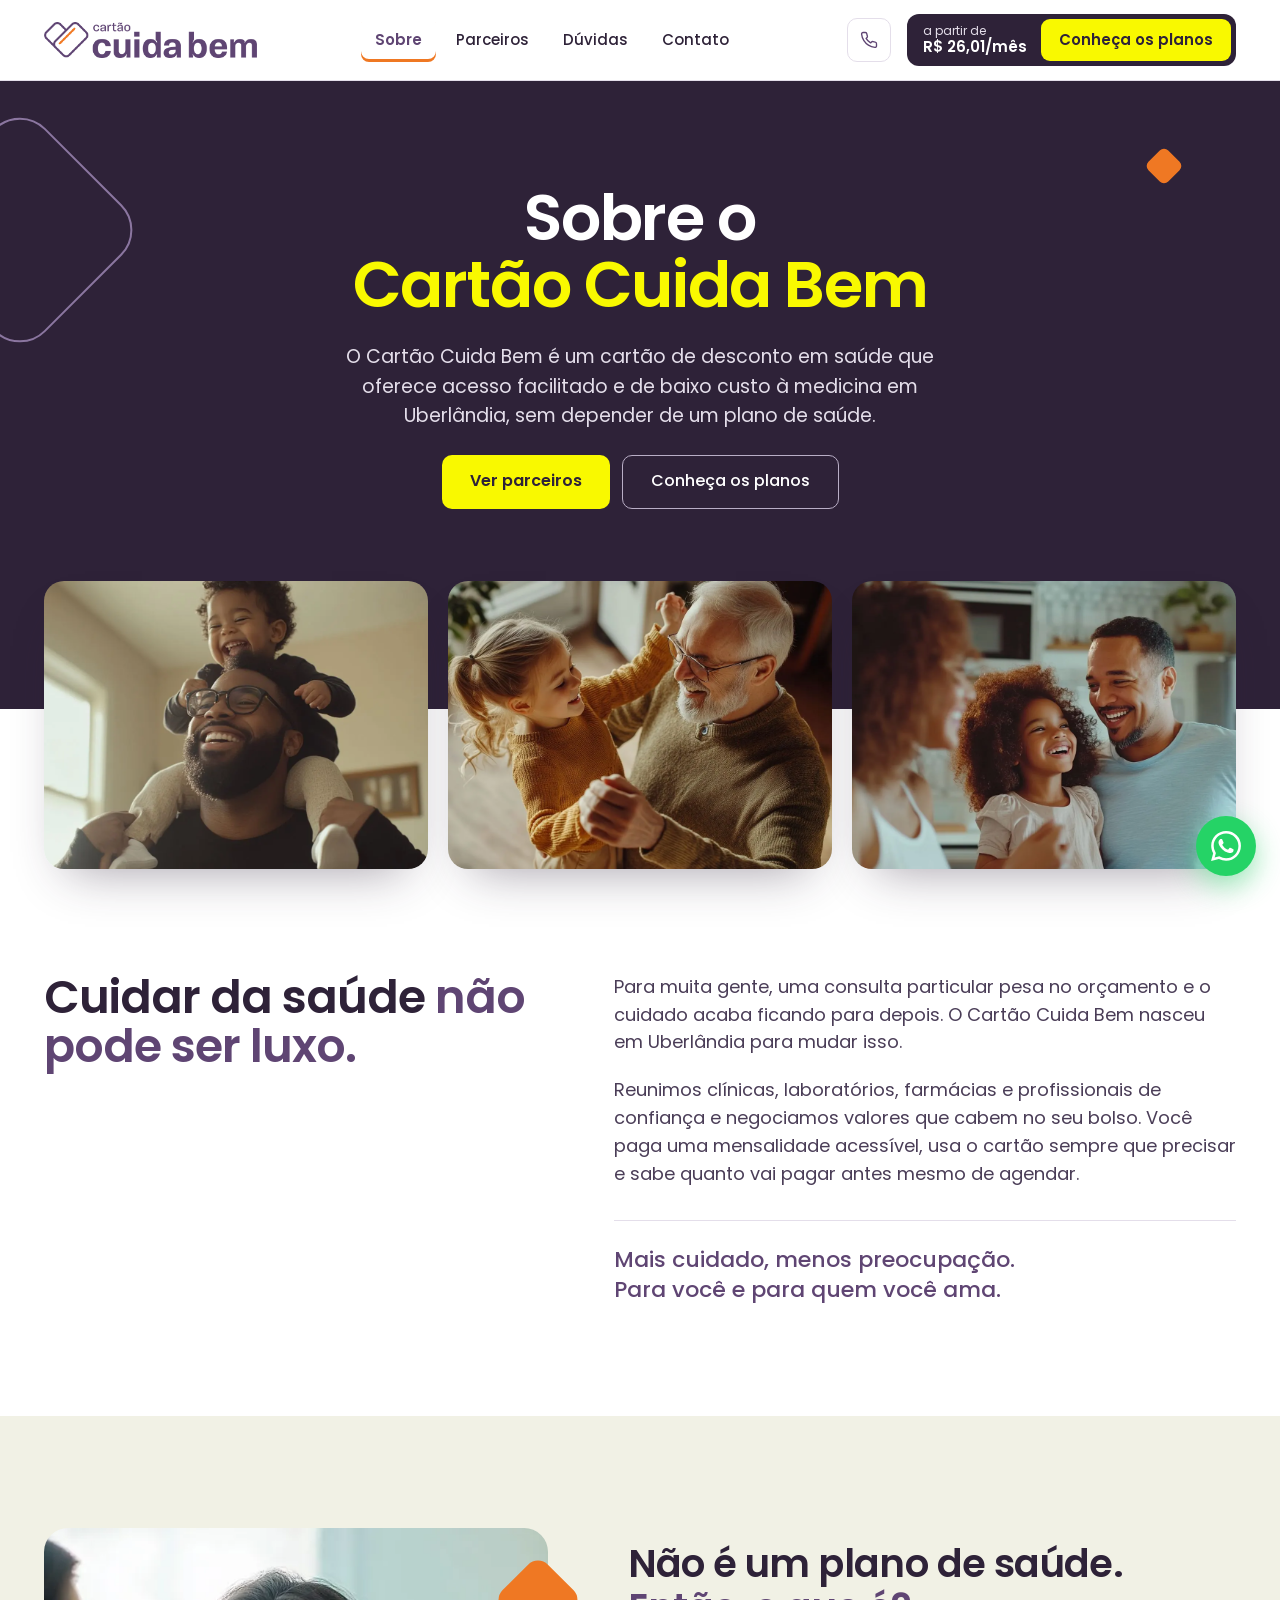
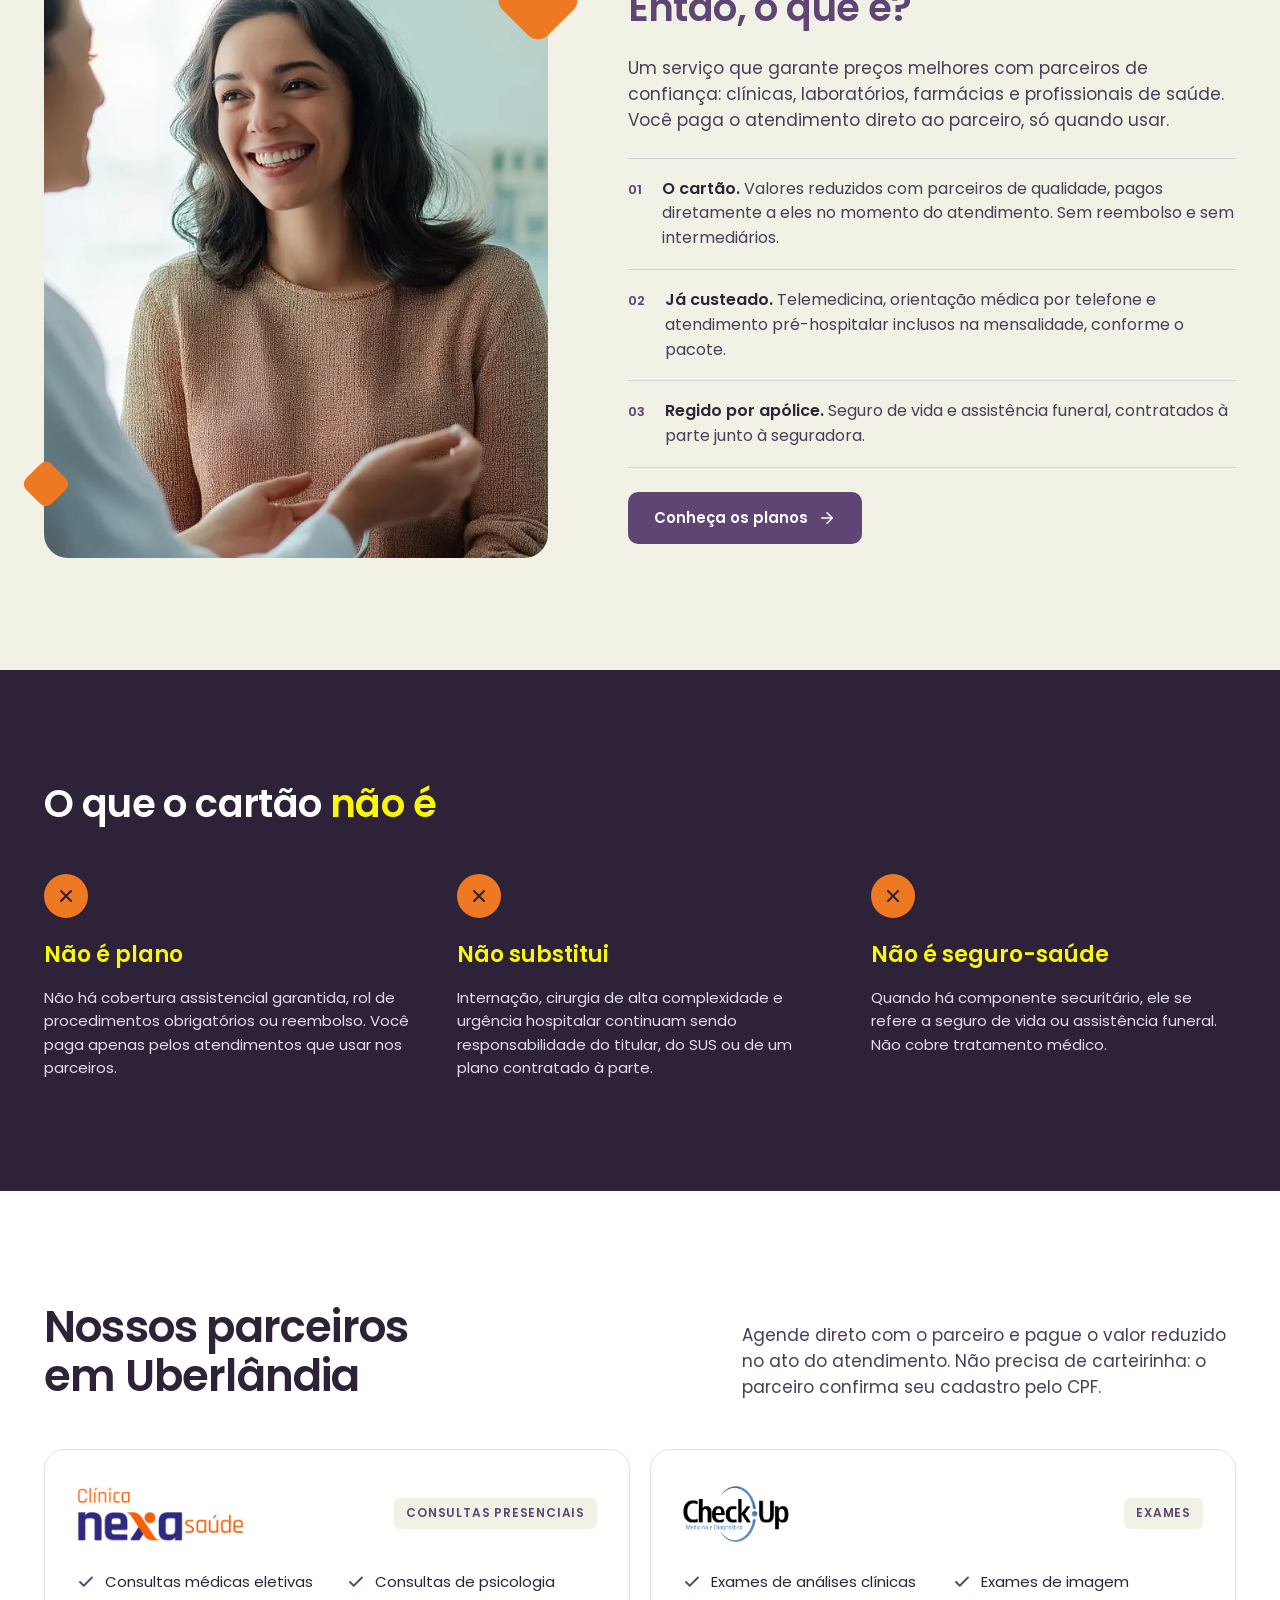
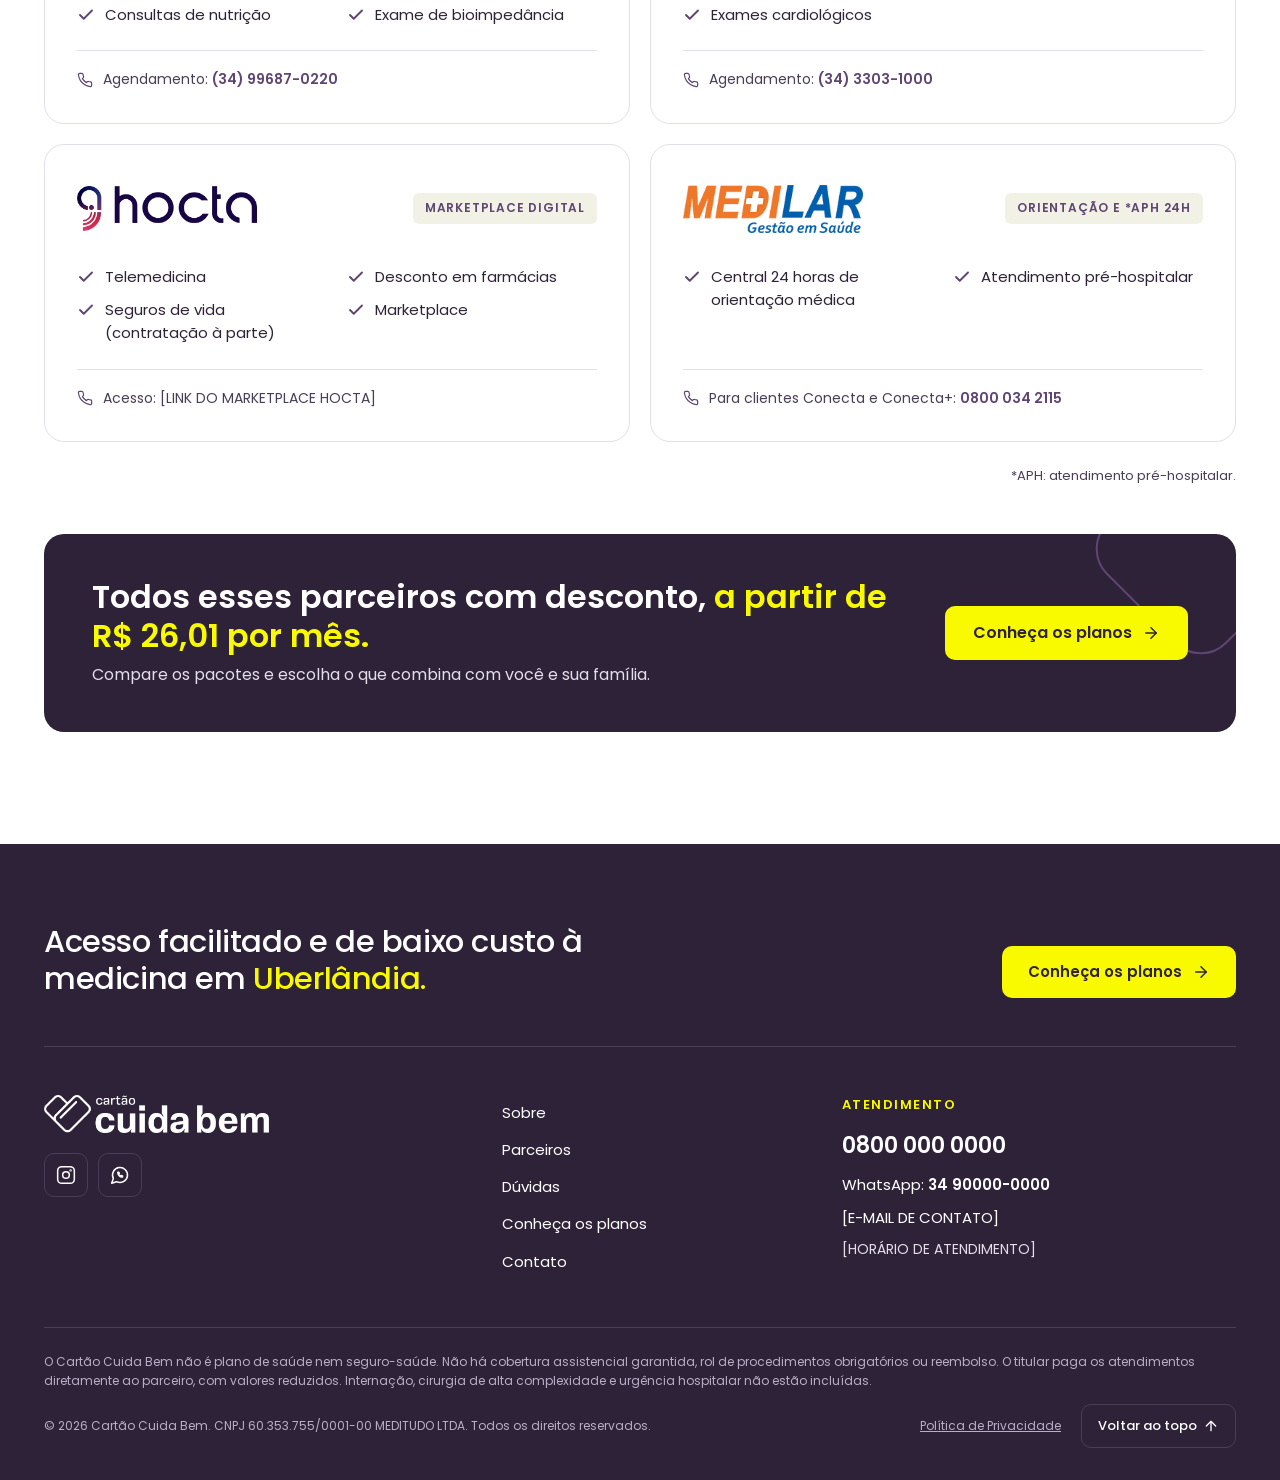
<file: sobre.html>
<!doctype html>
<html lang="pt-BR">
<head>
<meta charset="utf-8">
<meta name="viewport" content="width=device-width, initial-scale=1">
<meta http-equiv="Content-Security-Policy" content="default-src 'self'; script-src 'self'; style-src 'self' 'unsafe-inline'; img-src 'self' data:; font-src 'self'; object-src 'self'; frame-src 'self'; connect-src 'self'; base-uri 'self'; form-action 'self'; upgrade-insecure-requests">
<meta name="referrer" content="strict-origin-when-cross-origin">
<title>Sobre e parceiros | Cartão Cuida Bem</title>
<meta name="description" content="Conheça o Cartão Cuida Bem, cartão de desconto em saúde de Uberlândia, e os parceiros: Clínica Nexa, CheckUp, Hocta e Medilar.">
<meta name="robots" content="index, follow, max-image-preview:large">
<link rel="canonical" href="https://www.cartaocuidabem.com.br/sobre.html">
<meta name="theme-color" content="#5F4573">
<link rel="icon" href="favicon.ico" sizes="48x48">
<link rel="icon" type="image/png" sizes="48x48" href="assets/img/favicon-48.png">
<link rel="icon" type="image/png" sizes="96x96" href="assets/img/favicon-96.png">
<link rel="icon" type="image/png" sizes="192x192" href="assets/img/favicon-192.png">
<link rel="apple-touch-icon" href="assets/img/apple-touch-icon.png">
<meta property="og:type" content="website">
<meta property="og:locale" content="pt_BR">
<meta property="og:site_name" content="Cartão Cuida Bem">
<meta property="og:title" content="Sobre e parceiros | Cartão Cuida Bem">
<meta property="og:description" content="Conheça o Cartão Cuida Bem, cartão de desconto em saúde de Uberlândia, e os parceiros: Clínica Nexa, CheckUp, Hocta e Medilar.">
<meta property="og:url" content="https://www.cartaocuidabem.com.br/sobre.html">
<meta property="og:image" content="https://www.cartaocuidabem.com.br/assets/img/og-cartao-cuida-bem.jpg">
<meta property="og:image:width" content="1200">
<meta property="og:image:height" content="630">
<meta property="og:image:alt" content="Cartão Cuida Bem: cartão de desconto em saúde em Uberlândia">
<meta name="twitter:card" content="summary_large_image">
<link rel="preload" href="assets/fonts/poppins-latin-500-normal.woff2" as="font" type="font/woff2" crossorigin>
<link rel="preload" href="assets/fonts/poppins-latin-600-normal.woff2" as="font" type="font/woff2" crossorigin>
<link rel="stylesheet" href="assets/css/site.css?v=5945e315">
<script type="application/ld+json">{"@context":"https://schema.org","@graph":[{"@type":"Organization","@id":"https://www.cartaocuidabem.com.br/#organizacao","name":"Cartão Cuida Bem","legalName":"MEDITUDO LTDA","taxID":"60.353.755/0001-00","url":"https://www.cartaocuidabem.com.br/","logo":{"@type":"ImageObject","url":"https://www.cartaocuidabem.com.br/assets/img/icone-512.png","width":512,"height":512},"image":"https://www.cartaocuidabem.com.br/assets/img/og-cartao-cuida-bem.jpg","description":"Cartão de desconto em saúde por assinatura, com parceiros de confiança em Uberlândia (MG). Não é plano de saúde.","address":{"@type":"PostalAddress","addressLocality":"Uberlândia","addressRegion":"MG","addressCountry":"BR"},"areaServed":{"@type":"City","name":"Uberlândia"},"sameAs":["https://www.instagram.com/cartao.cuidabem"]},{"@type":"WebSite","@id":"https://www.cartaocuidabem.com.br/#site","name":"Cartão Cuida Bem","url":"https://www.cartaocuidabem.com.br/","inLanguage":"pt-BR","publisher":{"@id":"https://www.cartaocuidabem.com.br/#organizacao"}},{"@type":"WebPage","@id":"https://www.cartaocuidabem.com.br/sobre.html#pagina","url":"https://www.cartaocuidabem.com.br/sobre.html","name":"Sobre e parceiros | Cartão Cuida Bem","description":"Conheça o Cartão Cuida Bem, cartão de desconto em saúde de Uberlândia, e os parceiros: Clínica Nexa, CheckUp, Hocta e Medilar.","inLanguage":"pt-BR","isPartOf":{"@id":"https://www.cartaocuidabem.com.br/#site"},"about":{"@id":"https://www.cartaocuidabem.com.br/#organizacao"},"breadcrumb":{"@id":"https://www.cartaocuidabem.com.br/sobre.html#trilha"}},{"@type":"BreadcrumbList","@id":"https://www.cartaocuidabem.com.br/sobre.html#trilha","itemListElement":[{"@type":"ListItem","position":1,"name":"Início","item":"https://www.cartaocuidabem.com.br/"},{"@type":"ListItem","position":2,"name":"Sobre","item":"https://www.cartaocuidabem.com.br/sobre.html"}]}]}</script>
</head>
<body>
<a class="pular" href="#conteudo">Pular para o conteúdo</a>
<div id="topo" style="width: 100%; background: #FFFFFF; font-family: 'Poppins', system-ui, sans-serif; color: #2E2238; line-height: 1.55">
<header style="position: sticky; top: 0; z-index: 30; background: #FFFFFF; box-shadow: 0 1px 0 #E4DEEA">
<div style="max-width: 1240px; margin: 0 auto; padding: 12px 24px; min-height: 80px; box-sizing: border-box; display: flex; flex-wrap: wrap; align-items: center; gap: 12px 32px">
<a href="index.html" aria-label="Cartão Cuida Bem, página inicial" style="display: block; flex: 0 0 auto"><img src="assets/img/logo-roxo.png" alt="Cartão Cuida Bem" style="height: 36px; display: block"></a>
<button type="button" class="menu-botao" aria-controls="menu-principal" aria-expanded="false" aria-label="Menu" style="margin-left: auto; width: 48px; height: 48px; border: 1px solid #E4DEEA; border-radius: 10px; background: #FFFFFF; color: #2E2238; align-items: center; justify-content: center; cursor: pointer; padding: 0"><svg class="menu-botao__abrir" aria-hidden="true" width="24" height="24" viewBox="0 0 24 24" fill="none" stroke="currentColor" stroke-width="2" stroke-linecap="round"><path d="M4 7h16M4 12h16M4 17h16"></path></svg><svg class="menu-botao__fechar" aria-hidden="true" width="24" height="24" viewBox="0 0 24 24" fill="none" stroke="currentColor" stroke-width="2" stroke-linecap="round"><path d="M6 6l12 12M18 6 6 18"></path></svg></button>
<div class="menu-painel" id="menu-principal">
<nav aria-label="Menu principal" style="display: flex; flex-wrap: wrap; gap: 4px 6px; flex: 1 1 auto; justify-content: center; align-items: center">
<a href="sobre.html" aria-current="page" style="color: #5F4573; text-decoration: none; font-weight: 600; font-size: 15px; padding: 10px 14px; border-radius: 8px; box-shadow: inset 0 -3px 0 #EF7823">Sobre</a>
<a href="#parceiros" style="color: #2E2238; text-decoration: none; font-weight: 500; font-size: 15px; padding: 10px 14px; border-radius: 8px">Parceiros</a>
<a href="index.html#duvidas" style="color: #2E2238; text-decoration: none; font-weight: 500; font-size: 15px; padding: 10px 14px; border-radius: 8px">Dúvidas</a>
<a href="contato.html" style="color: #2E2238; text-decoration: none; font-weight: 500; font-size: 15px; padding: 10px 14px; border-radius: 8px">Contato</a>
</nav>
<div style="display: flex; flex-wrap: wrap; align-items: center; gap: 12px 16px">
<div class="tel-topo" style="position: relative">
<button type="button" class="tel-topo__icone" aria-expanded="false" aria-controls="tel-topo-info" aria-label="Central de atendimento" style="display: flex; width: 44px; height: 44px; border-radius: 10px; border: 1px solid #E4DEEA; background: #FFFFFF; color: #5F4573; align-items: center; justify-content: center; cursor: pointer; padding: 0"><svg aria-hidden="true" width="18" height="18" viewBox="0 0 24 24" fill="none" stroke="currentColor" stroke-width="1.8" stroke-linecap="round" stroke-linejoin="round"><path d="M22 16.92v3a2 2 0 0 1-2.18 2 19.79 19.79 0 0 1-8.63-3.07 19.5 19.5 0 0 1-6-6 19.79 19.79 0 0 1-3.07-8.67A2 2 0 0 1 4.11 2h3a2 2 0 0 1 2 1.72 12.84 12.84 0 0 0 .7 2.81 2 2 0 0 1-.45 2.11L8.09 9.91a16 16 0 0 0 6 6l1.27-1.27a2 2 0 0 1 2.11-.45 12.84 12.84 0 0 0 2.81.7A2 2 0 0 1 22 16.92z"></path></svg></button>
<a id="tel-topo-info" class="tel-topo__info" href="tel:08000000000" style="display: flex; flex-direction: column; line-height: 1.25; text-decoration: none; color: #2E2238; white-space: nowrap"><span style="font-size: 12px; color: #4A3D57">Central de atendimento</span><strong style="font-size: 16px; font-weight: 600">0800 000 0000</strong></a>
</div>
<a href="planos.html" class="cta-topo" style="display: inline-flex; align-items: center; gap: 14px; padding: 5px 5px 5px 16px; border-radius: 12px; background: #2E2238; text-decoration: none; white-space: nowrap"><span style="display: flex; flex-direction: column; line-height: 1.2; font-size: 12px; color: #E4DEEA">a partir de<strong style="font-size: 15px; font-weight: 600; color: #FFFFFF">R$ 26,01/mês</strong></span><span class="cta-topo__botao" style="display: inline-flex; align-items: center; min-height: 42px; padding: 0 18px; border-radius: 9px; background: #F9F900; color: #2E2238; font-weight: 600; font-size: 15px">Conheça os planos</span></a>
</div>
</div>
</div>
</header>
<main id="conteudo">
<section style="background: #2E2238; color: #FFFFFF; position: relative; overflow: hidden">
<div aria-hidden="true" style="position: absolute; left: -70px; top: 60px; width: 180px; height: 180px; border-radius: 36px; border: 2px solid #8B76A0; transform: rotate(45deg)"></div>
<div aria-hidden="true" style="position: absolute; right: 8%; top: 72px; width: 28px; height: 28px; border-radius: 6px; background: #EF7823; transform: rotate(45deg)"></div>
<div style="position: relative; max-width: 880px; margin: 0 auto; padding: 104px 24px 200px; box-sizing: border-box; display: flex; flex-direction: column; align-items: center; text-align: center; gap: 24px">
<h1 style="margin: 0; font-size: clamp(38px, 5vw, 66px); line-height: 1.05; font-weight: 600; letter-spacing: -1.4px">Sobre o <span style="color: #F9F900"><br>Cartão Cuida Bem</span></h1>
<p style="margin: 0; font-size: 19px; color: #E4DEEA; max-width: 640px">O Cartão Cuida Bem é um cartão de desconto em saúde que oferece acesso facilitado e de baixo custo à medicina em Uberlândia, sem depender de um plano de saúde.</p>
<div style="display: flex; flex-wrap: wrap; justify-content: center; gap: 12px">
<a href="#parceiros" style="display: inline-flex; align-items: center; min-height: 54px; padding: 0 28px; border-radius: 10px; background: #F9F900; color: #2E2238; font-weight: 600; font-size: 16px; text-decoration: none">Ver parceiros</a>
<a href="planos.html" style="display: inline-flex; align-items: center; min-height: 54px; padding: 0 28px; border-radius: 10px; border: 1.5px solid #B9AEC6; color: #FFFFFF; font-weight: 500; font-size: 16px; text-decoration: none; box-sizing: border-box">Conheça os planos</a>
</div>
</div>
</section>
<section style="background: #FFFFFF">
<div style="max-width: 1240px; margin: -128px auto 0; padding: 0 24px; box-sizing: border-box; position: relative; display: grid; grid-template-columns: repeat(auto-fit, minmax(min(100%, 280px), 1fr)); gap: 20px">
<div style="border-radius: 20px; overflow: hidden; aspect-ratio: 4 / 3; box-shadow: 0 24px 48px -24px rgba(46, 34, 56, 0.45)"><img fetchpriority="high" src="assets/img/pai.webp" alt="Pai sorrindo com o filho nos ombros" style="width: 100%; height: 100%; object-fit: cover; display: block"></div>
<div style="border-radius: 20px; overflow: hidden; aspect-ratio: 4 / 3; box-shadow: 0 24px 48px -24px rgba(46, 34, 56, 0.45)"><img loading="lazy" decoding="async" src="assets/img/avo.webp" alt="Avô dançando com a neta na sala" style="width: 100%; height: 100%; object-fit: cover; display: block"></div>
<div style="border-radius: 20px; overflow: hidden; aspect-ratio: 4 / 3; box-shadow: 0 24px 48px -24px rgba(46, 34, 56, 0.45)"><img loading="lazy" decoding="async" src="assets/img/familia.webp" alt="Família sorrindo junta na cozinha" style="width: 100%; height: 100%; object-fit: cover; display: block"></div>
</div>
<div style="max-width: 1240px; margin: 0 auto; padding: 104px 24px 112px; box-sizing: border-box; display: flex; flex-wrap: wrap; gap: 40px 80px; align-items: flex-start">
<h2 style="margin: 0; flex: 1 1 380px; min-width: 0; font-size: clamp(32px, 3.6vw, 50px); line-height: 1.08; font-weight: 600; letter-spacing: -1px">Cuidar da saúde <span style="color: #5F4573">não pode ser luxo.</span></h2>
<div style="flex: 1.3 1 480px; min-width: 0; display: flex; flex-direction: column; gap: 20px">
<p style="margin: 0; font-size: 18px; color: #4A3D57">Para muita gente, uma consulta particular pesa no orçamento e o cuidado acaba ficando para depois. O Cartão Cuida Bem nasceu em Uberlândia para mudar isso.</p>
<p style="margin: 0; font-size: 18px; color: #4A3D57">Reunimos clínicas, laboratórios, farmácias e profissionais de confiança e negociamos valores que cabem no seu bolso. Você paga uma mensalidade acessível, usa o cartão sempre que precisar e sabe quanto vai pagar antes mesmo de agendar.</p>
<p style="margin: 12px 0 0; padding-top: 24px; border-top: 1px solid #E4DEEA; font-size: 22px; line-height: 1.35; font-weight: 500; color: #5F4573">Mais cuidado, menos preocupação.<br>Para você e para quem você ama.</p>
</div>
</div>
</section>
<section style="background: #F1F1E5; overflow: hidden">
<div style="max-width: 1240px; margin: 0 auto; padding: 112px 24px; box-sizing: border-box; display: flex; flex-wrap: wrap; align-items: center; gap: 56px 80px">
<div style="flex: 1 1 380px; min-width: 0; position: relative">
<div style="border-radius: 24px; overflow: hidden; aspect-ratio: 4 / 5">
<img loading="lazy" decoding="async" src="assets/img/consulta.webp" alt="Paciente sorrindo durante consulta com médica" style="width: 100%; height: 100%; object-fit: cover; display: block">
</div>
<div aria-hidden="true" style="position: absolute; right: -22px; top: 40px; width: 64px; height: 64px; border-radius: 14px; background: #EF7823; transform: rotate(45deg)"></div>
<div aria-hidden="true" style="position: absolute; left: -16px; bottom: 56px; width: 36px; height: 36px; border-radius: 8px; background: #EF7823; transform: rotate(45deg)"></div>
</div>
<div style="flex: 1.2 1 460px; min-width: 0; display: flex; flex-direction: column; gap: 24px">
<h2 style="margin: 0; font-size: clamp(30px, 3vw, 42px); line-height: 1.15; font-weight: 600; letter-spacing: -0.6px">Não é um plano de saúde. <span style="color: #5F4573">Então, o que é?</span></h2>
<p style="margin: 0; font-size: 17px; color: #4A3D57">Um serviço que garante preços melhores com parceiros de confiança: clínicas, laboratórios, farmácias e profissionais de saúde. Você paga o atendimento direto ao parceiro, só quando usar.</p>
<div style="display: flex; flex-direction: column">
<div style="display: flex; gap: 20px; align-items: baseline; padding: 18px 0; border-top: 1px solid #D6CFDD"><span style="flex: 0 0 auto; font-size: 13px; font-weight: 600; color: #5F4573">01</span><p style="margin: 0; font-size: 16px"><strong style="font-weight: 600; color: #2E2238">O cartão.</strong> <span style="color: #4A3D57">Valores reduzidos com parceiros de qualidade, pagos diretamente a eles no momento do atendimento. Sem reembolso e sem intermediários.</span></p></div>
<div style="display: flex; gap: 20px; align-items: baseline; padding: 18px 0; border-top: 1px solid #D6CFDD"><span style="flex: 0 0 auto; font-size: 13px; font-weight: 600; color: #5F4573">02</span><p style="margin: 0; font-size: 16px"><strong style="font-weight: 600; color: #2E2238">Já custeado.</strong> <span style="color: #4A3D57">Telemedicina, orientação médica por telefone e atendimento pré-hospitalar inclusos na mensalidade, conforme o pacote.</span></p></div>
<div style="display: flex; gap: 20px; align-items: baseline; padding: 18px 0; border-top: 1px solid #D6CFDD; border-bottom: 1px solid #D6CFDD"><span style="flex: 0 0 auto; font-size: 13px; font-weight: 600; color: #5F4573">03</span><p style="margin: 0; font-size: 16px"><strong style="font-weight: 600; color: #2E2238">Regido por apólice.</strong> <span style="color: #4A3D57">Seguro de vida e assistência funeral, contratados à parte junto à seguradora.</span></p></div>
</div>
<a href="planos.html" style="align-self: flex-start; display: inline-flex; align-items: center; gap: 10px; min-height: 52px; padding: 0 26px; border-radius: 10px; background: #5F4573; color: #FFFFFF; font-weight: 600; font-size: 15px; text-decoration: none">Conheça os planos
<svg aria-hidden="true" width="18" height="18" viewBox="0 0 24 24" fill="none" stroke="currentColor" stroke-width="2" stroke-linecap="round" stroke-linejoin="round"><path d="M5 12h14"></path><path d="m12 5 7 7-7 7"></path></svg></a>
</div>
</div>
</section>
<section style="background: #2E2238; color: #FFFFFF">
<div style="max-width: 1240px; margin: 0 auto; padding: 112px 24px; box-sizing: border-box; display: flex; flex-direction: column; gap: 48px">
<h2 style="margin: 0; font-size: clamp(30px, 3vw, 42px); line-height: 1.15; font-weight: 600; letter-spacing: -0.6px">O que o cartão <span style="color: #F9F900">não é</span></h2>
<div style="display: grid; grid-template-columns: repeat(auto-fit, minmax(min(100%, 280px), 1fr)); gap: 40px 48px">
<div style="display: flex; flex-direction: column; gap: 14px">
<span style="display: flex; width: 44px; height: 44px; border-radius: 50%; background: #EF7823; color: #2E2238; align-items: center; justify-content: center"><svg aria-hidden="true" width="20" height="20" viewBox="0 0 24 24" fill="none" stroke="currentColor" stroke-width="2.5" stroke-linecap="round" stroke-linejoin="round"><path d="M18 6 6 18M6 6l12 12"></path></svg></span>
<h3 style="margin: 6px 0 0; font-size: 22px; font-weight: 600; color: #F9F900">Não é plano</h3>
<p style="margin: 0; font-size: 15px; color: #E4DEEA">Não há cobertura assistencial garantida, rol de procedimentos obrigatórios ou reembolso. Você paga apenas pelos atendimentos que usar nos parceiros.</p>
</div>
<div style="display: flex; flex-direction: column; gap: 14px">
<span style="display: flex; width: 44px; height: 44px; border-radius: 50%; background: #EF7823; color: #2E2238; align-items: center; justify-content: center"><svg aria-hidden="true" width="20" height="20" viewBox="0 0 24 24" fill="none" stroke="currentColor" stroke-width="2.5" stroke-linecap="round" stroke-linejoin="round"><path d="M18 6 6 18M6 6l12 12"></path></svg></span>
<h3 style="margin: 6px 0 0; font-size: 22px; font-weight: 600; color: #F9F900">Não substitui</h3>
<p style="margin: 0; font-size: 15px; color: #E4DEEA">Internação, cirurgia de alta complexidade e urgência hospitalar continuam sendo responsabilidade do titular, do SUS ou de um plano contratado à parte.</p>
</div>
<div style="display: flex; flex-direction: column; gap: 14px">
<span style="display: flex; width: 44px; height: 44px; border-radius: 50%; background: #EF7823; color: #2E2238; align-items: center; justify-content: center"><svg aria-hidden="true" width="20" height="20" viewBox="0 0 24 24" fill="none" stroke="currentColor" stroke-width="2.5" stroke-linecap="round" stroke-linejoin="round"><path d="M18 6 6 18M6 6l12 12"></path></svg></span>
<h3 style="margin: 6px 0 0; font-size: 22px; font-weight: 600; color: #F9F900">Não é seguro-saúde</h3>
<p style="margin: 0; font-size: 15px; color: #E4DEEA">Quando há componente securitário, ele se refere a seguro de vida ou assistência funeral. Não cobre tratamento médico.</p>
</div>
</div>
</div>
</section>
<section id="parceiros" style="background: #FFFFFF; scroll-margin-top: 80px">
<div style="max-width: 1240px; margin: 0 auto; padding: 112px 24px; box-sizing: border-box; display: flex; flex-direction: column; gap: 48px">
<div style="display: flex; flex-wrap: wrap; align-items: flex-end; justify-content: space-between; gap: 20px 64px">
<div style="flex: 1 1 520px; min-width: 0">
<h2 style="margin: 0; font-size: clamp(32px, 3.4vw, 46px); line-height: 1.12; font-weight: 600; letter-spacing: -0.8px">Nossos parceiros<br>em Uberlândia</h2>
</div>
<p style="margin: 0; flex: 1 1 380px; min-width: 0; font-size: 17px; color: #4A3D57">Agende direto com o parceiro e pague o valor reduzido no ato do atendimento. Não precisa de carteirinha: o parceiro confirma seu cadastro pelo CPF.</p>
</div>
<div style="display: grid; grid-template-columns: repeat(auto-fit, minmax(min(100%, 460px), 1fr)); gap: 20px">
<article style="border: 1px solid #E4DEEA; border-radius: 20px; padding: 32px; display: flex; flex-direction: column; gap: 24px">
<div style="display: flex; flex-wrap: wrap; align-items: center; justify-content: space-between; gap: 12px">
<div style="height: 64px; display: flex; align-items: center"><img loading="lazy" decoding="async" src="assets/img/p-nexa.png" alt="Clínica Nexa" style="max-height: 56px; max-width: 180px; object-fit: contain"></div>
<span style="padding: 6px 12px; border-radius: 6px; background: #F1F1E5; color: #5F4573; font-size: 12px; font-weight: 600; letter-spacing: 0.8px; text-transform: uppercase">Consultas presenciais</span>
</div>
<ul style="margin: 0; padding: 0; list-style: none; display: grid; grid-template-columns: repeat(auto-fit, minmax(min(100%, 190px), 1fr)); gap: 10px 20px; flex: 1 1 auto">
<li style="display: flex; gap: 10px; align-items: flex-start; font-size: 15px"><svg aria-hidden="true" width="18" height="18" viewBox="0 0 24 24" fill="none" stroke="#5F4573" stroke-width="2.5" stroke-linecap="round" stroke-linejoin="round" style="flex: 0 0 auto; margin-top: 3px"><path d="M20 6 9 17l-5-5"></path></svg>Consultas médicas eletivas</li>
<li style="display: flex; gap: 10px; align-items: flex-start; font-size: 15px"><svg aria-hidden="true" width="18" height="18" viewBox="0 0 24 24" fill="none" stroke="#5F4573" stroke-width="2.5" stroke-linecap="round" stroke-linejoin="round" style="flex: 0 0 auto; margin-top: 3px"><path d="M20 6 9 17l-5-5"></path></svg>Consultas de psicologia</li>
<li style="display: flex; gap: 10px; align-items: flex-start; font-size: 15px"><svg aria-hidden="true" width="18" height="18" viewBox="0 0 24 24" fill="none" stroke="#5F4573" stroke-width="2.5" stroke-linecap="round" stroke-linejoin="round" style="flex: 0 0 auto; margin-top: 3px"><path d="M20 6 9 17l-5-5"></path></svg>Consultas de nutrição</li>
<li style="display: flex; gap: 10px; align-items: flex-start; font-size: 15px"><svg aria-hidden="true" width="18" height="18" viewBox="0 0 24 24" fill="none" stroke="#5F4573" stroke-width="2.5" stroke-linecap="round" stroke-linejoin="round" style="flex: 0 0 auto; margin-top: 3px"><path d="M20 6 9 17l-5-5"></path></svg>Exame de bioimpedância</li>
</ul>
<p style="margin: 0; padding-top: 18px; border-top: 1px solid #E4DEEA; display: flex; align-items: center; gap: 10px; font-size: 14px; color: #4A3D57"><svg aria-hidden="true" width="16" height="16" viewBox="0 0 24 24" fill="none" stroke="#5F4573" stroke-width="1.8" stroke-linecap="round" stroke-linejoin="round"><path d="M22 16.92v3a2 2 0 0 1-2.18 2 19.79 19.79 0 0 1-8.63-3.07 19.5 19.5 0 0 1-6-6 19.79 19.79 0 0 1-3.07-8.67A2 2 0 0 1 4.11 2h3a2 2 0 0 1 2 1.72 12.84 12.84 0 0 0 .7 2.81 2 2 0 0 1-.45 2.11L8.09 9.91a16 16 0 0 0 6 6l1.27-1.27a2 2 0 0 1 2.11-.45 12.84 12.84 0 0 0 2.81.7A2 2 0 0 1 22 16.92z"></path></svg><span>Agendamento: <a href="tel:+5534996870220" style="color: #5F4573; font-weight: 600; text-decoration: none">(34) 99687-0220</a></span></p>
</article>
<article style="border: 1px solid #E4DEEA; border-radius: 20px; padding: 32px; display: flex; flex-direction: column; gap: 24px">
<div style="display: flex; flex-wrap: wrap; align-items: center; justify-content: space-between; gap: 12px">
<div style="height: 64px; display: flex; align-items: center"><img loading="lazy" decoding="async" src="assets/img/p-checkup.png" alt="CheckUp" style="max-height: 56px; max-width: 180px; object-fit: contain"></div>
<span style="padding: 6px 12px; border-radius: 6px; background: #F1F1E5; color: #5F4573; font-size: 12px; font-weight: 600; letter-spacing: 0.8px; text-transform: uppercase">Exames</span>
</div>
<ul style="margin: 0; padding: 0; list-style: none; display: grid; grid-template-columns: repeat(auto-fit, minmax(min(100%, 190px), 1fr)); gap: 10px 20px; flex: 1 1 auto">
<li style="display: flex; gap: 10px; align-items: flex-start; font-size: 15px"><svg aria-hidden="true" width="18" height="18" viewBox="0 0 24 24" fill="none" stroke="#5F4573" stroke-width="2.5" stroke-linecap="round" stroke-linejoin="round" style="flex: 0 0 auto; margin-top: 3px"><path d="M20 6 9 17l-5-5"></path></svg>Exames de análises clínicas</li>
<li style="display: flex; gap: 10px; align-items: flex-start; font-size: 15px"><svg aria-hidden="true" width="18" height="18" viewBox="0 0 24 24" fill="none" stroke="#5F4573" stroke-width="2.5" stroke-linecap="round" stroke-linejoin="round" style="flex: 0 0 auto; margin-top: 3px"><path d="M20 6 9 17l-5-5"></path></svg>Exames de imagem</li>
<li style="display: flex; gap: 10px; align-items: flex-start; font-size: 15px"><svg aria-hidden="true" width="18" height="18" viewBox="0 0 24 24" fill="none" stroke="#5F4573" stroke-width="2.5" stroke-linecap="round" stroke-linejoin="round" style="flex: 0 0 auto; margin-top: 3px"><path d="M20 6 9 17l-5-5"></path></svg>Exames cardiológicos</li>
</ul>
<p style="margin: 0; padding-top: 18px; border-top: 1px solid #E4DEEA; display: flex; align-items: center; gap: 10px; font-size: 14px; color: #4A3D57"><svg aria-hidden="true" width="16" height="16" viewBox="0 0 24 24" fill="none" stroke="#5F4573" stroke-width="1.8" stroke-linecap="round" stroke-linejoin="round"><path d="M22 16.92v3a2 2 0 0 1-2.18 2 19.79 19.79 0 0 1-8.63-3.07 19.5 19.5 0 0 1-6-6 19.79 19.79 0 0 1-3.07-8.67A2 2 0 0 1 4.11 2h3a2 2 0 0 1 2 1.72 12.84 12.84 0 0 0 .7 2.81 2 2 0 0 1-.45 2.11L8.09 9.91a16 16 0 0 0 6 6l1.27-1.27a2 2 0 0 1 2.11-.45 12.84 12.84 0 0 0 2.81.7A2 2 0 0 1 22 16.92z"></path></svg><span>Agendamento: <a href="tel:+553433031000" style="color: #5F4573; font-weight: 600; text-decoration: none">(34) 3303-1000</a></span></p>
</article>
<article style="border: 1px solid #E4DEEA; border-radius: 20px; padding: 32px; display: flex; flex-direction: column; gap: 24px">
<div style="display: flex; flex-wrap: wrap; align-items: center; justify-content: space-between; gap: 12px">
<div style="height: 64px; display: flex; align-items: center"><img loading="lazy" decoding="async" src="assets/img/p-hocta.png" alt="Hocta" style="max-height: 56px; max-width: 180px; object-fit: contain"></div>
<span style="padding: 6px 12px; border-radius: 6px; background: #F1F1E5; color: #5F4573; font-size: 12px; font-weight: 600; letter-spacing: 0.8px; text-transform: uppercase">Marketplace digital</span>
</div>
<ul style="margin: 0; padding: 0; list-style: none; display: grid; grid-template-columns: repeat(auto-fit, minmax(min(100%, 190px), 1fr)); gap: 10px 20px; flex: 1 1 auto">
<li style="display: flex; gap: 10px; align-items: flex-start; font-size: 15px"><svg aria-hidden="true" width="18" height="18" viewBox="0 0 24 24" fill="none" stroke="#5F4573" stroke-width="2.5" stroke-linecap="round" stroke-linejoin="round" style="flex: 0 0 auto; margin-top: 3px"><path d="M20 6 9 17l-5-5"></path></svg>Telemedicina</li>
<li style="display: flex; gap: 10px; align-items: flex-start; font-size: 15px"><svg aria-hidden="true" width="18" height="18" viewBox="0 0 24 24" fill="none" stroke="#5F4573" stroke-width="2.5" stroke-linecap="round" stroke-linejoin="round" style="flex: 0 0 auto; margin-top: 3px"><path d="M20 6 9 17l-5-5"></path></svg>Desconto em farmácias</li>
<li style="display: flex; gap: 10px; align-items: flex-start; font-size: 15px"><svg aria-hidden="true" width="18" height="18" viewBox="0 0 24 24" fill="none" stroke="#5F4573" stroke-width="2.5" stroke-linecap="round" stroke-linejoin="round" style="flex: 0 0 auto; margin-top: 3px"><path d="M20 6 9 17l-5-5"></path></svg>Seguros de vida (contratação à parte)</li>
<li style="display: flex; gap: 10px; align-items: flex-start; font-size: 15px"><svg aria-hidden="true" width="18" height="18" viewBox="0 0 24 24" fill="none" stroke="#5F4573" stroke-width="2.5" stroke-linecap="round" stroke-linejoin="round" style="flex: 0 0 auto; margin-top: 3px"><path d="M20 6 9 17l-5-5"></path></svg>Marketplace</li>
</ul>
<p style="margin: 0; padding-top: 18px; border-top: 1px solid #E4DEEA; display: flex; align-items: center; gap: 10px; font-size: 14px; color: #4A3D57"><svg aria-hidden="true" width="16" height="16" viewBox="0 0 24 24" fill="none" stroke="#5F4573" stroke-width="1.8" stroke-linecap="round" stroke-linejoin="round"><path d="M22 16.92v3a2 2 0 0 1-2.18 2 19.79 19.79 0 0 1-8.63-3.07 19.5 19.5 0 0 1-6-6 19.79 19.79 0 0 1-3.07-8.67A2 2 0 0 1 4.11 2h3a2 2 0 0 1 2 1.72 12.84 12.84 0 0 0 .7 2.81 2 2 0 0 1-.45 2.11L8.09 9.91a16 16 0 0 0 6 6l1.27-1.27a2 2 0 0 1 2.11-.45 12.84 12.84 0 0 0 2.81.7A2 2 0 0 1 22 16.92z"></path></svg><span>Acesso: [LINK DO MARKETPLACE HOCTA]</span></p>
</article>
<article style="border: 1px solid #E4DEEA; border-radius: 20px; padding: 32px; display: flex; flex-direction: column; gap: 24px">
<div style="display: flex; flex-wrap: wrap; align-items: center; justify-content: space-between; gap: 12px">
<div style="height: 64px; display: flex; align-items: center"><img loading="lazy" decoding="async" src="assets/img/p-medilar.png" alt="Medilar" style="max-height: 56px; max-width: 180px; object-fit: contain"></div>
<span style="padding: 6px 12px; border-radius: 6px; background: #F1F1E5; color: #5F4573; font-size: 12px; font-weight: 600; letter-spacing: 0.8px; text-transform: uppercase">Orientação e *APH 24h</span>
</div>
<ul style="margin: 0; padding: 0; list-style: none; display: grid; grid-template-columns: repeat(auto-fit, minmax(min(100%, 190px), 1fr)); gap: 10px 20px; flex: 1 1 auto">
<li style="display: flex; gap: 10px; align-items: flex-start; font-size: 15px"><svg aria-hidden="true" width="18" height="18" viewBox="0 0 24 24" fill="none" stroke="#5F4573" stroke-width="2.5" stroke-linecap="round" stroke-linejoin="round" style="flex: 0 0 auto; margin-top: 3px"><path d="M20 6 9 17l-5-5"></path></svg>Central 24 horas de orientação médica</li>
<li style="display: flex; gap: 10px; align-items: flex-start; font-size: 15px"><svg aria-hidden="true" width="18" height="18" viewBox="0 0 24 24" fill="none" stroke="#5F4573" stroke-width="2.5" stroke-linecap="round" stroke-linejoin="round" style="flex: 0 0 auto; margin-top: 3px"><path d="M20 6 9 17l-5-5"></path></svg>Atendimento pré-hospitalar</li>
</ul>
<p style="margin: 0; padding-top: 18px; border-top: 1px solid #E4DEEA; display: flex; align-items: center; gap: 10px; font-size: 14px; color: #4A3D57"><svg aria-hidden="true" width="16" height="16" viewBox="0 0 24 24" fill="none" stroke="#5F4573" stroke-width="1.8" stroke-linecap="round" stroke-linejoin="round"><path d="M22 16.92v3a2 2 0 0 1-2.18 2 19.79 19.79 0 0 1-8.63-3.07 19.5 19.5 0 0 1-6-6 19.79 19.79 0 0 1-3.07-8.67A2 2 0 0 1 4.11 2h3a2 2 0 0 1 2 1.72 12.84 12.84 0 0 0 .7 2.81 2 2 0 0 1-.45 2.11L8.09 9.91a16 16 0 0 0 6 6l1.27-1.27a2 2 0 0 1 2.11-.45 12.84 12.84 0 0 0 2.81.7A2 2 0 0 1 22 16.92z"></path></svg><span>Para clientes Conecta e Conecta+: <a href="tel:08000342115" style="color: #5F4573; font-weight: 600; text-decoration: none">0800 034 2115</a></span></p>
</article>
</div>
<p style="margin: -24px 0 0; font-size: 13px; color: #4A3D57; text-align: right">*APH: atendimento pré-hospitalar.</p>
<div style="background: #2E2238; color: #FFFFFF; border-radius: 20px; padding: 44px 48px; display: flex; flex-wrap: wrap; align-items: center; justify-content: space-between; gap: 24px; position: relative; overflow: hidden">
<div aria-hidden="true" style="position: absolute; right: -50px; top: -70px; width: 170px; height: 170px; border-radius: 36px; border: 2px solid #5F4573; transform: rotate(45deg)"></div>
<div style="position: relative; flex: 1 1 480px; min-width: 0">
<h3 style="margin: 0 0 8px; font-size: clamp(24px, 2.6vw, 32px); line-height: 1.2; font-weight: 600">Todos esses parceiros com desconto, <span style="color: #F9F900">a partir de R$ 26,01 por mês.</span></h3>
<p style="margin: 0; font-size: 16px; color: #E4DEEA">Compare os pacotes e escolha o que combina com você e sua família.</p>
</div>
<a href="planos.html" style="position: relative; display: inline-flex; align-items: center; gap: 10px; min-height: 54px; padding: 0 28px; border-radius: 10px; background: #F9F900; color: #2E2238; font-weight: 600; font-size: 16px; text-decoration: none">Conheça os planos
<svg aria-hidden="true" width="18" height="18" viewBox="0 0 24 24" fill="none" stroke="currentColor" stroke-width="2" stroke-linecap="round" stroke-linejoin="round"><path d="M5 12h14"></path><path d="m12 5 7 7-7 7"></path></svg></a>
</div>
</div>
</section>
</main>
<footer style="background: #2E2238; color: #FFFFFF">
<div style="max-width: 1240px; margin: 0 auto; padding: 80px 24px 32px; box-sizing: border-box; display: flex; flex-direction: column; gap: 48px">
<div style="display: flex; flex-wrap: wrap; align-items: flex-end; justify-content: space-between; gap: 24px 48px; padding-bottom: 48px; border-bottom: 1px solid #4A3D57">
<p style="margin: 0; flex: 1 1 520px; min-width: 0; max-width: 680px; font-size: clamp(24px, 2.4vw, 34px); line-height: 1.2; font-weight: 500; letter-spacing: -0.4px">Acesso facilitado e de baixo custo à medicina em <span style="color: #F9F900">Uberlândia.</span></p>
<a href="planos.html" style="display: inline-flex; align-items: center; gap: 10px; min-height: 52px; padding: 0 26px; border-radius: 10px; background: #F9F900; color: #2E2238; font-weight: 600; font-size: 15px; text-decoration: none">Conheça os planos
<svg aria-hidden="true" width="18" height="18" viewBox="0 0 24 24" fill="none" stroke="currentColor" stroke-width="2" stroke-linecap="round" stroke-linejoin="round"><path d="M5 12h14"></path><path d="m12 5 7 7-7 7"></path></svg></a>
</div>
<div style="display: flex; flex-wrap: wrap; gap: 40px 64px">
<div style="flex: 1.4 1 260px; min-width: 0; display: flex; flex-direction: column; gap: 20px">
<img loading="lazy" decoding="async" src="assets/img/logo-branco.png" alt="Cartão Cuida Bem" style="height: 38px; width: auto; align-self: flex-start">
<div style="display: flex; gap: 10px">
<a href="https://www.instagram.com/cartao.cuidabem" target="_blank" rel="noopener" aria-label="Instagram do Cartão Cuida Bem (abre em nova aba)" style="width: 44px; height: 44px; border-radius: 10px; border: 1px solid #4A3D57; color: #FFFFFF; display: flex; align-items: center; justify-content: center"><svg aria-hidden="true" width="20" height="20" viewBox="0 0 24 24" fill="none" stroke="currentColor" stroke-width="1.8" stroke-linecap="round" stroke-linejoin="round"><rect width="20" height="20" x="2" y="2" rx="5"></rect><circle cx="12" cy="12" r="4"></circle><circle cx="17.5" cy="6.5" r=".5"></circle></svg></a>
<a href="https://wa.me/5534900000000" aria-label="WhatsApp do Cartão Cuida Bem" style="width: 44px; height: 44px; border-radius: 10px; border: 1px solid #4A3D57; color: #FFFFFF; display: flex; align-items: center; justify-content: center"><svg aria-hidden="true" width="20" height="20" viewBox="0 0 24 24" fill="none" stroke="currentColor" stroke-width="1.8" stroke-linecap="round" stroke-linejoin="round"><path d="M7.9 20A9 9 0 1 0 4 16.1L2 22Z"></path><path d="M9.5 9.5c.3 1.6 1.4 3 3 3.9l.9-.9 1.6.6v1.3c-2.9.3-6-2.8-5.7-5.7h1.3l.6 1.6z"></path></svg></a>
</div>
</div>
<nav aria-label="Rodapé" style="flex: 1 1 180px; min-width: 0; display: flex; flex-direction: column; gap: 2px">
<a href="sobre.html" style="color: #FFFFFF; text-decoration: none; font-size: 15px; padding: 6px 0">Sobre</a>
<a href="#parceiros" style="color: #FFFFFF; text-decoration: none; font-size: 15px; padding: 6px 0">Parceiros</a>
<a href="index.html#duvidas" style="color: #FFFFFF; text-decoration: none; font-size: 15px; padding: 6px 0">Dúvidas</a>
<a href="planos.html" style="color: #FFFFFF; text-decoration: none; font-size: 15px; padding: 6px 0">Conheça os planos</a>
<a href="contato.html" style="color: #FFFFFF; text-decoration: none; font-size: 15px; padding: 6px 0">Contato</a>
</nav>
<div style="flex: 1.4 1 260px; min-width: 0; display: flex; flex-direction: column; gap: 10px">
<p style="margin: 0 0 4px; font-size: 13px; font-weight: 600; letter-spacing: 1.5px; text-transform: uppercase; color: #F9F900">Atendimento</p>
<a href="tel:08000000000" style="color: #FFFFFF; text-decoration: none; font-size: 22px; font-weight: 600">0800 000 0000</a>
<a href="https://wa.me/5534900000000" style="color: #FFFFFF; text-decoration: none; font-size: 15px">WhatsApp: <strong style="font-weight: 600">34 90000-0000</strong></a>
<a href="mailto:contato@cuidabem.com.br" style="color: #FFFFFF; text-decoration: none; font-size: 15px">[E-MAIL DE CONTATO]</a>
<p style="margin: 0; font-size: 14px; color: #E4DEEA">[HORÁRIO DE ATENDIMENTO]</p>
</div>
</div>
<div style="display: flex; flex-direction: column; gap: 14px; padding-top: 24px; border-top: 1px solid #4A3D57; font-size: 12px; color: #B9AEC6">
<p style="margin: 0; line-height: 1.6">O Cartão Cuida Bem não é plano de saúde nem seguro-saúde. Não há cobertura assistencial garantida, rol de procedimentos obrigatórios ou reembolso. O titular paga os atendimentos diretamente ao parceiro, com valores reduzidos. Internação, cirurgia de alta complexidade e urgência hospitalar não estão incluídas.</p>
<div style="display: flex; flex-wrap: wrap; align-items: center; justify-content: space-between; gap: 12px 20px">
<p style="margin: 0">© 2026 Cartão Cuida Bem. CNPJ 60.353.755/0001-00 MEDITUDO LTDA. Todos os direitos reservados.</p>
<div style="display: flex; flex-wrap: wrap; gap: 8px 20px; align-items: center">
<a href="legal/politica-privacidade.html" target="_blank" rel="noopener" style="color: #B9AEC6">Política de Privacidade</a>
<a href="#topo" style="display: inline-flex; align-items: center; gap: 6px; min-height: 44px; padding: 0 16px; border-radius: 10px; border: 1px solid #4A3D57; color: #FFFFFF; text-decoration: none; font-weight: 500; font-size: 13px">Voltar ao topo
<svg aria-hidden="true" width="16" height="16" viewBox="0 0 24 24" fill="none" stroke="currentColor" stroke-width="2" stroke-linecap="round" stroke-linejoin="round"><path d="m5 12 7-7 7 7M12 19V5"></path></svg></a>
</div>
</div>
</div>
</div>
</footer>
<a class="wa-float" href="https://web.whatsapp.com/send?phone=5534900000000&amp;text=Ol%C3%A1!%20Gostaria%20de%20conhecer%20mais%20detalhes%20do%20Cart%C3%A3o%20Cuida%20Bem." target="_blank" rel="noopener" aria-label="Fale com o Cartão Cuida Bem pelo WhatsApp (abre em nova aba)" style="position: fixed; right: 24px; bottom: 24px; z-index: 50; display: flex; align-items: center; gap: 12px; text-decoration: none">
<span class="wa-float__rotulo" aria-hidden="true" style="padding: 10px 16px; border-radius: 12px; background: #FFFFFF; color: #2E2238; font-size: 14px; font-weight: 600; white-space: nowrap; box-shadow: 0 8px 24px rgba(46, 34, 56, 0.18)">Fale com a gente</span>
<span class="wa-float__botao" style="position: relative; display: flex; width: 60px; height: 60px; border-radius: 50%; background: #25D366; color: #FFFFFF; align-items: center; justify-content: center; box-shadow: 0 10px 28px rgba(37, 211, 102, 0.45)"><svg aria-hidden="true" width="30" height="30" viewBox="0 0 24 24" fill="currentColor"><path d="M17.472 14.382c-.297-.149-1.758-.867-2.03-.967-.273-.099-.471-.148-.67.15-.197.297-.767.966-.94 1.164-.173.199-.347.223-.644.075-.297-.15-1.255-.463-2.39-1.475-.883-.788-1.48-1.761-1.653-2.059-.173-.297-.018-.458.13-.606.134-.133.298-.347.446-.52.149-.174.198-.298.298-.497.099-.198.05-.371-.025-.52-.075-.149-.669-1.612-.916-2.207-.242-.579-.487-.5-.669-.51-.173-.008-.371-.01-.57-.01-.198 0-.52.074-.792.372-.272.297-1.04 1.016-1.04 2.479 0 1.462 1.065 2.875 1.213 3.074.149.198 2.096 3.2 5.077 4.487.709.306 1.262.489 1.694.625.712.227 1.36.195 1.871.118.571-.085 1.758-.719 2.006-1.413.248-.694.248-1.289.173-1.413-.074-.124-.272-.198-.57-.347m-5.421 7.403h-.004a9.87 9.87 0 0 1-5.031-1.378l-.361-.214-3.741.982.998-3.648-.235-.374a9.86 9.86 0 0 1-1.51-5.26c.001-5.45 4.436-9.884 9.888-9.884 2.64 0 5.122 1.03 6.988 2.898a9.825 9.825 0 0 1 2.893 6.994c-.003 5.45-4.437 9.884-9.885 9.884m8.413-18.297A11.815 11.815 0 0 0 12.05 0C5.495 0 .16 5.335.157 11.892c0 2.096.547 4.142 1.588 5.945L.057 24l6.305-1.654a11.882 11.882 0 0 0 5.683 1.448h.005c6.554 0 11.89-5.335 11.893-11.893a11.821 11.821 0 0 0-3.48-8.413Z"></path></svg></span>
</a>
</div>
<script src="assets/js/site.js?v=304f877b" defer></script>
</body>
</html>
</file>
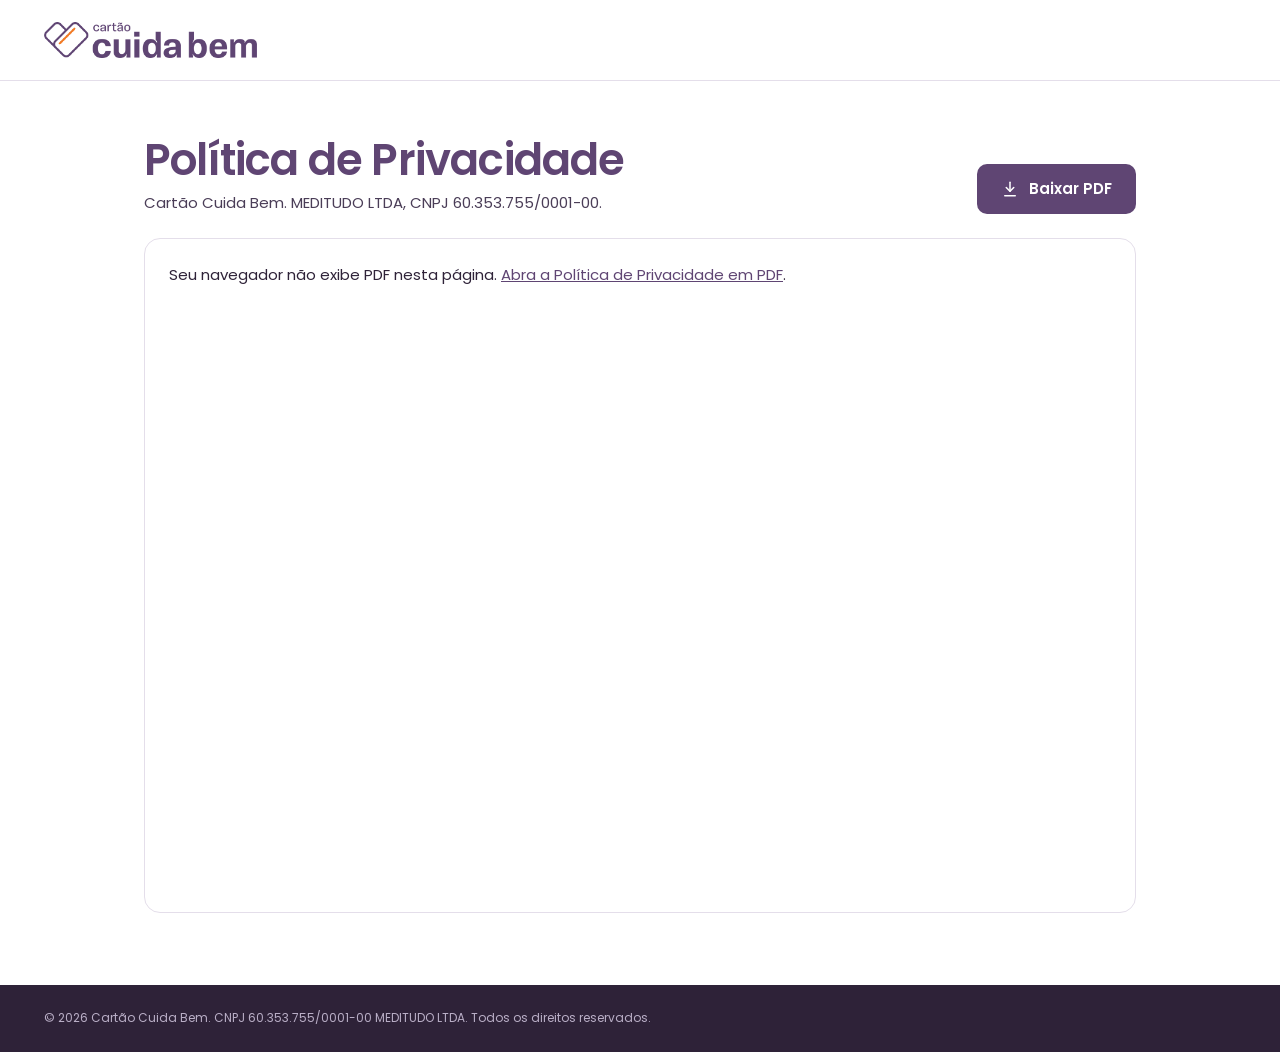
<file: legal/politica-privacidade.html>
<!doctype html>
<html lang="pt-BR">
<head>
<meta charset="utf-8">
<meta name="viewport" content="width=device-width, initial-scale=1">
<meta http-equiv="Content-Security-Policy" content="default-src 'self'; script-src 'self'; style-src 'self' 'unsafe-inline'; img-src 'self' data:; font-src 'self'; object-src 'self'; frame-src 'self'; connect-src 'self'; base-uri 'self'; form-action 'self'; upgrade-insecure-requests">
<meta name="referrer" content="strict-origin-when-cross-origin">
<title>Política de Privacidade | Cartão Cuida Bem</title>
<meta name="description" content="Política de Privacidade do Cartão Cuida Bem (MEDITUDO LTDA): como tratamos os seus dados pessoais, de acordo com a LGPD.">
<meta name="robots" content="index, follow, max-image-preview:large">
<link rel="canonical" href="https://www.cartaocuidabem.com.br/legal/politica-privacidade.html">
<meta name="theme-color" content="#5F4573">
<link rel="icon" href="../favicon.ico" sizes="48x48">
<link rel="icon" type="image/png" sizes="48x48" href="../assets/img/favicon-48.png">
<link rel="icon" type="image/png" sizes="96x96" href="../assets/img/favicon-96.png">
<link rel="icon" type="image/png" sizes="192x192" href="../assets/img/favicon-192.png">
<link rel="apple-touch-icon" href="../assets/img/apple-touch-icon.png">
<meta property="og:type" content="website">
<meta property="og:locale" content="pt_BR">
<meta property="og:site_name" content="Cartão Cuida Bem">
<meta property="og:title" content="Política de Privacidade | Cartão Cuida Bem">
<meta property="og:description" content="Política de Privacidade do Cartão Cuida Bem (MEDITUDO LTDA): como tratamos os seus dados pessoais, de acordo com a LGPD.">
<meta property="og:url" content="https://www.cartaocuidabem.com.br/legal/politica-privacidade.html">
<meta property="og:image" content="https://www.cartaocuidabem.com.br/assets/img/og-cartao-cuida-bem.jpg">
<meta property="og:image:width" content="1200">
<meta property="og:image:height" content="630">
<meta property="og:image:alt" content="Cartão Cuida Bem: cartão de desconto em saúde em Uberlândia">
<meta name="twitter:card" content="summary_large_image">
<link rel="preload" href="../assets/fonts/poppins-latin-500-normal.woff2" as="font" type="font/woff2" crossorigin>
<link rel="preload" href="../assets/fonts/poppins-latin-600-normal.woff2" as="font" type="font/woff2" crossorigin>
<link rel="stylesheet" href="../assets/css/site.css?v=5945e315">
<script type="application/ld+json">{"@context":"https://schema.org","@graph":[{"@type":"Organization","@id":"https://www.cartaocuidabem.com.br/#organizacao","name":"Cartão Cuida Bem","legalName":"MEDITUDO LTDA","taxID":"60.353.755/0001-00","url":"https://www.cartaocuidabem.com.br/","logo":{"@type":"ImageObject","url":"https://www.cartaocuidabem.com.br/assets/img/icone-512.png","width":512,"height":512},"image":"https://www.cartaocuidabem.com.br/assets/img/og-cartao-cuida-bem.jpg","description":"Cartão de desconto em saúde por assinatura, com parceiros de confiança em Uberlândia (MG). Não é plano de saúde.","address":{"@type":"PostalAddress","addressLocality":"Uberlândia","addressRegion":"MG","addressCountry":"BR"},"areaServed":{"@type":"City","name":"Uberlândia"},"sameAs":["https://www.instagram.com/cartao.cuidabem"]},{"@type":"WebSite","@id":"https://www.cartaocuidabem.com.br/#site","name":"Cartão Cuida Bem","url":"https://www.cartaocuidabem.com.br/","inLanguage":"pt-BR","publisher":{"@id":"https://www.cartaocuidabem.com.br/#organizacao"}},{"@type":"WebPage","@id":"https://www.cartaocuidabem.com.br/legal/politica-privacidade.html#pagina","url":"https://www.cartaocuidabem.com.br/legal/politica-privacidade.html","name":"Política de Privacidade | Cartão Cuida Bem","description":"Política de Privacidade do Cartão Cuida Bem (MEDITUDO LTDA): como tratamos os seus dados pessoais, de acordo com a LGPD.","inLanguage":"pt-BR","isPartOf":{"@id":"https://www.cartaocuidabem.com.br/#site"},"about":{"@id":"https://www.cartaocuidabem.com.br/#organizacao"},"breadcrumb":{"@id":"https://www.cartaocuidabem.com.br/legal/politica-privacidade.html#trilha"}},{"@type":"BreadcrumbList","@id":"https://www.cartaocuidabem.com.br/legal/politica-privacidade.html#trilha","itemListElement":[{"@type":"ListItem","position":1,"name":"Início","item":"https://www.cartaocuidabem.com.br/"},{"@type":"ListItem","position":2,"name":"Política de Privacidade","item":"https://www.cartaocuidabem.com.br/legal/politica-privacidade.html"}]}]}</script>
</head>
<body>
<div style="width: 100%; min-height: 100vh; display: flex; flex-direction: column; background: #FFFFFF; font-family: 'Poppins', system-ui, sans-serif; color: #2E2238; line-height: 1.55">
<header style="background: #FFFFFF; box-shadow: 0 1px 0 #E4DEEA">
<div style="max-width: 1240px; margin: 0 auto; padding: 12px 24px; min-height: 80px; box-sizing: border-box; display: flex; flex-wrap: wrap; align-items: center; justify-content: space-between; gap: 12px 32px">
<img src="../assets/img/logo-roxo.png" alt="Cartão Cuida Bem" style="height: 36px; display: block">
</div>
</header>
<main style="flex: 1 1 auto; max-width: 1040px; width: 100%; margin: 0 auto; padding: 56px 24px 72px; box-sizing: border-box; display: flex; flex-direction: column; gap: 24px">
<div style="display: flex; flex-wrap: wrap; align-items: flex-end; justify-content: space-between; gap: 16px 32px">
<div>
<h1 style="margin: 0 0 6px; font-size: clamp(30px, 3.4vw, 44px); line-height: 1.12; font-weight: 600; letter-spacing: -0.8px; color: #5F4573">Política de Privacidade</h1>
<p style="margin: 0; font-size: 15px; color: #4A3D57">Cartão Cuida Bem. MEDITUDO LTDA, CNPJ 60.353.755/0001-00.</p>
</div>
<a href="Politica-Privacidade.pdf" download style="display: inline-flex; align-items: center; gap: 10px; min-height: 50px; padding: 0 24px; border-radius: 10px; background: #5F4573; color: #FFFFFF; font-weight: 600; font-size: 15px; text-decoration: none">
<svg aria-hidden="true" width="18" height="18" viewBox="0 0 24 24" fill="none" stroke="currentColor" stroke-width="2" stroke-linecap="round" stroke-linejoin="round"><path d="M12 3v12"></path><path d="m7 10 5 5 5-5"></path><path d="M5 21h14"></path></svg>Baixar PDF</a>
</div>
<object data="Politica-Privacidade.pdf" type="application/pdf" style="width: 100%; height: 75vh; min-height: 520px; border: 1px solid #E4DEEA; border-radius: 16px">
<p style="margin: 0; padding: 24px; font-size: 15px">Seu navegador não exibe PDF nesta página. <a href="Politica-Privacidade.pdf">Abra a Política de Privacidade em PDF</a>.</p>
</object>
</main>
<footer style="background: #2E2238; color: #B9AEC6; font-size: 12px">
<div style="max-width: 1240px; margin: 0 auto; padding: 24px; box-sizing: border-box">© 2026 Cartão Cuida Bem. CNPJ 60.353.755/0001-00 MEDITUDO LTDA. Todos os direitos reservados.</div>
</footer>
</div>
</body>
</html>
</file>
<file: assets/css/site.css>
/* Poppins (SIL Open Font License), servida pelo próprio site */
@font-face{font-family:'Poppins';font-style:normal;font-display:swap;font-weight:300;src:url(../fonts/poppins-latin-300-normal.woff2) format('woff2');unicode-range:U+0000-00FF,U+0131,U+0152-0153,U+02BB-02BC,U+02C6,U+02DA,U+02DC,U+0304,U+0308,U+0329,U+2000-206F,U+2074,U+20AC,U+2122,U+2191,U+2193,U+2212,U+2215,U+FEFF,U+FFFD}
@font-face{font-family:'Poppins';font-style:normal;font-display:swap;font-weight:400;src:url(../fonts/poppins-latin-400-normal.woff2) format('woff2');unicode-range:U+0000-00FF,U+0131,U+0152-0153,U+02BB-02BC,U+02C6,U+02DA,U+02DC,U+0304,U+0308,U+0329,U+2000-206F,U+2074,U+20AC,U+2122,U+2191,U+2193,U+2212,U+2215,U+FEFF,U+FFFD}
@font-face{font-family:'Poppins';font-style:normal;font-display:swap;font-weight:500;src:url(../fonts/poppins-latin-500-normal.woff2) format('woff2');unicode-range:U+0000-00FF,U+0131,U+0152-0153,U+02BB-02BC,U+02C6,U+02DA,U+02DC,U+0304,U+0308,U+0329,U+2000-206F,U+2074,U+20AC,U+2122,U+2191,U+2193,U+2212,U+2215,U+FEFF,U+FFFD}
@font-face{font-family:'Poppins';font-style:normal;font-display:swap;font-weight:600;src:url(../fonts/poppins-latin-600-normal.woff2) format('woff2');unicode-range:U+0000-00FF,U+0131,U+0152-0153,U+02BB-02BC,U+02C6,U+02DA,U+02DC,U+0304,U+0308,U+0329,U+2000-206F,U+2074,U+20AC,U+2122,U+2191,U+2193,U+2212,U+2215,U+FEFF,U+FFFD}
@font-face{font-family:'Poppins';font-style:normal;font-display:swap;font-weight:700;src:url(../fonts/poppins-latin-700-normal.woff2) format('woff2');unicode-range:U+0000-00FF,U+0131,U+0152-0153,U+02BB-02BC,U+02C6,U+02DA,U+02DC,U+0304,U+0308,U+0329,U+2000-206F,U+2074,U+20AC,U+2122,U+2191,U+2193,U+2212,U+2215,U+FEFF,U+FFFD}
/* Cartão Cuida Bem: estilos base do site (o restante do visual está nos atributos style de cada página) */
*, *::before, *::after { box-sizing: border-box; }
html { scroll-behavior: smooth; -webkit-text-size-adjust: 100%; }
html, body { overflow-x: clip; }
body { margin: 0; font-family: 'Poppins', system-ui, -apple-system, 'Segoe UI', sans-serif; color: #2E2238; background: #FFFFFF; }
a { color: #5F4573; }
a:hover { color: #2E2238; }
[hidden] { display: none !important; }
header nav a { transition: background-color 0.15s; }
header nav a:hover { background: #F1EDF5; }
a:focus-visible, button:focus-visible, input:focus-visible, select:focus-visible, textarea:focus-visible {
  outline: 3px solid #EF7823; outline-offset: 2px;
}
input:focus, select:focus, textarea:focus { border-color: #5F4573 !important; outline: none; box-shadow: 0 0 0 3px #E4DEEA; }
button { -webkit-tap-highlight-color: transparent; }
.faq-btn[aria-expanded="true"] > span:last-child { transform: rotate(45deg); }
[id] { scroll-margin-top: 100px; }

/* Comparativo Plano de saúde x Cartão Cuida Bem (página Sobre) */
.cmp-desk { display: grid; }
.cmp-mob { display: none; }
@media (max-width: 880px) {
  .cmp-desk { display: none; }
  .cmp-mob { display: flex; }
}

/* Celular: menu deixa de ser fixo para não ocupar a tela */
@media (max-width: 767px) {
  header { position: static !important; }
  [id] { scroll-margin-top: 16px; }
}
@media (prefers-reduced-motion: reduce) {
  html { scroll-behavior: auto; }
}

/* Botão flutuante de WhatsApp */
.wa-float__rotulo{opacity:0;transform:translateX(8px);transition:opacity .2s,transform .2s;pointer-events:none}.wa-float:hover .wa-float__rotulo,.wa-float:focus-visible .wa-float__rotulo{opacity:1;transform:none}.wa-float{pointer-events:none}.wa-float__botao{pointer-events:auto;transition:transform .2s}.wa-float:hover .wa-float__botao{transform:scale(1.06)}.wa-float:focus-visible{outline:none}.wa-float:focus-visible .wa-float__botao{outline:3px solid #5F4573;outline-offset:3px}@media (max-width:640px){.wa-float{right:16px !important;bottom:16px !important}.wa-float__botao{width:56px !important;height:56px !important}.wa-float__rotulo{display:none}}

/* Banner da Home: troca automática de fotos */
.hero-slide{opacity:0;animation:hero-troca 18s ease-in-out infinite}.hero-slide--2{animation-name:hero-troca-2}.hero-slide--3{animation-name:hero-troca-3}@keyframes hero-troca-2{0%,30%{opacity:0}35%,63%{opacity:1}68%,100%{opacity:0}}@keyframes hero-troca-3{0%,63%{opacity:0}68%,95%{opacity:1}100%{opacity:0}}@media (prefers-reduced-motion:reduce){.hero-slide{animation:none;opacity:0}}

/* Home: seção de serviços (abas) */
.sv-item{background:transparent;transition:background-color .2s}.sv-item:hover{background:rgba(255,255,255,.06)}.sv-item:focus-visible{outline:3px solid #F9F900;outline-offset:2px}.sv-item[aria-selected="true"]{background:#4E3B60}.sv-losango{background:transparent;border:1.5px solid #8B76A0}.sv-item[aria-selected="true"] .sv-losango{background:#F9F900;border-color:#F9F900}.sv-ic{color:#E4DEEA}.sv-item[aria-selected="true"] .sv-ic{color:#2E2238}.sv-selo{color:#B9AEC6}.sv-item[aria-selected="true"] .sv-selo{color:#F9F900}.sv-seta{color:#8B76A0}.sv-item[aria-selected="true"] .sv-seta{color:#F9F900}@keyframes sv-entra{from{opacity:0;transform:translateY(12px)}to{opacity:1;transform:none}}.sv-painel{animation:sv-entra .35s ease-out;scroll-margin-top:96px}@media (prefers-reduced-motion:reduce){.sv-painel{animation:none}.sv-item{transition:none}}@media (max-width:640px){.sv-direita{padding-bottom:0 !important}.sv-foto{height:300px !important;border-radius:24px !important}.sv-cartao{position:relative !important;left:auto !important;right:auto !important;bottom:auto !important;margin:-56px 14px 0;padding:24px 22px !important}.sv-tel{align-self:stretch !important;justify-content:center;padding:0 16px !important;font-size:14px !important}}.sv-tel-curto{display:none}@media (max-width:640px){.sv-tel-longo{display:none}.sv-tel-curto{display:inline}.sv-laranja{display:none}}

/* Cabeçalho: botão de destaque e menu no celular */
.menu-botao{display:none}.menu-botao__fechar{display:none}.menu-botao[aria-expanded="true"] .menu-botao__abrir{display:none}.menu-botao[aria-expanded="true"] .menu-botao__fechar{display:block}.menu-painel{display:flex;flex:1 1 auto;flex-wrap:wrap;align-items:center;gap:12px 32px}.cta-topo__botao{transition:background-color .15s}.cta-topo:hover{background:#3A2C47 !important}.cta-topo:hover .cta-topo__botao{background:#FFFF4D !important}.cta-topo:focus-visible{outline:3px solid #EF7823;outline-offset:3px}.menu-botao:focus-visible{outline:3px solid #EF7823;outline-offset:2px}@media (max-width:1180px){.menu-botao{display:flex !important}.menu-painel{display:none;flex:1 1 100%;flex-direction:column;align-items:stretch;gap:16px;padding:8px 0 16px;border-top:1px solid #E4DEEA}.menu-botao[aria-expanded="true"] + .menu-painel{display:flex}.menu-painel nav{flex-direction:column;align-items:stretch !important;justify-content:flex-start !important;gap:2px !important}.menu-painel nav a{font-size:17px !important;padding:14px 12px !important}.menu-painel > div{flex-direction:column;align-items:stretch !important;gap:14px !important}.cta-topo{justify-content:space-between;padding:8px 8px 8px 18px !important}}@media (prefers-reduced-motion:reduce){.cta-topo__botao{transition:none}}

/* Cabeçalho: central de atendimento revelada no ícone */
.tel-topo__icone{transition:background-color .15s,color .15s}.tel-topo:hover .tel-topo__icone,.tel-topo__icone[aria-expanded="true"]{background:#F1EDF5 !important}.tel-topo__icone:focus-visible{outline:3px solid #EF7823;outline-offset:2px}.tel-topo__info{position:absolute;top:100%;left:50%;z-index:40;margin-top:10px;padding:12px 16px;border-radius:12px;background:#FFFFFF;box-shadow:0 12px 32px rgba(46,34,56,.18);opacity:0;visibility:hidden;transform:translate(-50%,4px);transition:opacity .15s,transform .15s,visibility .15s}.tel-topo__info::before{content:"";position:absolute;left:0;right:0;top:-14px;height:14px}.tel-topo:hover .tel-topo__info,.tel-topo:focus-within .tel-topo__info,.tel-topo__icone[aria-expanded="true"] + .tel-topo__info{opacity:1;visibility:visible;transform:translate(-50%,0)}.tel-topo__info:hover strong{color:#5F4573}@media (max-width:1180px){.tel-topo{display:flex;align-items:center;gap:14px}.tel-topo__info{position:static;margin:0;padding:0;box-shadow:none;transform:none !important;display:flex !important;opacity:1 !important;visibility:visible !important}.tel-topo__info::before{display:none}.tel-topo__icone{pointer-events:none}}@media (prefers-reduced-motion:reduce){.tel-topo__info,.tel-topo__icone{transition:none}}

/* Acessibilidade: link para pular direto ao conteúdo */
.pular{position:absolute;left:16px;top:-80px;z-index:100;padding:12px 18px;border-radius:10px;background:#F9F900;color:#2E2238;font-weight:600;text-decoration:none;transition:top .15s}.pular:focus{top:16px}
</file>
